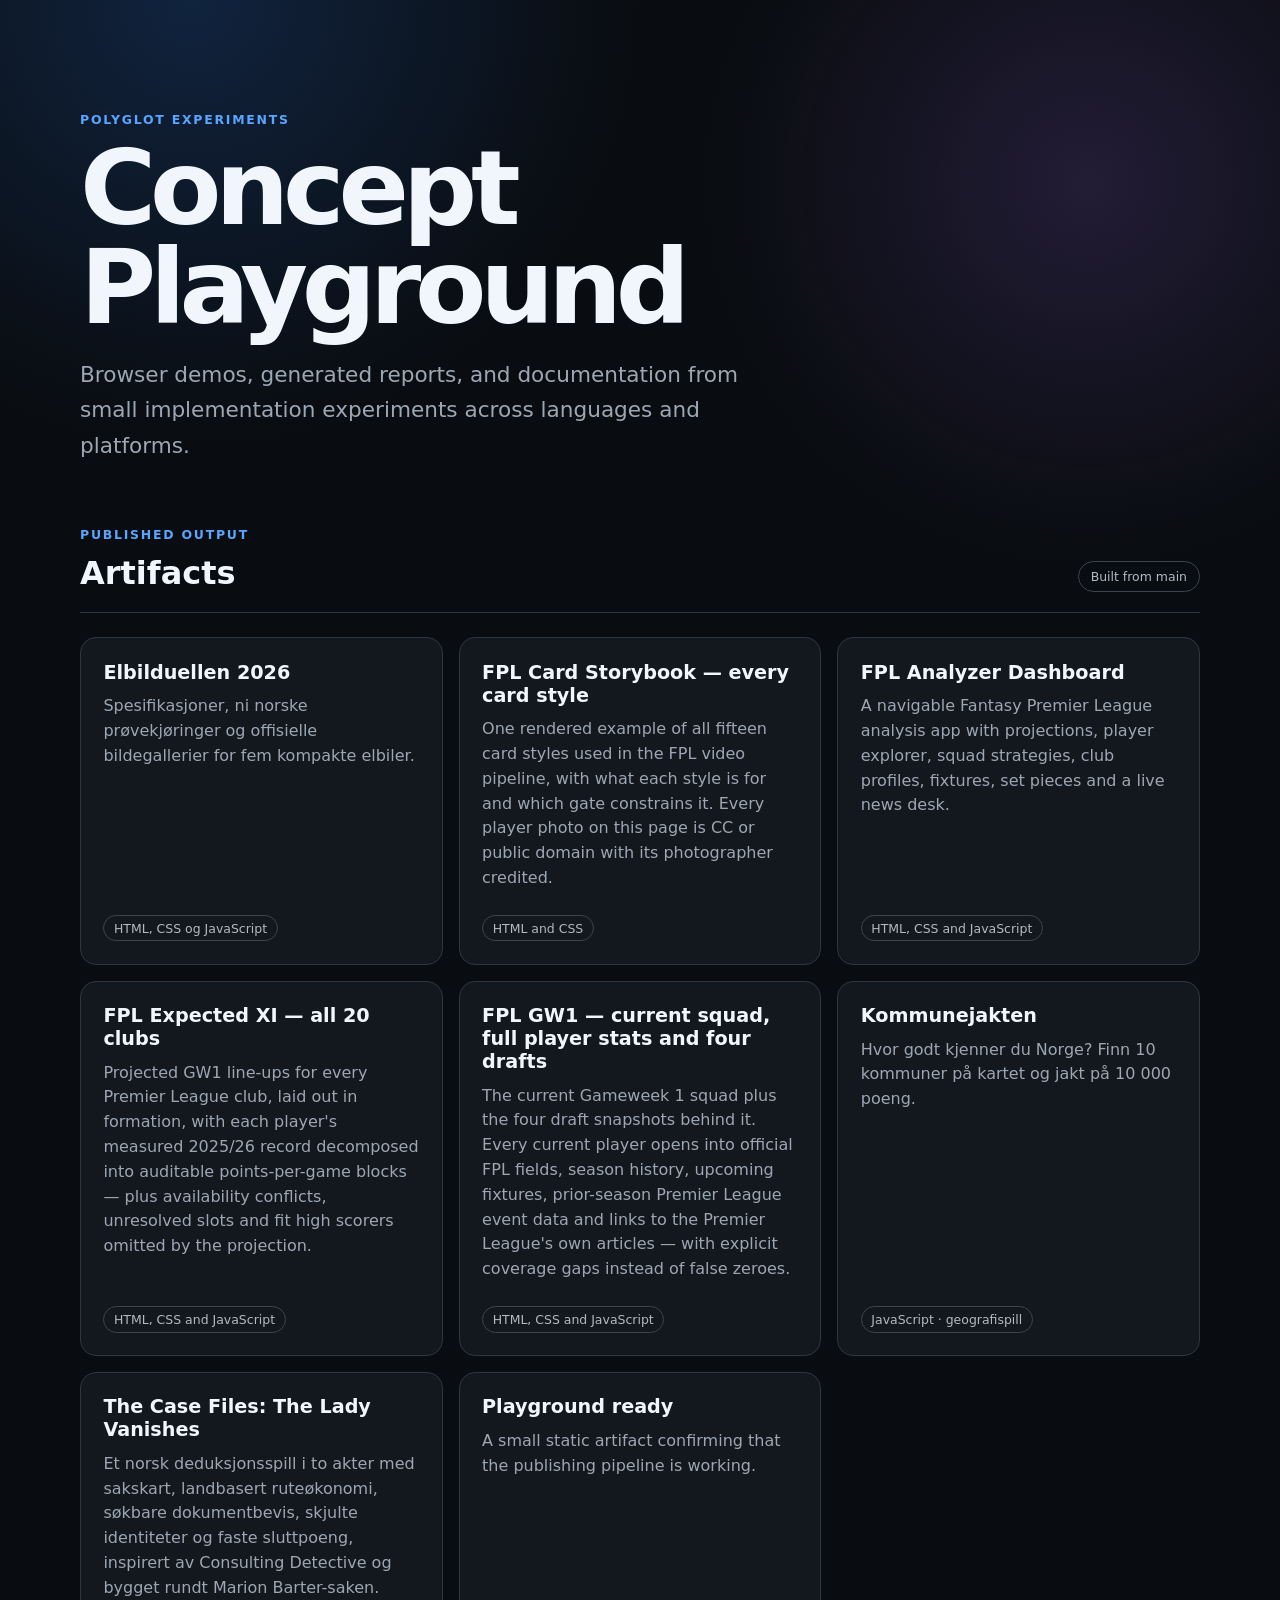
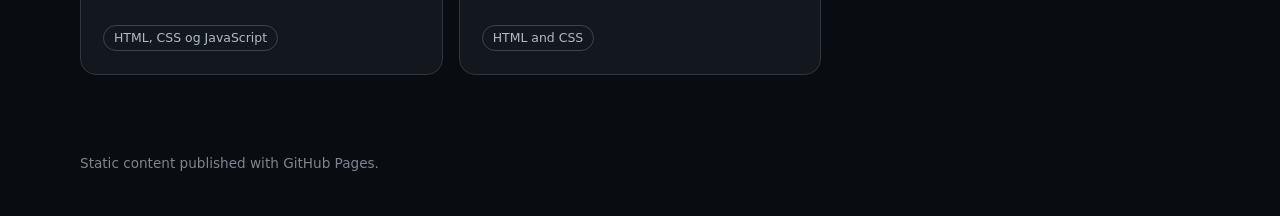
<file: index.html>
<!doctype html>
<html lang="en">
  <head>
    <meta charset="utf-8">
    <meta name="viewport" content="width=device-width, initial-scale=1">
    <meta
      name="description"
      content="Public demos and reports from a private polyglot concept playground."
    >
    <title>Concept Playground</title>
    <link rel="icon" href="./favicon.svg" type="image/svg+xml">
    <link rel="stylesheet" href="./styles.css">
  </head>
  <body>
    <header class="hero">
      <div class="shell">
        <p class="eyebrow">Polyglot experiments</p>
        <h1>Concept Playground</h1>
        <p class="intro">
          Browser demos, generated reports, and documentation from small implementation
          experiments across languages and platforms.
        </p>
      </div>
    </header>

    <main class="shell">
      <section aria-labelledby="artifacts-heading">
        <div class="section-heading">
          <div>
            <p class="eyebrow">Published output</p>
            <h2 id="artifacts-heading">Artifacts</h2>
          </div>
          <span class="status">Built from main</span>
        </div>
        <div class="artifact-grid">
          
          <a class="artifact-card" href="./artifacts/elbil-sammenligning-2026/">
            <h3>Elbilduellen 2026</h3>
            <p>Spesifikasjoner, ni norske prøvekjøringer og offisielle bildegallerier for fem kompakte elbiler.</p>
            <span class="language">HTML, CSS og JavaScript</span>
          </a>

          <a class="artifact-card" href="./artifacts/fpl-card-storybook/">
            <h3>FPL Card Storybook — every card style</h3>
            <p>One rendered example of all fifteen card styles used in the FPL video pipeline, with what each style is for and which gate constrains it. Every player photo on this page is CC or public domain with its photographer credited.</p>
            <span class="language">HTML and CSS</span>
          </a>

          <a class="artifact-card" href="./artifacts/fpl-dashboard/">
            <h3>FPL Analyzer Dashboard</h3>
            <p>A navigable Fantasy Premier League analysis app with projections, player explorer, squad strategies, club profiles, fixtures, set pieces and a live news desk.</p>
            <span class="language">HTML, CSS and JavaScript</span>
          </a>

          <a class="artifact-card" href="./artifacts/fpl-expected-xi/">
            <h3>FPL Expected XI — all 20 clubs</h3>
            <p>Projected GW1 line-ups for every Premier League club, laid out in formation, with each player&#39;s measured 2025/26 record decomposed into auditable points-per-game blocks — plus availability conflicts, unresolved slots and fit high scorers omitted by the projection.</p>
            <span class="language">HTML, CSS and JavaScript</span>
          </a>

          <a class="artifact-card" href="./artifacts/fpl-gw1-drafts/">
            <h3>FPL GW1 — current squad, full player stats and four drafts</h3>
            <p>The current Gameweek 1 squad plus the four draft snapshots behind it. Every current player opens into official FPL fields, season history, upcoming fixtures, prior-season Premier League event data and links to the Premier League&#39;s own articles — with explicit coverage gaps instead of false zeroes.</p>
            <span class="language">HTML, CSS and JavaScript</span>
          </a>

          <a class="artifact-card" href="./artifacts/kommunejakten/">
            <h3>Kommunejakten</h3>
            <p>Hvor godt kjenner du Norge? Finn 10 kommuner på kartet og jakt på 10 000 poeng.</p>
            <span class="language">JavaScript · geografispill</span>
          </a>

          <a class="artifact-card" href="./artifacts/the-lady-vanishes/">
            <h3>The Case Files: The Lady Vanishes</h3>
            <p>Et norsk deduksjonsspill i to akter med sakskart, landbasert ruteøkonomi, søkbare dokumentbevis, skjulte identiteter og faste sluttpoeng, inspirert av Consulting Detective og bygget rundt Marion Barter-saken.</p>
            <span class="language">HTML, CSS og JavaScript</span>
          </a>

          <a class="artifact-card" href="./artifacts/welcome/">
            <h3>Playground ready</h3>
            <p>A small static artifact confirming that the publishing pipeline is working.</p>
            <span class="language">HTML and CSS</span>
          </a>
        </div>
      </section>
    </main>

    <footer class="shell">
      <p>Static content published with GitHub Pages.</p>
    </footer>
  </body>
</html>
</file>
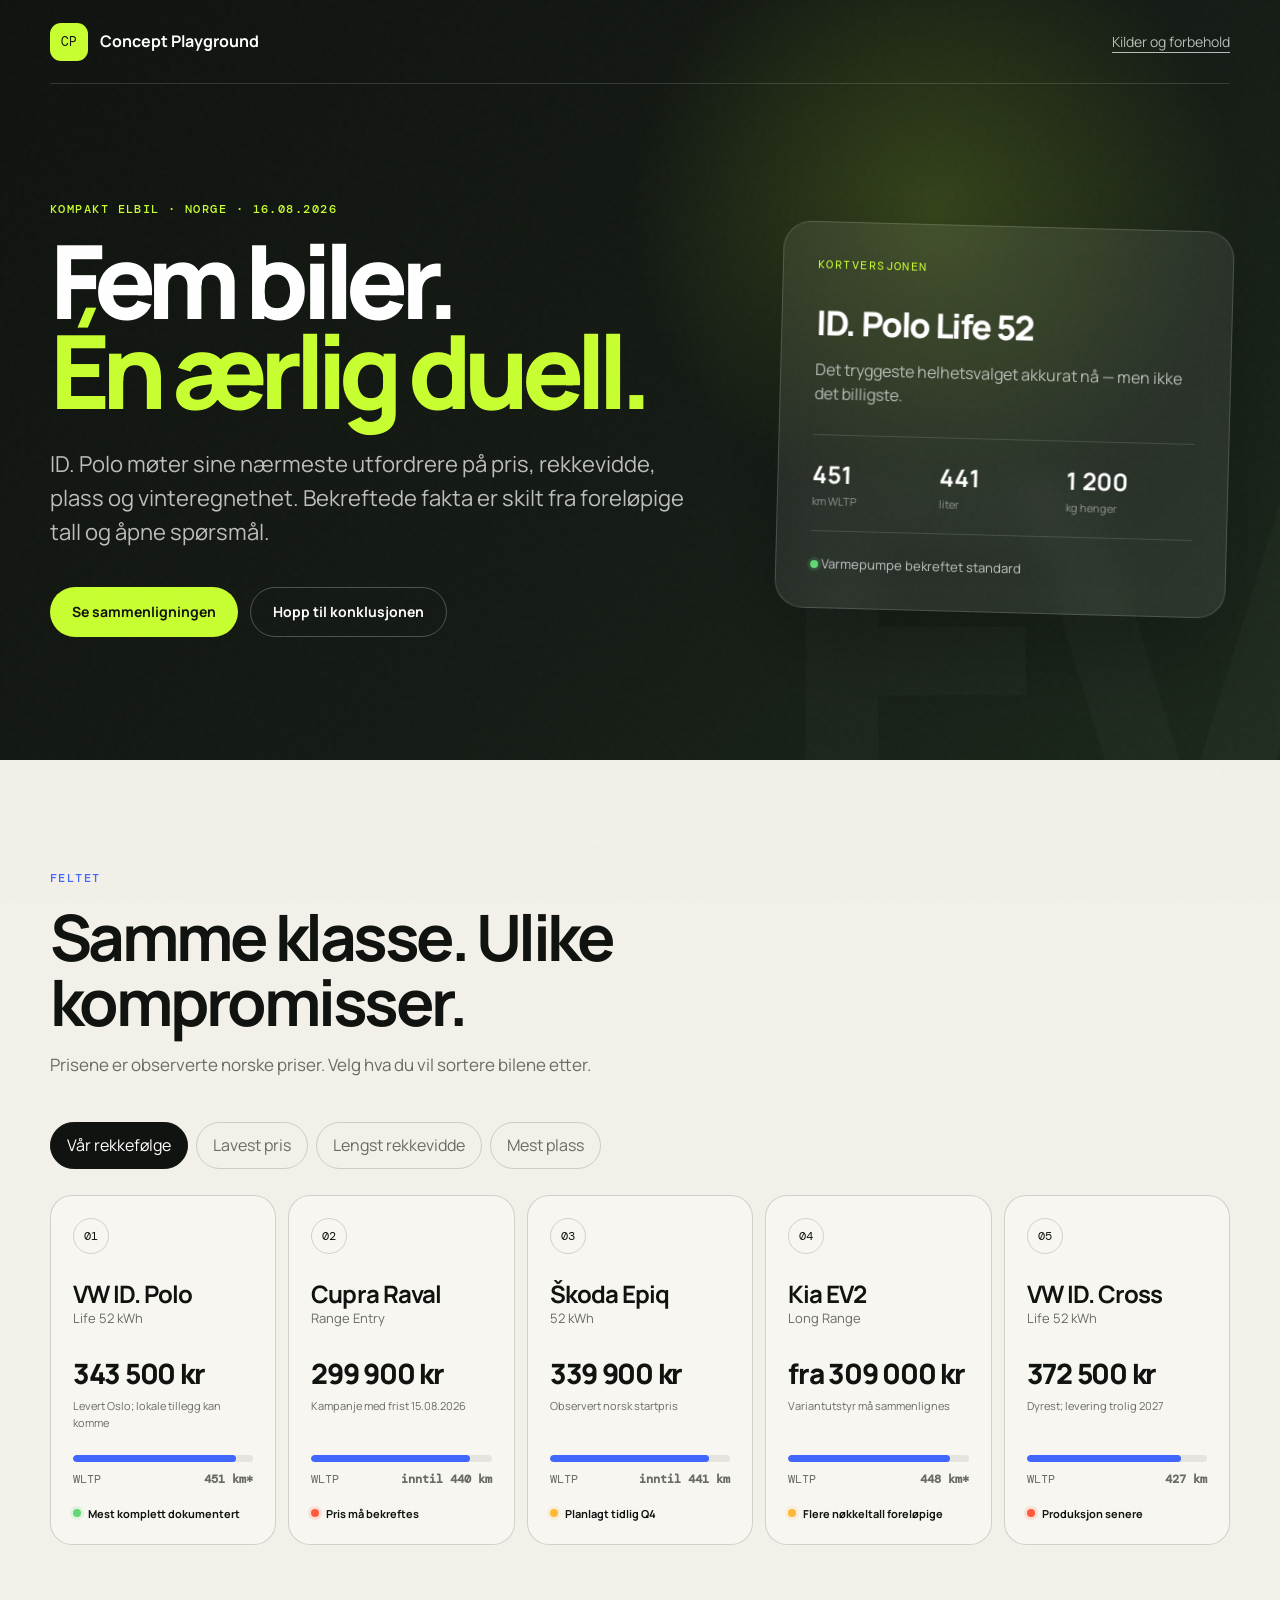
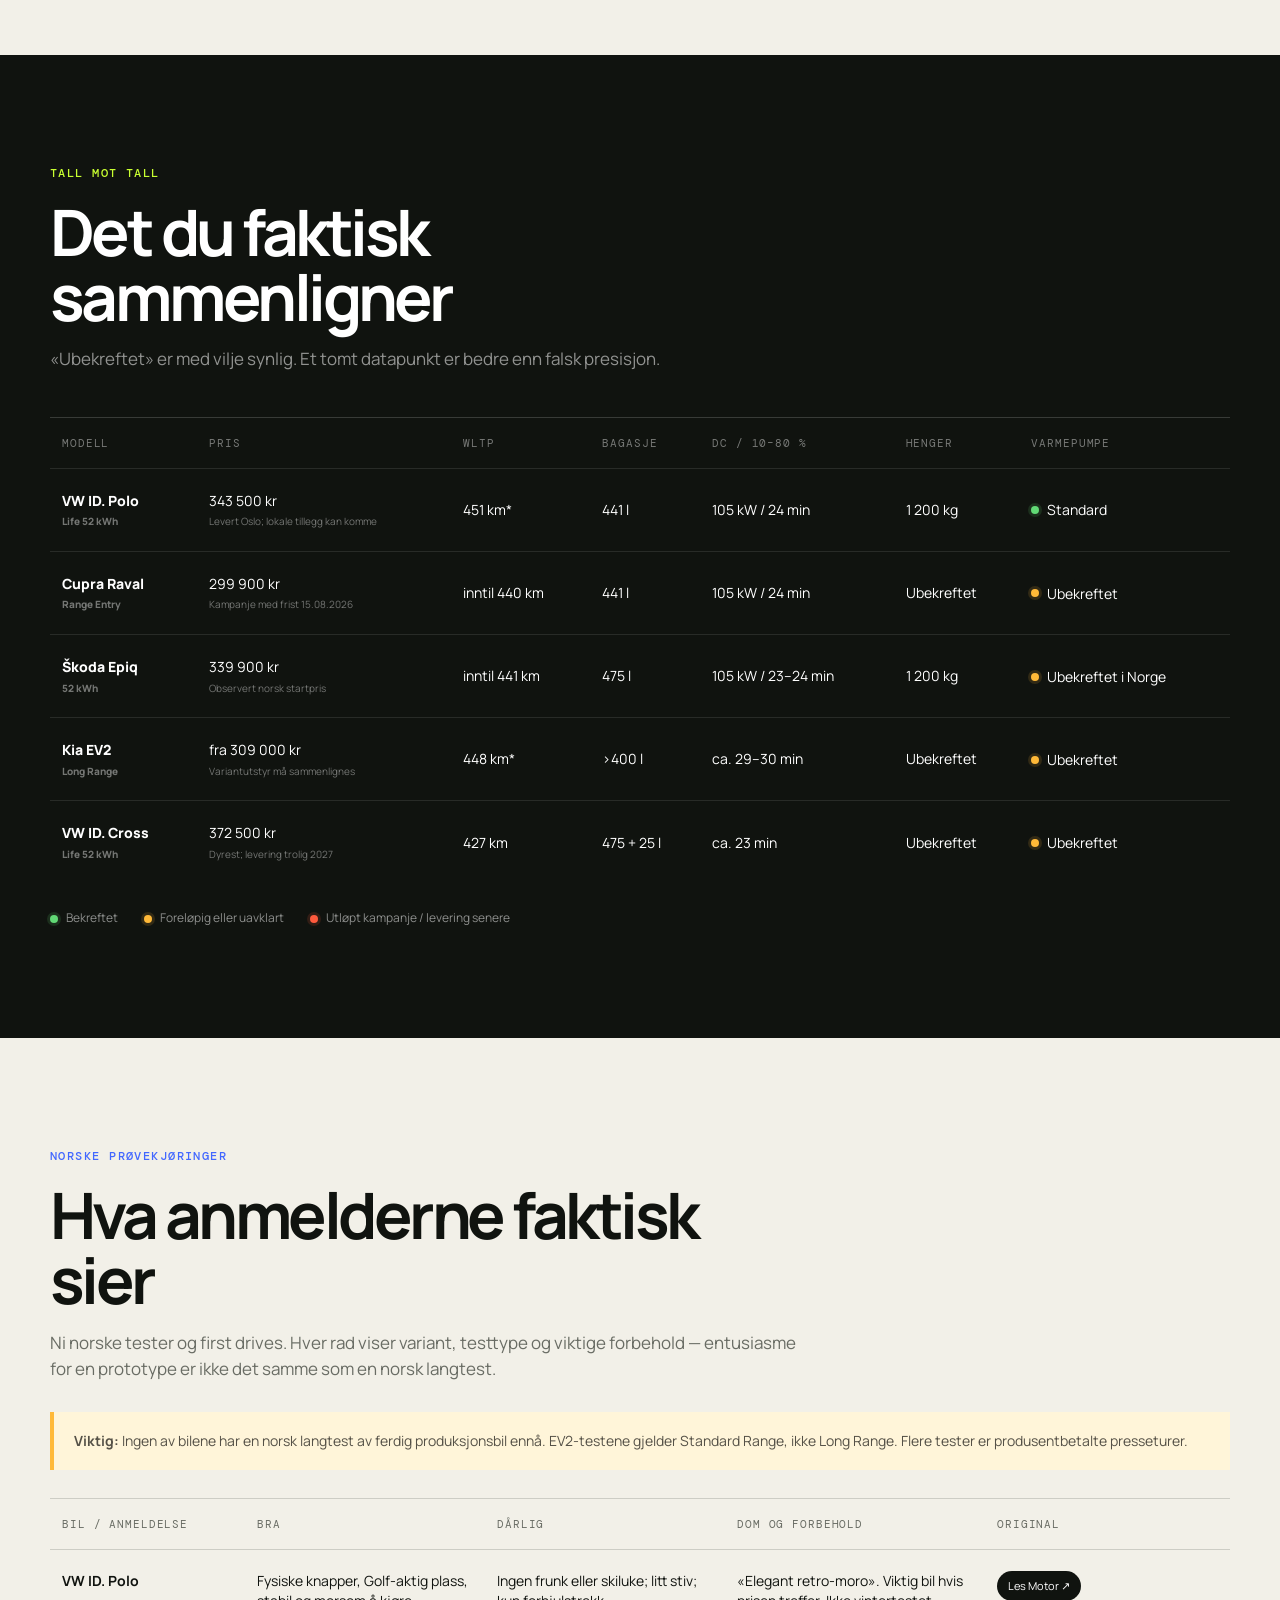
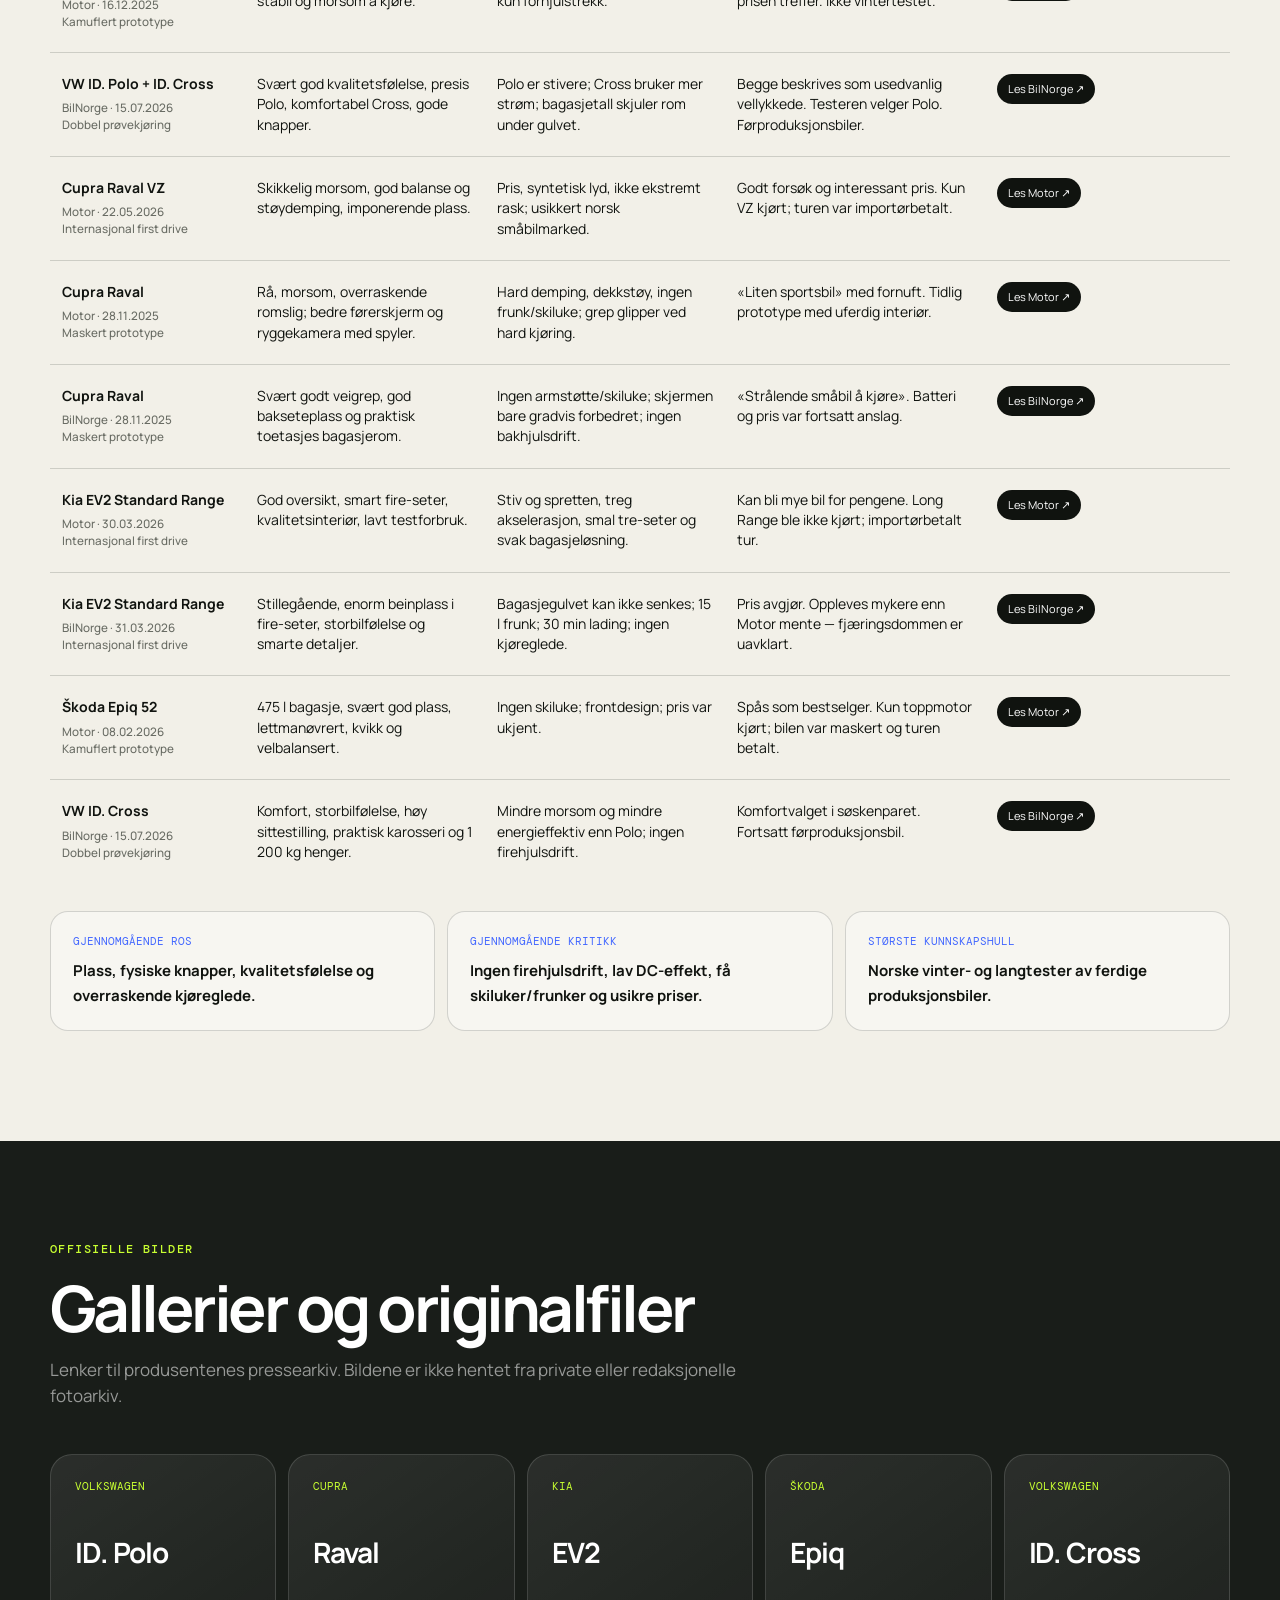
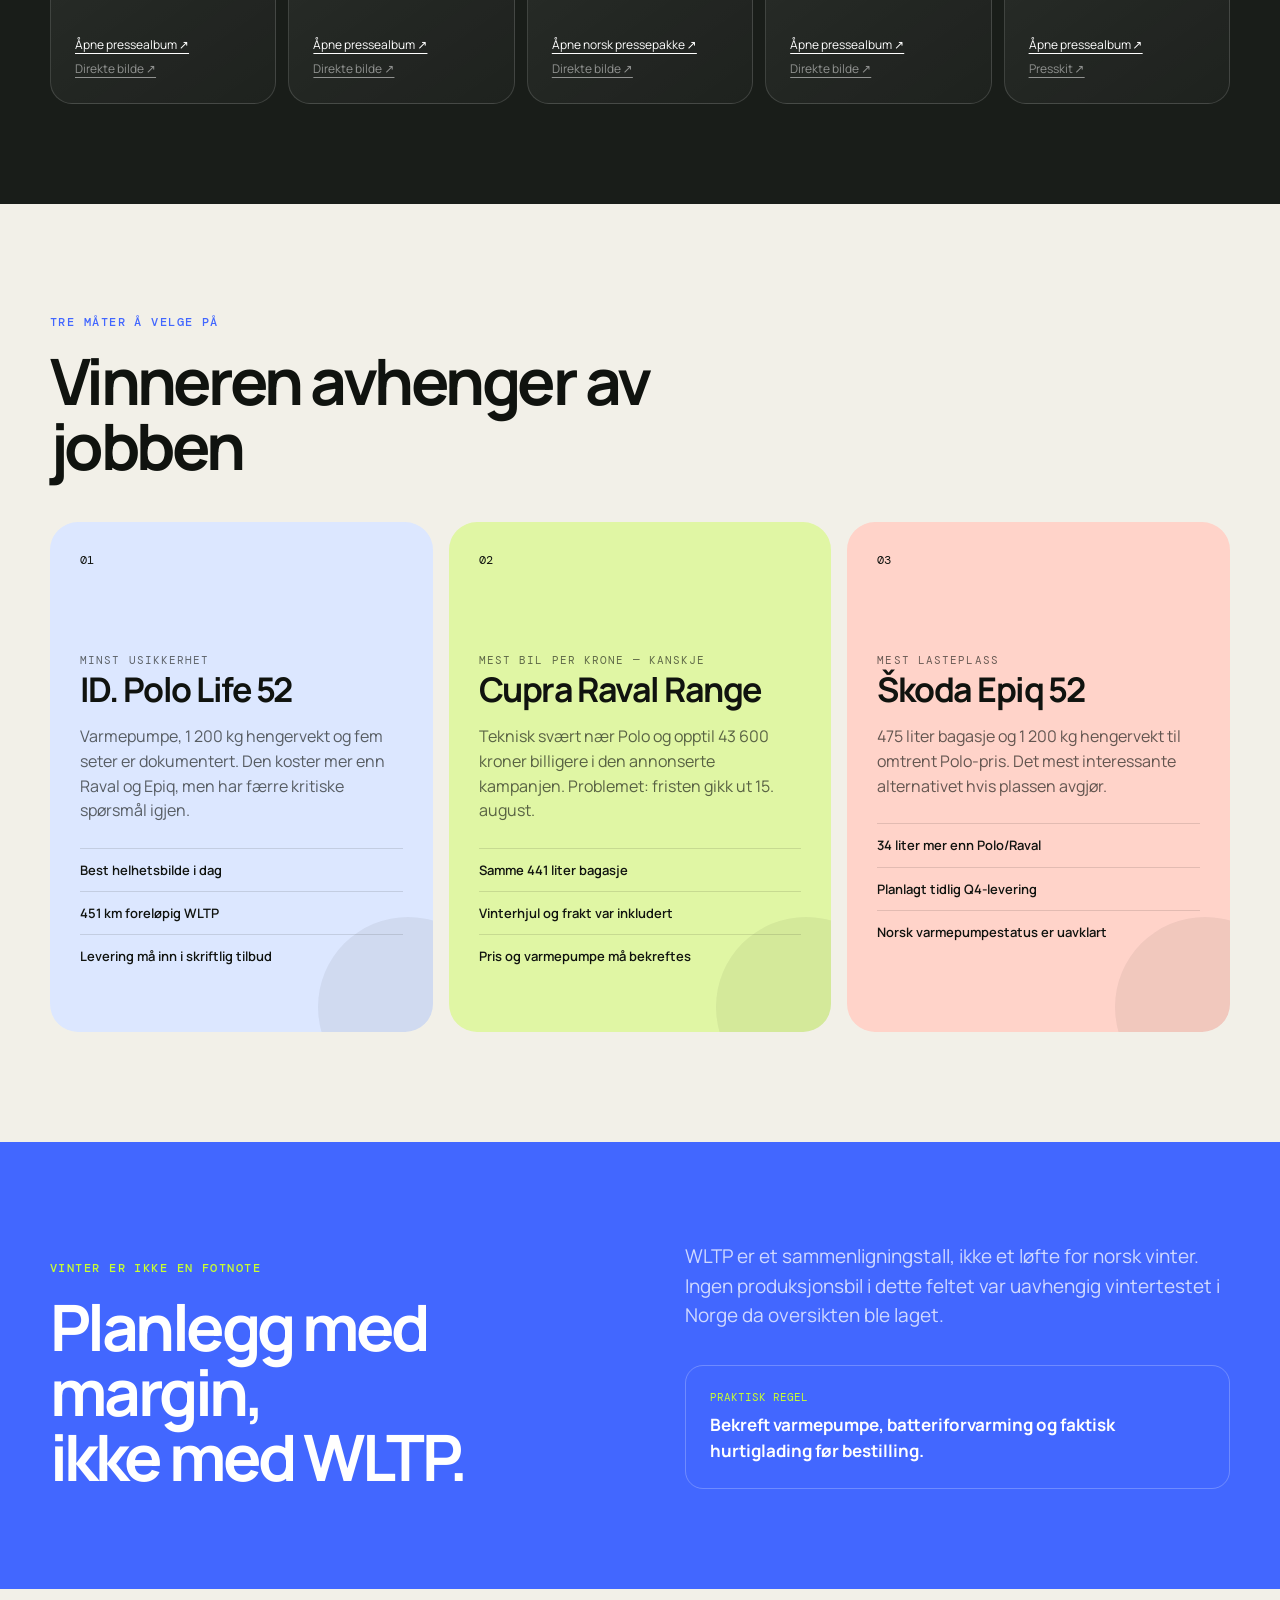
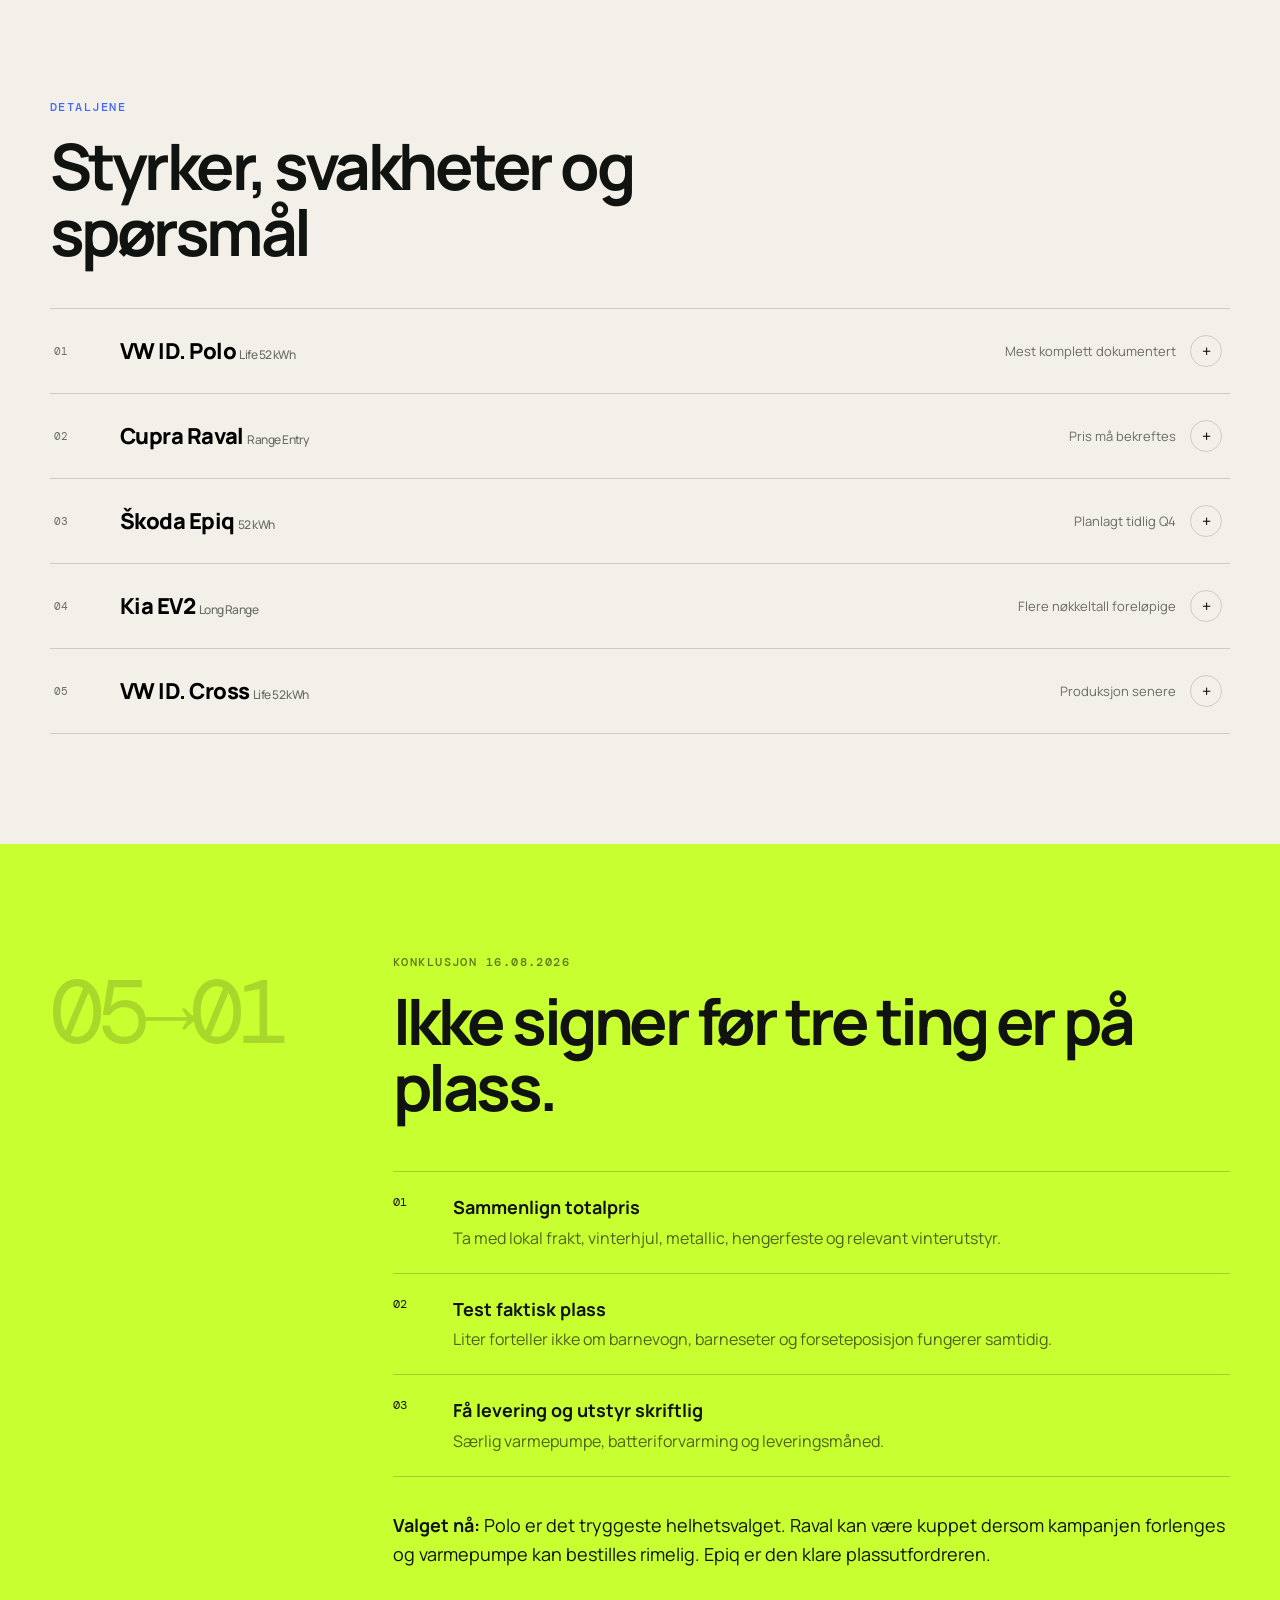
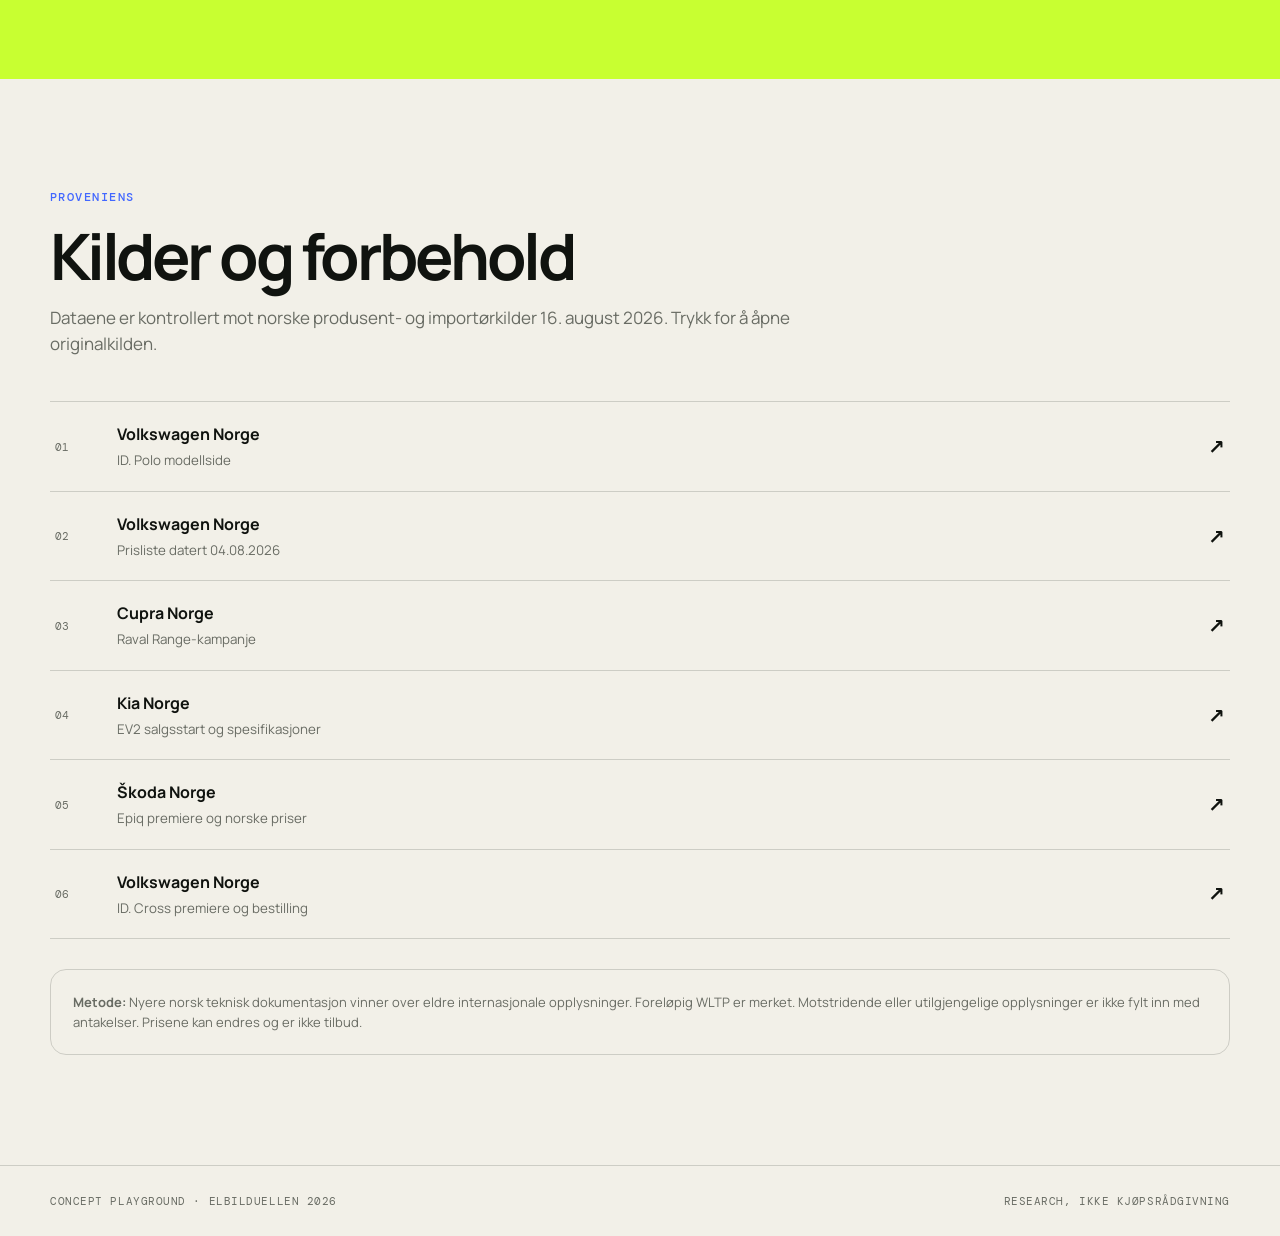
<file: artifacts/elbil-sammenligning-2026/index.html>
<!doctype html>
<html lang="no">
<head>
  <meta charset="utf-8">
  <meta name="viewport" content="width=device-width, initial-scale=1">
  <meta name="description" content="Kildebelagt sammenligning av fem kompakte elbiler for norsk vinter, plass og totalverdi.">
  <title>Elbilduellen 2026</title>
  <link rel="icon" href="../../favicon.svg" type="image/svg+xml">
  <link rel="preconnect" href="https://fonts.googleapis.com">
  <link rel="preconnect" href="https://fonts.gstatic.com" crossorigin>
  <link href="https://fonts.googleapis.com/css2?family=DM+Mono:wght@400;500&family=Manrope:wght@400;500;600;700;800&display=swap" rel="stylesheet">
  <link rel="stylesheet" href="./styles.css">
</head>
<body>
  <div class="noise" aria-hidden="true"></div>
  <header class="hero">
    <nav class="nav shell" aria-label="Hovedmeny">
      <a class="brand" href="../../"><span class="brand-mark">CP</span><span>Concept Playground</span></a>
      <a class="nav-link" href="#kilder">Kilder og forbehold</a>
    </nav>
    <div class="hero-grid shell">
      <div class="hero-copy">
        <p class="eyebrow">KOMPAKT ELBIL · NORGE · 16.08.2026</p>
        <h1>Fem biler.<br><span>Én ærlig duell.</span></h1>
        <p class="lede">ID. Polo møter sine nærmeste utfordrere på pris, rekkevidde, plass og vinteregnethet. Bekreftede fakta er skilt fra foreløpige tall og åpne spørsmål.</p>
        <div class="hero-actions">
          <a class="button button-primary" href="#sammenligning">Se sammenligningen</a>
          <a class="button button-ghost" href="#konklusjon">Hopp til konklusjonen</a>
        </div>
      </div>
      <aside class="hero-verdict" aria-label="Kort konklusjon">
        <div class="verdict-label">Kortversjonen</div>
        <div class="verdict-car">ID. Polo Life 52</div>
        <p>Det tryggeste helhetsvalget akkurat nå — men ikke det billigste.</p>
        <div class="verdict-stats">
          <div><strong>451</strong><span>km WLTP</span></div>
          <div><strong>441</strong><span>liter</span></div>
          <div><strong>1 200</strong><span>kg henger</span></div>
        </div>
        <div class="verdict-note"><span class="dot dot-green"></span> Varmepumpe bekreftet standard</div>
      </aside>
    </div>
  </header>

  <main>
    <section class="snapshot shell" aria-labelledby="snapshot-title">
      <div class="section-heading">
        <p class="eyebrow">FELTET</p>
        <h2 id="snapshot-title">Samme klasse. Ulike kompromisser.</h2>
        <p>Prisene er observerte norske priser. Velg hva du vil sortere bilene etter.</p>
      </div>
      <div class="controls" role="group" aria-label="Sorter biler">
        <button class="control active" type="button" data-sort="editorial">Vår rekkefølge</button>
        <button class="control" type="button" data-sort="price">Lavest pris</button>
        <button class="control" type="button" data-sort="range">Lengst rekkevidde</button>
        <button class="control" type="button" data-sort="cargo">Mest plass</button>
      </div>
      <div class="car-grid" id="car-grid" aria-live="polite"></div>
    </section>

    <section class="comparison" id="sammenligning" aria-labelledby="comparison-title">
      <div class="shell">
        <div class="section-heading section-heading-light">
          <p class="eyebrow">TALL MOT TALL</p>
          <h2 id="comparison-title">Det du faktisk sammenligner</h2>
          <p>«Ubekreftet» er med vilje synlig. Et tomt datapunkt er bedre enn falsk presisjon.</p>
        </div>
        <div class="table-wrap" tabindex="0">
          <table>
            <thead><tr><th>Modell</th><th>Pris</th><th>WLTP</th><th>Bagasje</th><th>DC / 10–80 %</th><th>Henger</th><th>Varmepumpe</th></tr></thead>
            <tbody id="comparison-body"></tbody>
          </table>
        </div>
        <div class="legend">
          <span><i class="dot dot-green"></i> Bekreftet</span>
          <span><i class="dot dot-amber"></i> Foreløpig eller uavklart</span>
          <span><i class="dot dot-red"></i> Utløpt kampanje / levering senere</span>
        </div>
      </div>
    </section>

    <section class="reviews shell" id="anmeldelser" aria-labelledby="reviews-title">
      <div class="section-heading">
        <p class="eyebrow">NORSKE PRØVEKJØRINGER</p>
        <h2 id="reviews-title">Hva anmelderne faktisk sier</h2>
        <p>Ni norske tester og first drives. Hver rad viser variant, testtype og viktige forbehold — entusiasme for en prototype er ikke det samme som en norsk langtest.</p>
      </div>
      <div class="review-alert"><strong>Viktig:</strong> Ingen av bilene har en norsk langtest av ferdig produksjonsbil ennå. EV2-testene gjelder Standard Range, ikke Long Range. Flere tester er produsentbetalte presseturer.</div>
      <div class="review-table-wrap" tabindex="0">
        <table class="review-table">
          <thead><tr><th>Bil / anmeldelse</th><th>Bra</th><th>Dårlig</th><th>Dom og forbehold</th><th>Original</th></tr></thead>
          <tbody>
            <tr><td><strong>VW ID. Polo</strong><small>Motor · 16.12.2025<br>Kamuflert prototype</small></td><td>Fysiske knapper, Golf-aktig plass, stabil og morsom å kjøre.</td><td>Ingen frunk eller skiluke; litt stiv; kun forhjulstrekk.</td><td>«Elegant retro-moro». Viktig bil hvis prisen treffer. Ikke vintertestet.</td><td><a href="https://www.motor.no/bil/provekjort-vw-id-polo/339648" target="_blank" rel="noreferrer">Les Motor ↗</a></td></tr>
            <tr><td><strong>VW ID. Polo + ID. Cross</strong><small>BilNorge · 15.07.2026<br>Dobbel prøvekjøring</small></td><td>Svært god kvalitetsfølelse, presis Polo, komfortabel Cross, gode knapper.</td><td>Polo er stivere; Cross bruker mer strøm; bagasjetall skjuler rom under gulvet.</td><td>Begge beskrives som usedvanlig vellykkede. Testeren velger Polo. Førproduksjonsbiler.</td><td><a href="https://www.bilnorge.no/id-cross-id-polo-liten-suv/tilbyr-valget-fra-start-vi-har-kjort-begge-for-deg/4175597" target="_blank" rel="noreferrer">Les BilNorge ↗</a></td></tr>
            <tr><td><strong>Cupra Raval VZ</strong><small>Motor · 22.05.2026<br>Internasjonal first drive</small></td><td>Skikkelig morsom, god balanse og støydemping, imponerende plass.</td><td>Pris, syntetisk lyd, ikke ekstremt rask; usikkert norsk småbilmarked.</td><td>Godt forsøk og interessant pris. Kun VZ kjørt; turen var importørbetalt.</td><td><a href="https://www.motor.no/bil/vi-har-provekjort-cupra-raval-kan-bli-cupras-gjennombrudd-i-norge/355391" target="_blank" rel="noreferrer">Les Motor ↗</a></td></tr>
            <tr><td><strong>Cupra Raval</strong><small>Motor · 28.11.2025<br>Maskert prototype</small></td><td>Rå, morsom, overraskende romslig; bedre førerskjerm og ryggekamera med spyler.</td><td>Hard demping, dekkstøy, ingen frunk/skiluke; grep glipper ved hard kjøring.</td><td>«Liten sportsbil» med fornuft. Tidlig prototype med uferdig interiør.</td><td><a href="https://www.motor.no/bil/motor-har-kjort-cupra-raval/337915" target="_blank" rel="noreferrer">Les Motor ↗</a></td></tr>
            <tr><td><strong>Cupra Raval</strong><small>BilNorge · 28.11.2025<br>Maskert prototype</small></td><td>Svært godt veigrep, god bakseteplass og praktisk toetasjes bagasjerom.</td><td>Ingen armstøtte/skiluke; skjermen bare gradvis forbedret; ingen bakhjulsdrift.</td><td>«Strålende småbil å kjøre». Batteri og pris var fortsatt anslag.</td><td><a href="https://www.bilnorge.no/barcelona-bilbransjenytt-bilentusiaster/cupra-raval-kommer-forst/4154339" target="_blank" rel="noreferrer">Les BilNorge ↗</a></td></tr>
            <tr><td><strong>Kia EV2 Standard Range</strong><small>Motor · 30.03.2026<br>Internasjonal first drive</small></td><td>God oversikt, smart fire-seter, kvalitetsinteriør, lavt testforbruk.</td><td>Stiv og spretten, treg akselerasjon, smal tre-seter og svak bagasjeløsning.</td><td>Kan bli mye bil for pengene. Long Range ble ikke kjørt; importørbetalt tur.</td><td><a href="https://www.motor.no/aktuelt/provekjort-kia-ev2-na-begynner-smatt-a-bli-virkelig-godt/350785" target="_blank" rel="noreferrer">Les Motor ↗</a></td></tr>
            <tr><td><strong>Kia EV2 Standard Range</strong><small>BilNorge · 31.03.2026<br>Internasjonal first drive</small></td><td>Stillegående, enorm beinplass i fire-seter, storbilfølelse og smarte detaljer.</td><td>Bagasjegulvet kan ikke senkes; 15 l frunk; 30 min lading; ingen kjøreglede.</td><td>Pris avgjør. Oppleves mykere enn Motor mente — fjæringsdommen er uavklart.</td><td><a href="https://www.bilnorge.no/baksete-batteripakke-biltester/i-denne-smabilen-er-det-mye-mer-plass-enn-du-tror/4166456" target="_blank" rel="noreferrer">Les BilNorge ↗</a></td></tr>
            <tr><td><strong>Škoda Epiq 52</strong><small>Motor · 08.02.2026<br>Kamuflert prototype</small></td><td>475 l bagasje, svært god plass, lettmanøvrert, kvikk og velbalansert.</td><td>Ingen skiluke; frontdesign; pris var ukjent.</td><td>Spås som bestselger. Kun toppmotor kjørt; bilen var maskert og turen betalt.</td><td><a href="https://www.motor.no/bil/motor-har-provekjort-skoda-epiq/345489" target="_blank" rel="noreferrer">Les Motor ↗</a></td></tr>
            <tr><td><strong>VW ID. Cross</strong><small>BilNorge · 15.07.2026<br>Dobbel prøvekjøring</small></td><td>Komfort, storbilfølelse, høy sittestilling, praktisk karosseri og 1 200 kg henger.</td><td>Mindre morsom og mindre energieffektiv enn Polo; ingen firehjulsdrift.</td><td>Komfortvalget i søskenparet. Fortsatt førproduksjonsbil.</td><td><a href="https://www.bilnorge.no/id-cross-id-polo-liten-suv/tilbyr-valget-fra-start-vi-har-kjort-begge-for-deg/4175597" target="_blank" rel="noreferrer">Les BilNorge ↗</a></td></tr>
          </tbody>
        </table>
      </div>
      <div class="review-synthesis">
        <article><span>Gjennomgående ros</span><strong>Plass, fysiske knapper, kvalitetsfølelse og overraskende kjøreglede.</strong></article>
        <article><span>Gjennomgående kritikk</span><strong>Ingen firehjulsdrift, lav DC-effekt, få skiluker/frunker og usikre priser.</strong></article>
        <article><span>Største kunnskapshull</span><strong>Norske vinter- og langtester av ferdige produksjonsbiler.</strong></article>
      </div>
    </section>

    <section class="photo-links" aria-labelledby="photos-title">
      <div class="shell">
        <div class="section-heading section-heading-light"><p class="eyebrow">OFFISIELLE BILDER</p><h2 id="photos-title">Gallerier og originalfiler</h2><p>Lenker til produsentenes pressearkiv. Bildene er ikke hentet fra private eller redaksjonelle fotoarkiv.</p></div>
        <div class="photo-grid">
          <article><span>Volkswagen</span><h3>ID. Polo</h3><a href="https://www.volkswagen-newsroom.com/en/images/albums/id-polo-7103" target="_blank" rel="noreferrer">Åpne pressealbum ↗</a><a class="image-file" href="https://uploads.vw-mms.de/system/production/images/vwn/088/007/images/b49c7ac60a1959f8a48e4d695ea27b87cbc42819/DB2026AU00291_retina_2400.jpg" target="_blank" rel="noreferrer">Direkte bilde ↗</a></article>
          <article><span>Cupra</span><h3>Raval</h3><a href="https://www.seat-cupra-mediacenter.com/CUPRA-Brand/presskits/cupra-raval/Photos" target="_blank" rel="noreferrer">Åpne pressealbum ↗</a><a class="image-file" href="https://www.seat-cupra-mediacenter.com/content/dam/seat-media-center/allnews/news/2026/04/2026-04-09/001_CUPRA-Raval-Plasma__HQ.jpg" target="_blank" rel="noreferrer">Direkte bilde ↗</a></article>
          <article><span>Kia</span><h3>EV2</h3><a href="https://kommunikasjon.ntb.no/pressemelding/18967754/slik-blir-ev2-long-range-produksjonen-har-startet?publisherId=17847239&amp;lang=no" target="_blank" rel="noreferrer">Åpne norsk pressepakke ↗</a><a class="image-file" href="https://kommunikasjon.ntb.no/data/images/public/17847239/18967754/7cd9089d-d520-4635-83f1-d1ea78d401a1-w_960.jpg" target="_blank" rel="noreferrer">Direkte bilde ↗</a></article>
          <article><span>Škoda</span><h3>Epiq</h3><a href="https://www.skoda-storyboard.com/en/skoda-epiq-press-kit-event-gallery/" target="_blank" rel="noreferrer">Åpne pressealbum ↗</a><a class="image-file" href="https://cdn.skoda-storyboard.com/2026/05/260519_World-premiere-of-the-all-new-Skoda-Epiq-photorelease-1_aa1d274d.jpg" target="_blank" rel="noreferrer">Direkte bilde ↗</a></article>
          <article><span>Volkswagen</span><h3>ID. Cross</h3><a href="https://www.volkswagen-newsroom.com/en/images/albums/id-cross-7199" target="_blank" rel="noreferrer">Åpne pressealbum ↗</a><a class="image-file" href="https://www.volkswagen-newsroom.com/en/id-cross-20191" target="_blank" rel="noreferrer">Presskit ↗</a></article>
        </div>
      </div>
    </section>

    <section class="scenarios shell" aria-labelledby="scenario-title">
      <div class="section-heading">
        <p class="eyebrow">TRE MÅTER Å VELGE PÅ</p>
        <h2 id="scenario-title">Vinneren avhenger av jobben</h2>
      </div>
      <div class="scenario-grid">
        <article class="scenario scenario-winter">
          <div class="scenario-number">01</div>
          <p class="scenario-kicker">Minst usikkerhet</p>
          <h3>ID. Polo Life 52</h3>
          <p>Varmepumpe, 1 200 kg hengervekt og fem seter er dokumentert. Den koster mer enn Raval og Epiq, men har færre kritiske spørsmål igjen.</p>
          <ul><li>Best helhetsbilde i dag</li><li>451 km foreløpig WLTP</li><li>Levering må inn i skriftlig tilbud</li></ul>
        </article>
        <article class="scenario scenario-value">
          <div class="scenario-number">02</div>
          <p class="scenario-kicker">Mest bil per krone — kanskje</p>
          <h3>Cupra Raval Range</h3>
          <p>Teknisk svært nær Polo og opptil 43 600 kroner billigere i den annonserte kampanjen. Problemet: fristen gikk ut 15. august.</p>
          <ul><li>Samme 441 liter bagasje</li><li>Vinterhjul og frakt var inkludert</li><li>Pris og varmepumpe må bekreftes</li></ul>
        </article>
        <article class="scenario scenario-space">
          <div class="scenario-number">03</div>
          <p class="scenario-kicker">Mest lasteplass</p>
          <h3>Škoda Epiq 52</h3>
          <p>475 liter bagasje og 1 200 kg hengervekt til omtrent Polo-pris. Det mest interessante alternativet hvis plassen avgjør.</p>
          <ul><li>34 liter mer enn Polo/Raval</li><li>Planlagt tidlig Q4-levering</li><li>Norsk varmepumpestatus er uavklart</li></ul>
        </article>
      </div>
    </section>

    <section class="winter-section" aria-labelledby="winter-title">
      <div class="shell winter-grid">
        <div><p class="eyebrow">VINTER ER IKKE EN FOTNOTE</p><h2 id="winter-title">Planlegg med margin,<br>ikke med WLTP.</h2></div>
        <div class="winter-copy">
          <p>WLTP er et sammenligningstall, ikke et løfte for norsk vinter. Ingen produksjonsbil i dette feltet var uavhengig vintertestet i Norge da oversikten ble laget.</p>
          <div class="winter-rule"><span>Praktisk regel</span><strong>Bekreft varmepumpe, batteriforvarming og faktisk hurtiglading før bestilling.</strong></div>
        </div>
      </div>
    </section>

    <section class="deep-dive shell" aria-labelledby="details-title">
      <div class="section-heading"><p class="eyebrow">DETALJENE</p><h2 id="details-title">Styrker, svakheter og spørsmål</h2></div>
      <div class="accordion" id="accordion"></div>
    </section>

    <section class="verdict-section" id="konklusjon" aria-labelledby="verdict-title">
      <div class="shell verdict-grid">
        <div class="verdict-index">05→01</div>
        <div>
          <p class="eyebrow">KONKLUSJON 16.08.2026</p>
          <h2 id="verdict-title">Ikke signer før tre ting er på plass.</h2>
          <ol class="action-list">
            <li><span>01</span><div><strong>Sammenlign totalpris</strong><p>Ta med lokal frakt, vinterhjul, metallic, hengerfeste og relevant vinterutstyr.</p></div></li>
            <li><span>02</span><div><strong>Test faktisk plass</strong><p>Liter forteller ikke om barnevogn, barneseter og forseteposisjon fungerer samtidig.</p></div></li>
            <li><span>03</span><div><strong>Få levering og utstyr skriftlig</strong><p>Særlig varmepumpe, batteriforvarming og leveringsmåned.</p></div></li>
          </ol>
          <p class="final-call"><strong>Valget nå:</strong> Polo er det tryggeste helhetsvalget. Raval kan være kuppet dersom kampanjen forlenges og varmepumpe kan bestilles rimelig. Epiq er den klare plassutfordreren.</p>
        </div>
      </div>
    </section>

    <section class="sources shell" id="kilder" aria-labelledby="sources-title">
      <div class="section-heading">
        <p class="eyebrow">PROVENIENS</p><h2 id="sources-title">Kilder og forbehold</h2>
        <p>Dataene er kontrollert mot norske produsent- og importørkilder 16. august 2026. Trykk for å åpne originalkilden.</p>
      </div>
      <div class="source-list">
        <a href="https://www.volkswagen.no/no/alle-bilmodeller/id-polo.html" target="_blank" rel="noreferrer"><span>01</span><div><strong>Volkswagen Norge</strong><small>ID. Polo modellside</small></div><b>↗</b></a>
        <a href="https://www.volkswagen.no/idhub/content/dam/onehub_pkw/importers/no/priser-og-brosjyrer/id-polo/prisliste-id-polo.pdf" target="_blank" rel="noreferrer"><span>02</span><div><strong>Volkswagen Norge</strong><small>Prisliste datert 04.08.2026</small></div><b>↗</b></a>
        <a href="https://www.cupraofficial.no/elbilkampanjer/kjope-raval-range" target="_blank" rel="noreferrer"><span>03</span><div><strong>Cupra Norge</strong><small>Raval Range-kampanje</small></div><b>↗</b></a>
        <a href="https://kommunikasjon.ntb.no/pressemelding/18971144/kia-ev2-na-starter-salget?publisherId=17847239&amp;lang=no" target="_blank" rel="noreferrer"><span>04</span><div><strong>Kia Norge</strong><small>EV2 salgsstart og spesifikasjoner</small></div><b>↗</b></a>
        <a href="https://kommunikasjon.ntb.no/pressemelding/18909160/verdenspremiere-for-skoda-epiq-liten-pa-utsiden-stor-og-smart-pa-innsiden?publisherId=16054733&amp;lang=no" target="_blank" rel="noreferrer"><span>05</span><div><strong>Škoda Norge</strong><small>Epiq premiere og norske priser</small></div><b>↗</b></a>
        <a href="https://kommunikasjon.ntb.no/pressemelding/18993395/verdenspremiere-na-kan-du-bestille-volkswagen-id-cross?publisherId=16054789&amp;lang=no" target="_blank" rel="noreferrer"><span>06</span><div><strong>Volkswagen Norge</strong><small>ID. Cross premiere og bestilling</small></div><b>↗</b></a>
      </div>
      <div class="method-note"><strong>Metode:</strong> Nyere norsk teknisk dokumentasjon vinner over eldre internasjonale opplysninger. Foreløpig WLTP er merket. Motstridende eller utilgjengelige opplysninger er ikke fylt inn med antakelser. Prisene kan endres og er ikke tilbud.</div>
    </section>
  </main>

  <footer><div class="shell footer-inner"><span>Concept Playground · Elbilduellen 2026</span><span>Research, ikke kjøpsrådgivning</span></div></footer>
  <script src="./app.js"></script>
</body>
</html>
</file>
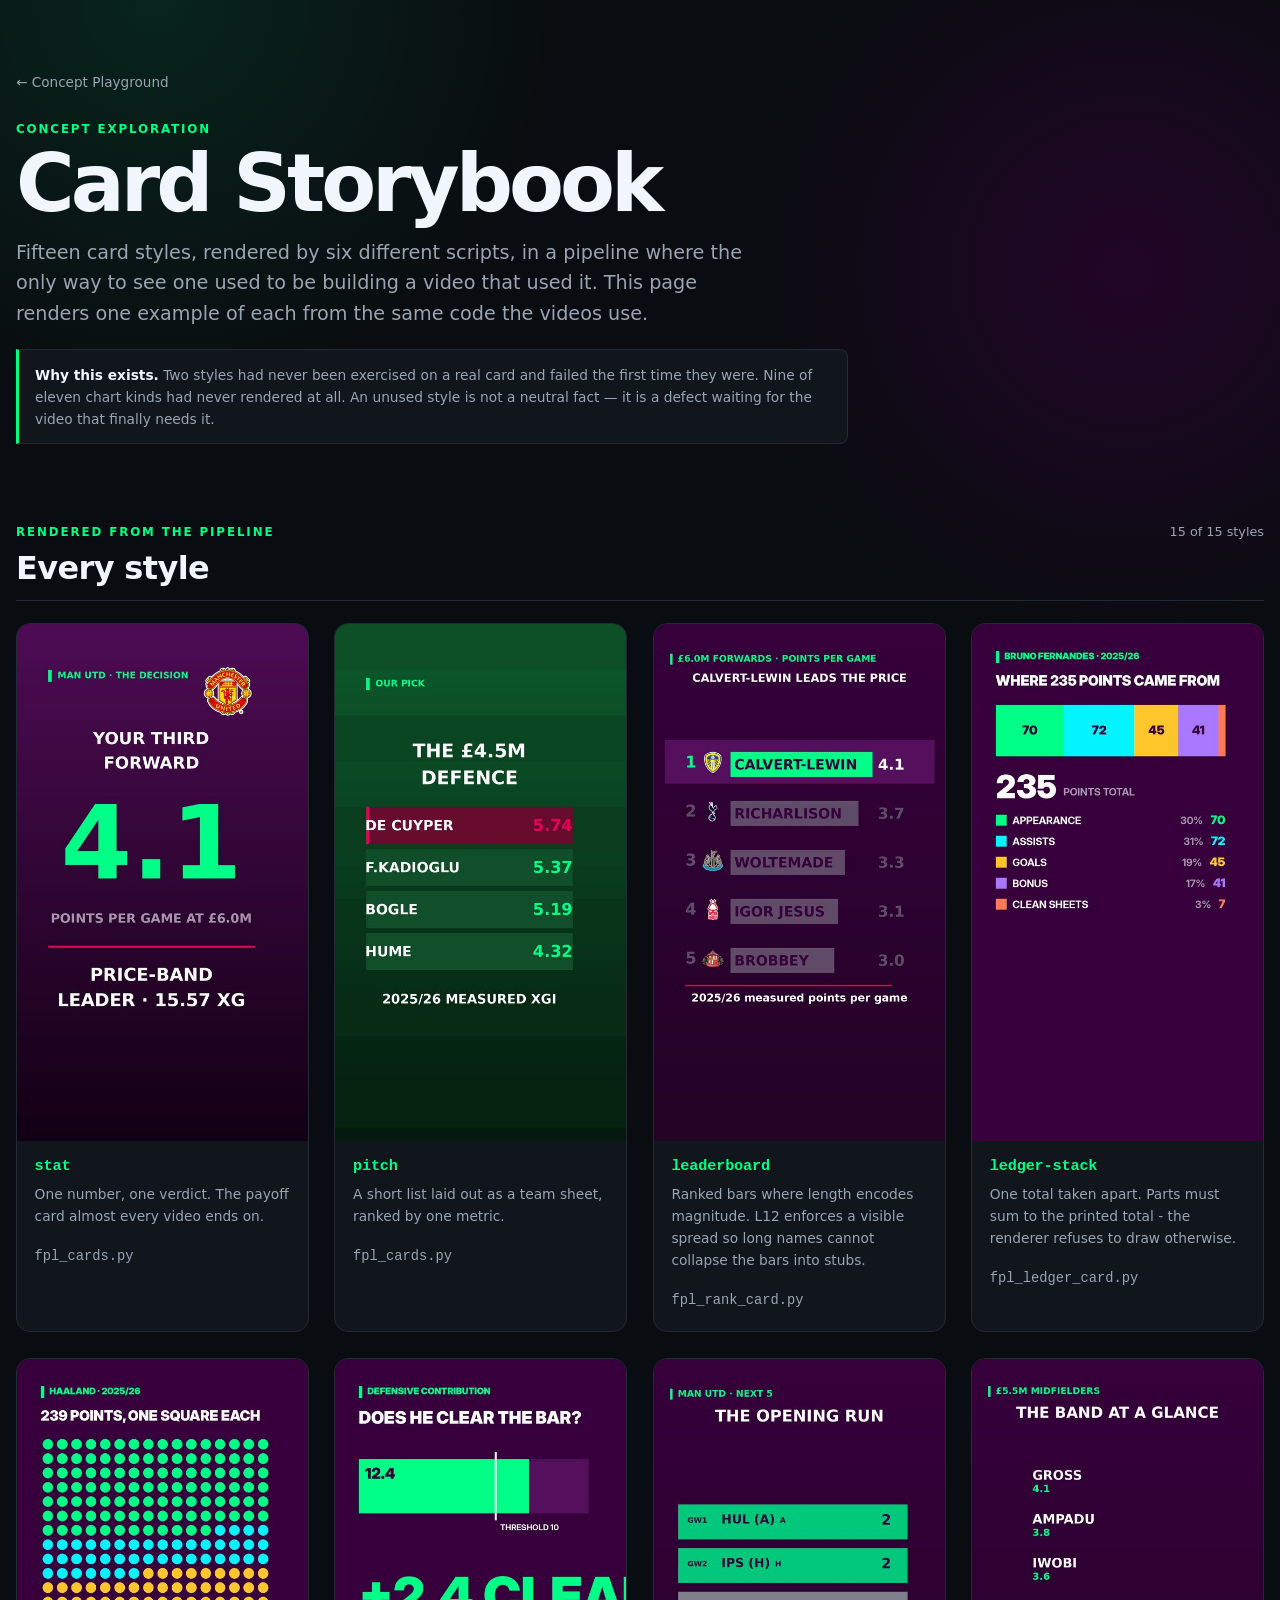
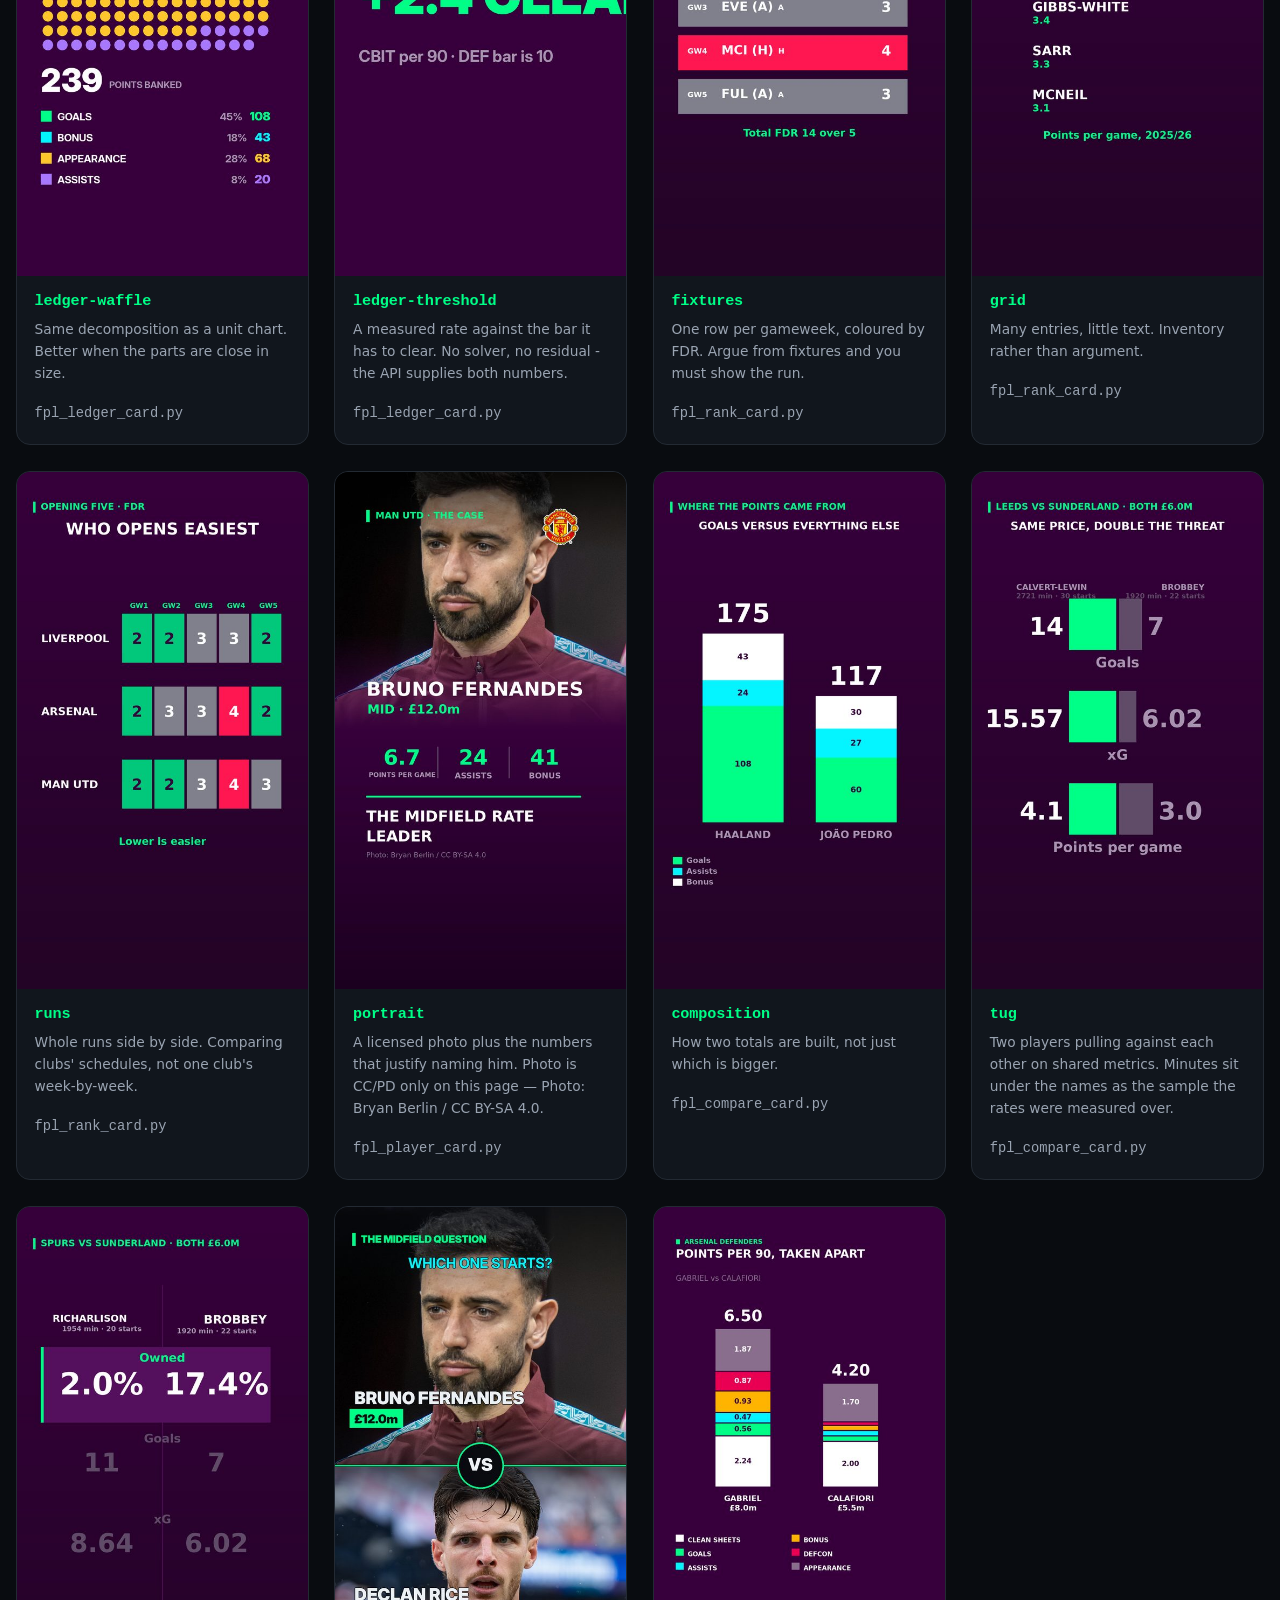
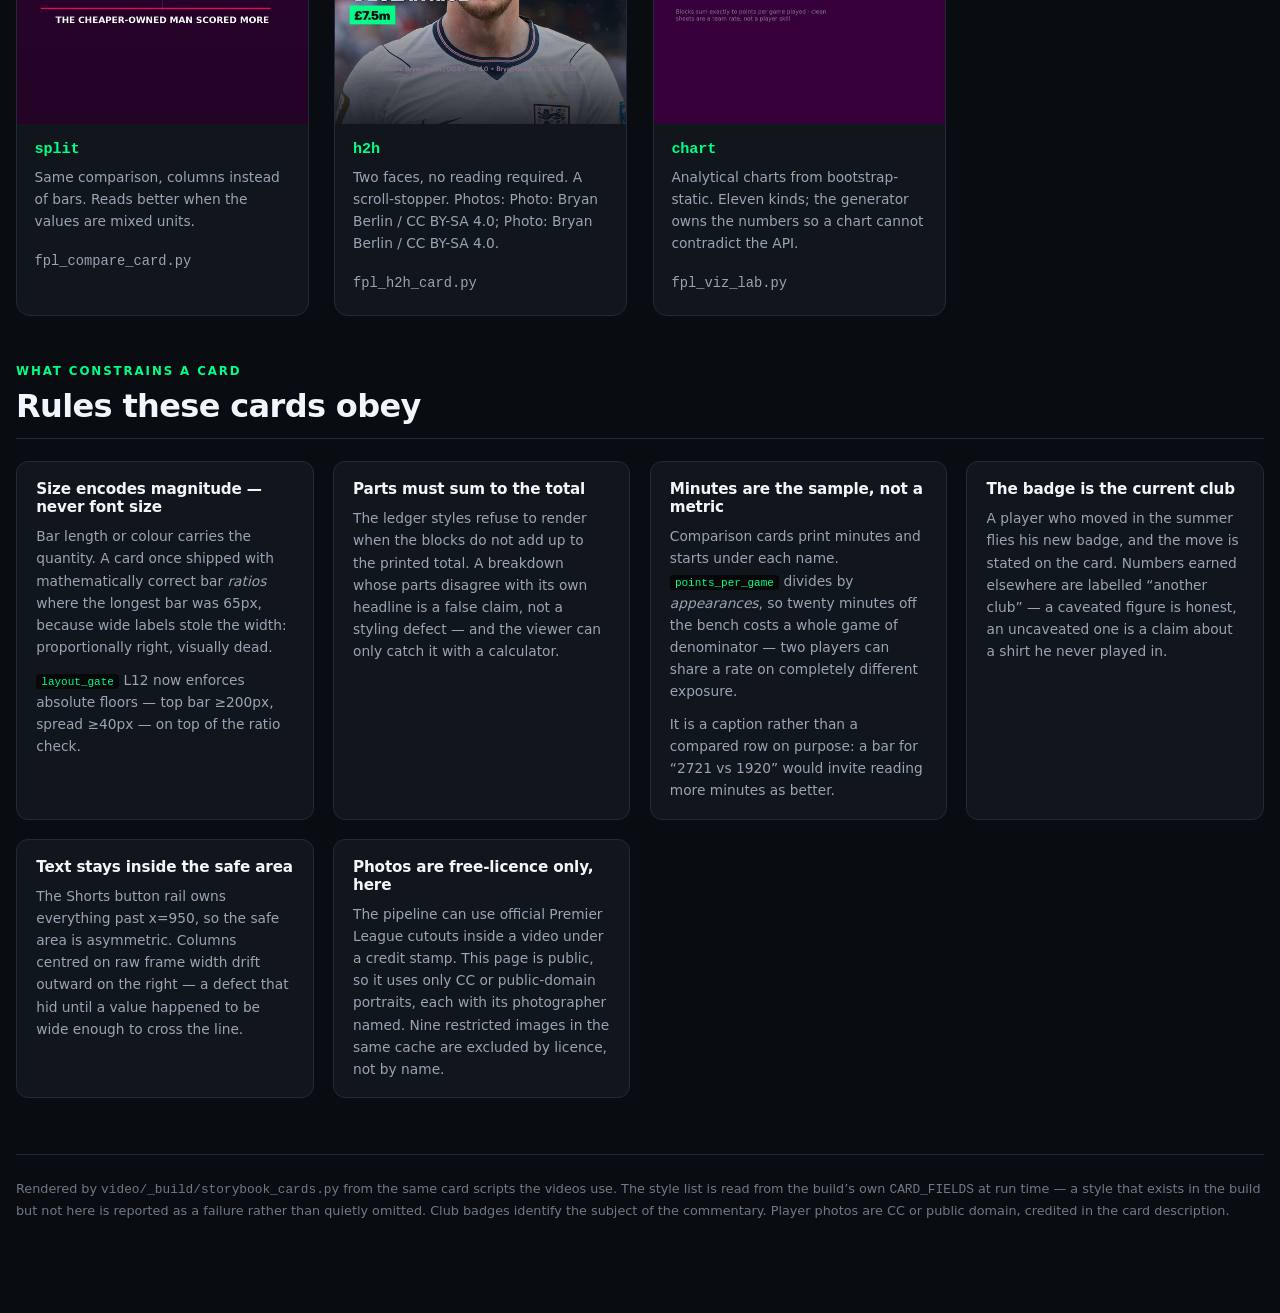
<file: artifacts/fpl-card-storybook/index.html>
<!doctype html>
<html lang="en">
  <head>
    <meta charset="utf-8">
    <meta name="viewport" content="width=device-width, initial-scale=1">
    <title>FPL Card Storybook — every card style</title>
    <meta
      name="description"
      content="One rendered example of all fifteen card styles used in the FPL video pipeline, with what each style is for and which gate constrains it."
    >
    <link rel="stylesheet" href="./styles.css">
  </head>
  <body>
    <header class="hero">
      <div class="shell">
        <a class="back" href="../../">← Concept Playground</a>
        <p class="eyebrow">Concept exploration</p>
        <h1>Card Storybook</h1>
        <p class="intro">
          Fifteen card styles, rendered by six different scripts, in a pipeline where
          the only way to see one used to be building a video that used it. This page
          renders one example of each from the same code the videos use.
        </p>
        <p class="provenance">
          <strong>Why this exists.</strong> Two styles had never been exercised on a
          real card and failed the first time they were. Nine of eleven chart kinds
          had never rendered at all. An unused style is not a neutral fact — it is a
          defect waiting for the video that finally needs it.
        </p>
      </div>
    </header>

    <main class="shell">
      <section aria-labelledby="styles-heading">
        <div class="section-heading">
          <div>
            <p class="eyebrow">Rendered from the pipeline</p>
            <h2 id="styles-heading">Every style</h2>
          </div>
          <span class="count" id="count"></span>
        </div>
        <div class="grid" id="grid"></div>
      </section>

      <section aria-labelledby="rules-heading">
        <div class="section-heading">
          <div>
            <p class="eyebrow">What constrains a card</p>
            <h2 id="rules-heading">Rules these cards obey</h2>
          </div>
        </div>
        <div class="notes">
          <article class="note">
            <h3>Size encodes magnitude — never font size</h3>
            <p>
              Bar length or colour carries the quantity. A card once shipped with
              mathematically correct bar <em>ratios</em> where the longest bar was
              65px, because wide labels stole the width: proportionally right,
              visually dead.
            </p>
            <p>
              <code>layout_gate</code> L12 now enforces absolute floors — top bar
              ≥200px, spread ≥40px — on top of the ratio check.
            </p>
          </article>
          <article class="note">
            <h3>Parts must sum to the total</h3>
            <p>
              The ledger styles refuse to render when the blocks do not add up to the
              printed total. A breakdown whose parts disagree with its own headline is
              a false claim, not a styling defect — and the viewer can only catch it
              with a calculator.
            </p>
          </article>
          <article class="note">
            <h3>Minutes are the sample, not a metric</h3>
            <p>
              Comparison cards print minutes and starts under each name.
              <code>points_per_game</code> divides by <em>appearances</em>, so twenty
              minutes off the bench costs a whole game of denominator — two players can
              share a rate on completely different exposure.
            </p>
            <p>
              It is a caption rather than a compared row on purpose: a bar for
              “2721 vs 1920” would invite reading more minutes as better.
            </p>
          </article>
          <article class="note">
            <h3>The badge is the current club</h3>
            <p>
              A player who moved in the summer flies his new badge, and the move is
              stated on the card. Numbers earned elsewhere are labelled
              “another club” — a caveated figure is honest, an uncaveated one is a
              claim about a shirt he never played in.
            </p>
          </article>
          <article class="note">
            <h3>Text stays inside the safe area</h3>
            <p>
              The Shorts button rail owns everything past x=950, so the safe area is
              asymmetric. Columns centred on raw frame width drift outward on the right
              — a defect that hid until a value happened to be wide enough to cross the
              line.
            </p>
          </article>
          <article class="note">
            <h3>Photos are free-licence only, here</h3>
            <p>
              The pipeline can use official Premier League cutouts inside a video under
              a credit stamp. This page is public, so it uses only CC or public-domain
              portraits, each with its photographer named. Nine restricted images in the
              same cache are excluded by licence, not by name.
            </p>
          </article>
        </div>
      </section>

      <p class="footer">
        Rendered by <code>video/_build/storybook_cards.py</code> from the same card
        scripts the videos use. The style list is read from the build’s own
        <code>CARD_FIELDS</code> at run time — a style that exists in the build but
        not here is reported as a failure rather than quietly omitted.
        Club badges identify the subject of the commentary. Player photos are CC or
        public domain, credited in the card description.
      </p>
    </main>

    <script>
      const grid = document.getElementById("grid");
      const count = document.getElementById("count");

      // Which script draws which style. Kept beside the gallery because "where do
      // I go to change this" is the second question after "which card do I want".
      const renderers = {
        stat: "fpl_cards.py",
        pitch: "fpl_cards.py",
        leaderboard: "fpl_rank_card.py",
        fixtures: "fpl_rank_card.py",
        runs: "fpl_rank_card.py",
        grid: "fpl_rank_card.py",
        composition: "fpl_compare_card.py",
        tug: "fpl_compare_card.py",
        split: "fpl_compare_card.py",
        portrait: "fpl_player_card.py",
        h2h: "fpl_h2h_card.py",
        "ledger-stack": "fpl_ledger_card.py",
        "ledger-waffle": "fpl_ledger_card.py",
        "ledger-threshold": "fpl_ledger_card.py",
        chart: "fpl_viz_lab.py",
      };

      function escapeHtml(value) {
        return String(value)
          .replaceAll("&", "&amp;")
          .replaceAll("<", "&lt;")
          .replaceAll(">", "&gt;")
          .replaceAll('"', "&quot;");
      }

      fetch("./cards.json")
        .then((response) => {
          if (!response.ok) throw new Error(`cards.json: HTTP ${response.status}`);
          return response.json();
        })
        .then((manifest) => {
          const cards = manifest.cards ?? [];
          count.textContent =
            `${manifest.styles_rendered} of ${manifest.styles_in_build} styles`;

          grid.innerHTML = cards
            .map((card) => {
              const renderer = renderers[card.style] ?? "";
              return `
                <article class="card">
                  <figure>
                    <img src="./cards/${escapeHtml(card.file)}"
                         alt="Example of the ${escapeHtml(card.style)} card style"
                         loading="lazy" width="540" height="960">
                  </figure>
                  <div class="card-body">
                    <h3>${escapeHtml(card.style)}</h3>
                    <p>${escapeHtml(card.description)}</p>
                    ${renderer ? `<p class="renderer">${escapeHtml(renderer)}</p>` : ""}
                  </div>
                </article>`;
            })
            .join("");
        })
        .catch((error) => {
          // An error page is not a data answer: say what failed, do not render
          // an empty grid that reads as "no styles exist".
          count.textContent = "failed to load";
          grid.innerHTML =
            `<p class="renderer">Could not load cards.json — ${escapeHtml(error.message)}</p>`;
        });
    </script>
  </body>
</html>
</file>
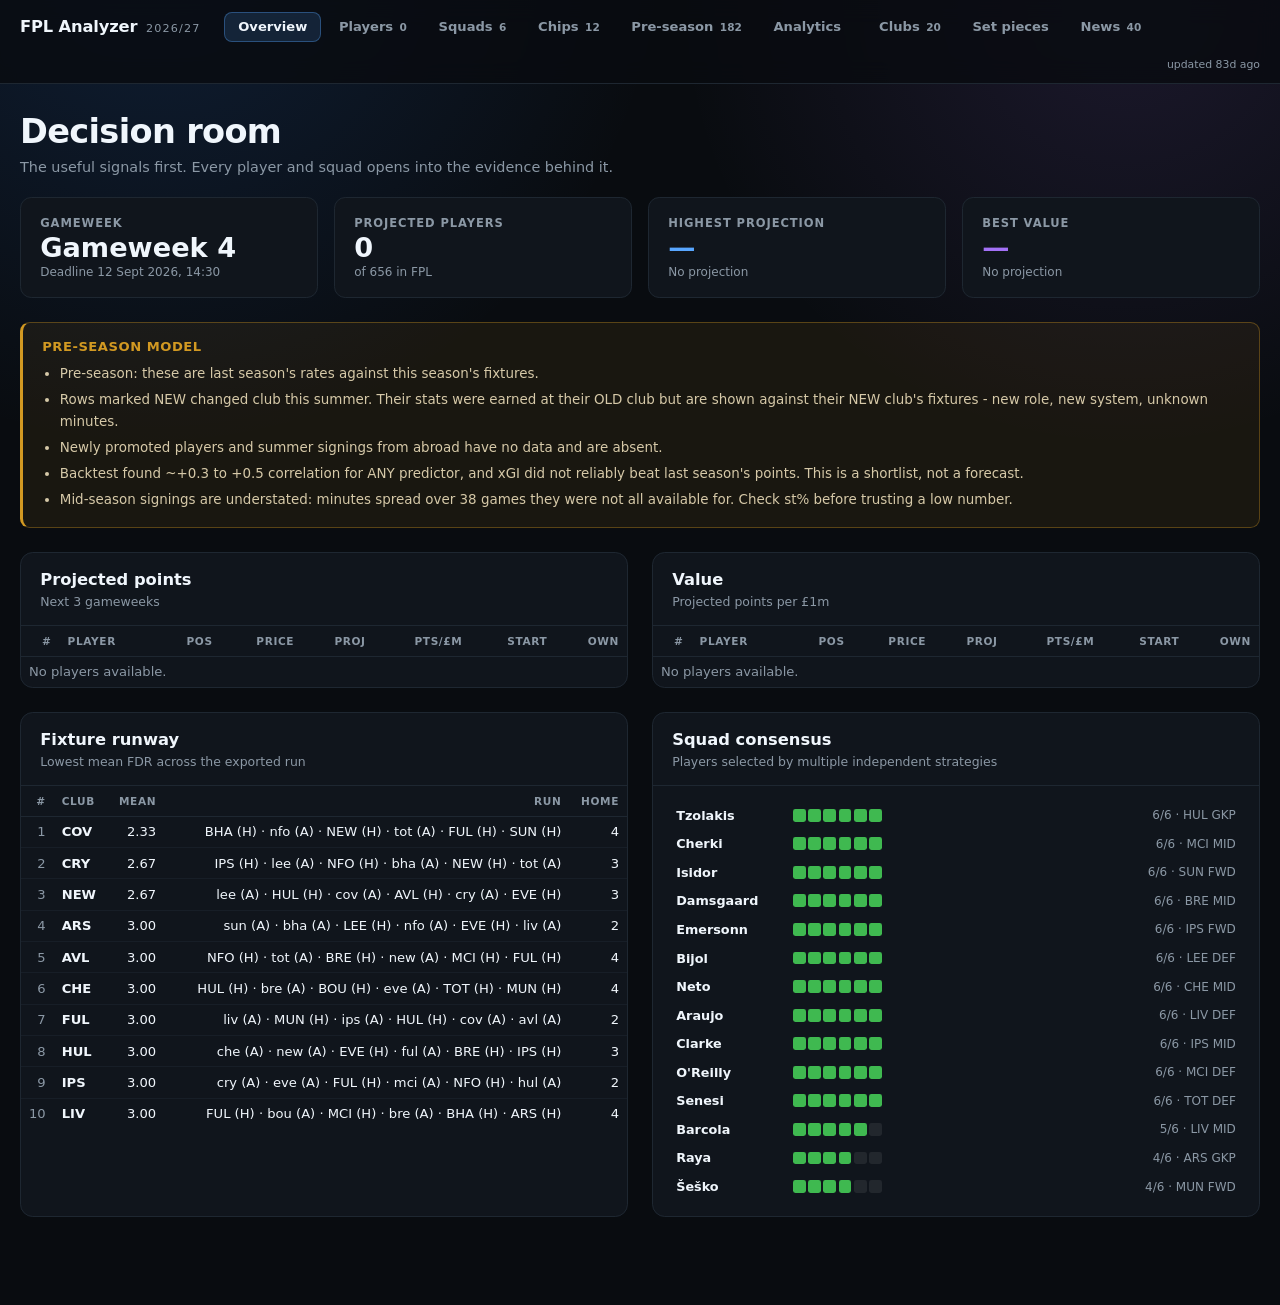
<file: artifacts/fpl-dashboard/index.html>
<!doctype html>
<html lang="en">
  <head>
    <meta charset="utf-8">
    <meta name="viewport" content="width=device-width, initial-scale=1">
    <title>FPL Analyzer</title>
    <link rel="icon" href="../../favicon.svg" type="image/svg+xml">
    <style>
      :root {
        color-scheme: dark;
        --bg: #090c10;
        --panel: #10151c;
        --panel-2: #0d1218;
        --line: #1e2731;
        --text: #f0f6fc;
        --muted: #8b98a5;
        --blue: #58a6ff;
        --purple: #a371f7;
        --green: #3fb950;
        --amber: #d29922;
        --red: #f85149;
        font-family: Inter, ui-sans-serif, system-ui, -apple-system, "Segoe UI", sans-serif;
      }
      * { box-sizing: border-box; }
      body {
        margin: 0;
        background:
          radial-gradient(circle at 12% -5%, rgb(47 129 247 / 16%), transparent 32rem),
          radial-gradient(circle at 88% 0%, rgb(163 113 247 / 12%), transparent 28rem),
          var(--bg);
        color: var(--text);
        min-height: 100vh;
      }
      a { color: var(--blue); }
      code { background: rgb(255 255 255 / 6%); padding: 0.1rem 0.3rem; border-radius: 0.25rem; font-size: 0.9em; }
      .dim { color: var(--muted); }

      /* ---- app shell ---- */
      .topbar {
        position: sticky; top: 0; z-index: 40;
        backdrop-filter: blur(12px);
        background: rgb(9 12 16 / 82%);
        border-bottom: 1px solid var(--line);
      }
      .topbar-inner {
        width: min(80rem, calc(100% - 2.5rem)); margin-inline: auto;
        display: flex; align-items: center; gap: 1rem; flex-wrap: wrap;
        padding: 0.75rem 0;
      }
      .brand { display: flex; align-items: baseline; gap: 0.55rem; margin-right: 0.5rem; }
      .brand b { font-size: 1.02rem; letter-spacing: -0.01em; }
      .brand span { color: var(--muted); font-size: 0.7rem; letter-spacing: 0.1em; text-transform: uppercase; }
      nav.tabs { display: flex; gap: 0.25rem; flex-wrap: wrap; }
      .navtab {
        appearance: none; cursor: pointer;
        padding: 0.4rem 0.8rem; border-radius: 0.5rem;
        border: 1px solid transparent; background: transparent;
        color: var(--muted); font: inherit; font-size: 0.82rem; font-weight: 600;
        display: flex; align-items: center; gap: 0.4rem;
      }
      .navtab:hover { background: rgb(255 255 255 / 4%); color: var(--text); }
      .navtab[aria-current="page"] { background: rgb(88 166 255 / 15%); color: var(--text); border-color: rgb(88 166 255 / 35%); }
      .navtab .count { font-size: 0.66rem; color: var(--muted); font-variant-numeric: tabular-nums; }
      .stale { margin-left: auto; font-size: 0.68rem; color: var(--muted); font-variant-numeric: tabular-nums; }
      .stale b { color: var(--amber); }

      .shell { width: min(80rem, calc(100% - 2.5rem)); margin-inline: auto; padding-bottom: 4rem; }
      .view { display: none; }
      .view.active { display: block; animation: fade 0.15s ease; }
      @keyframes fade { from { opacity: 0; transform: translateY(4px); } to { opacity: 1; transform: none; } }

      .vh { padding: 1.75rem 0 1.1rem; }
      .vh h1 { margin: 0 0 0.35rem; font-size: clamp(1.5rem, 3vw, 2.1rem); letter-spacing: -0.02em; }
      .vh p { margin: 0; color: var(--muted); font-size: 0.9rem; max-width: 52rem; line-height: 1.6; }

      .panel { border: 1px solid var(--line); border-radius: 0.8rem; background: var(--panel); overflow: hidden; margin-bottom: 1.5rem; }
      .panel-head { padding: 1.05rem 1.2rem 0.85rem; border-bottom: 1px solid var(--line); }
      .panel-head h2 { margin: 0 0 0.25rem; font-size: 1.02rem; }
      .panel-head p { margin: 0; color: var(--muted); font-size: 0.78rem; line-height: 1.5; }

      .grid2 { display: grid; gap: 1.5rem; grid-template-columns: 1fr; }
      @media (min-width: 64rem) { .grid2 { grid-template-columns: 1fr 1fr; } }

      /* chips + meta */
      .meta { display: flex; flex-wrap: wrap; gap: 0.5rem; }
      .chip { padding: 0.35rem 0.7rem; border: 1px solid var(--line); border-radius: 999px; background: rgb(255 255 255 / 3%); font-size: 0.75rem; color: var(--muted); font-variant-numeric: tabular-nums; }
      .chip b { color: var(--text); font-weight: 600; }

      .warn { padding: 1rem 1.2rem; border: 1px solid rgb(210 153 34 / 35%); border-left: 3px solid var(--amber); border-radius: 0.6rem; background: rgb(210 153 34 / 8%); margin-bottom: 1.5rem; }
      .warn h2 { margin: 0 0 0.55rem; font-size: 0.82rem; color: var(--amber); letter-spacing: 0.04em; text-transform: uppercase; }
      .warn ul { margin: 0; padding-left: 1.1rem; color: #d6c9a8; font-size: 0.84rem; line-height: 1.6; }
      .warn li + li { margin-top: 0.3rem; }

      /* tables */
      table { width: 100%; border-collapse: collapse; font-size: 0.82rem; }
      th { padding: 0.55rem 0.5rem; color: var(--muted); font-size: 0.66rem; font-weight: 600; letter-spacing: 0.06em; text-transform: uppercase; text-align: right; border-bottom: 1px solid var(--line); white-space: nowrap; position: sticky; top: 0; background: var(--panel); cursor: pointer; user-select: none; }
      th.left, td.left { text-align: left; }
      th[data-sort]:hover { color: var(--text); }
      th .arrow { color: var(--blue); }
      td { padding: 0.48rem 0.5rem; border-bottom: 1px solid rgb(30 39 49 / 55%); text-align: right; font-variant-numeric: tabular-nums; white-space: nowrap; }
      tbody tr { cursor: pointer; }
      tbody tr:hover { background: rgb(88 166 255 / 8%); }
      tbody tr:last-child td { border-bottom: 0; }
      .rank { color: var(--muted); width: 2rem; }
      .who { display: flex; align-items: baseline; gap: 0.45rem; }
      .name { font-weight: 600; }
      .club { color: var(--muted); font-size: 0.7rem; letter-spacing: 0.04em; }
      .big { font-weight: 700; }
      .accent { color: var(--blue); } .accent-2 { color: var(--purple); }
      .pos { display: inline-block; min-width: 2.4rem; padding: 0.1rem 0.35rem; border-radius: 0.25rem; font-size: 0.65rem; font-weight: 700; text-align: center; }
      .pos.GKP { background: rgb(210 153 34 / 18%); color: #e3b341; }
      .pos.DEF { background: rgb(63 185 80 / 16%); color: #56d364; }
      .pos.MID { background: rgb(88 166 255 / 16%); color: var(--blue); }
      .pos.FWD { background: rgb(248 81 73 / 16%); color: #ff7b72; }

      .risk { color: var(--amber); font-size: 0.68rem; font-weight: 700; }
      .newclub { color: var(--purple); font-size: 0.68rem; font-weight: 700; border: 1px solid rgb(163 113 247 / 40%); border-radius: 0.25rem; padding: 0 0.25rem; }
      .sp { font-size: 0.62rem; font-weight: 800; padding: 0.05rem 0.25rem; border-radius: 0.25rem; white-space: nowrap; }
      .sp-pen1 { background: rgb(63 185 80 / 20%); color: #56d364; }
      .sp-pen2 { background: rgb(63 185 80 / 10%); color: #3fb950; }
      .sp-fk { background: rgb(88 166 255 / 14%); color: var(--blue); }
      .sp-ck { background: rgb(255 255 255 / 7%); color: var(--muted); }

      /* filter bar */
      .filters { display: flex; flex-wrap: wrap; gap: 0.5rem; padding: 0.9rem 1.2rem; border-bottom: 1px solid var(--line); align-items: center; }
      .filters input, .filters select {
        appearance: none; font: inherit; font-size: 0.82rem; color: var(--text);
        background: var(--panel-2); border: 1px solid var(--line); border-radius: 0.45rem; padding: 0.4rem 0.6rem;
      }
      .filters input { min-width: 12rem; }
      .filters input:focus, .filters select:focus { outline: 2px solid var(--blue); outline-offset: 1px; }
      .pill-row { display: flex; gap: 0.3rem; }
      .pill { appearance: none; cursor: pointer; font: inherit; font-size: 0.75rem; font-weight: 600; padding: 0.35rem 0.6rem; border-radius: 0.4rem; border: 1px solid var(--line); background: transparent; color: var(--muted); }
      .pill[aria-pressed="true"] { background: rgb(88 166 255 / 16%); color: var(--text); border-color: var(--blue); }
      .rescount { margin-left: auto; color: var(--muted); font-size: 0.75rem; }
      .table-scroll { max-height: 34rem; overflow: auto; }

      /* squads (pitch) */
      .sq-tabs { display: flex; flex-wrap: wrap; gap: 0.4rem; padding: 1.1rem 1.2rem 0; }
      .sq-tab { appearance: none; cursor: pointer; text-align: left; padding: 0.5rem 0.85rem; border: 1px solid var(--line); border-radius: 0.5rem; background: rgb(255 255 255 / 3%); color: var(--muted); font: inherit; font-size: 0.8rem; font-weight: 600; }
      .sq-tab:hover { background: rgb(88 166 255 / 10%); color: var(--text); }
      .sq-tab[aria-selected="true"] { background: rgb(88 166 255 / 16%); border-color: var(--blue); color: var(--text); }
      .sq-tab small { display: block; margin-top: 0.15rem; font-size: 0.66rem; font-weight: 500; opacity: 0.72; font-variant-numeric: tabular-nums; }
      .sq-head { display: flex; flex-wrap: wrap; gap: 1.5rem; align-items: baseline; padding: 1.1rem 1.2rem; border-bottom: 1px solid var(--line); }
      .sq-why { color: var(--muted); font-size: 0.82rem; flex: 1 1 15rem; line-height: 1.5; }
      .stat { text-align: right; } .stat b { display: block; font-size: 1.1rem; font-variant-numeric: tabular-nums; } .stat span { color: var(--muted); font-size: 0.64rem; letter-spacing: 0.07em; text-transform: uppercase; }
      .pitch { padding: 1.4rem 1.2rem; background: linear-gradient(180deg, rgb(63 185 80 / 6%), transparent 60%); }
      .line { display: flex; flex-wrap: wrap; justify-content: center; gap: 0.5rem; margin-bottom: 0.7rem; }
      .card { position: relative; width: 7.5rem; padding: 0.5rem 0.4rem; border: 1px solid var(--line); border-radius: 0.5rem; background: var(--panel-2); text-align: center; cursor: pointer; }
      .card:hover { border-color: var(--blue); }
      .card.cap { border-color: var(--blue); box-shadow: 0 0 0 1px rgb(88 166 255 / 30%); }
      .card.vc { border-color: rgb(88 166 255 / 45%); }
      .card-name { font-size: 0.78rem; font-weight: 600; white-space: nowrap; overflow: hidden; text-overflow: ellipsis; }
      .card-meta { margin-top: 0.15rem; color: var(--muted); font-size: 0.65rem; }
      .card-proj { margin-top: 0.25rem; font-size: 0.85rem; font-weight: 700; color: var(--blue); }
      .badge { position: absolute; top: -0.45rem; right: -0.35rem; width: 1.3rem; height: 1.3rem; border-radius: 50%; display: grid; place-items: center; font-size: 0.6rem; font-weight: 800; background: var(--blue); color: #06090d; }
      .badge.v { background: #2c4257; color: var(--text); }
      .card-tags { margin-top: 0.2rem; display: flex; gap: 0.2rem; justify-content: center; min-height: 0.9rem; }
      .bench-strip { margin-top: 1rem; padding-top: 0.9rem; border-top: 1px dashed var(--line); }
      .bench-label { text-align: center; color: var(--muted); font-size: 0.64rem; letter-spacing: 0.1em; text-transform: uppercase; margin-bottom: 0.6rem; }
      .bench-strip .card { opacity: 0.6; }

      /* consensus */
      .cons-grid { display: grid; gap: 0.45rem; padding: 1.15rem; }
      .cons-row { display: grid; grid-template-columns: 6.5rem 1fr auto; gap: 0.8rem; align-items: center; font-size: 0.8rem; cursor: pointer; padding: 0.2rem 0.3rem; border-radius: 0.3rem; }
      .cons-row:hover { background: rgb(88 166 255 / 8%); }
      .pips { display: flex; gap: 0.15rem; }
      .pip { width: 0.8rem; height: 0.8rem; border-radius: 0.15rem; background: rgb(255 255 255 / 8%); }
      .pip.on { background: var(--green); }
      .cons-note { color: var(--muted); font-size: 0.75rem; }

      /* teams */
      .tm-grid { display: grid; gap: 0.6rem; padding: 1.15rem; grid-template-columns: repeat(auto-fill, minmax(17.5rem, 1fr)); }
      .tm-card { padding: 0.9rem 1rem; border: 1px solid var(--line); border-radius: 0.55rem; background: rgb(255 255 255 / 2%); }
      .tm-card.thin { border-style: dashed; opacity: 0.85; }
      .tm-top { display: flex; align-items: baseline; gap: 0.5rem; margin-bottom: 0.15rem; }
      .tm-abbr { font-weight: 800; font-size: 0.95rem; letter-spacing: 0.04em; }
      .tm-full { color: var(--muted); font-size: 0.7rem; }
      .tm-proj { margin-left: auto; font-weight: 700; font-size: 1rem; color: var(--blue); font-variant-numeric: tabular-nums; }
      .tm-fx { display: flex; gap: 0.2rem; margin: 0.55rem 0 0.6rem; }
      .tm-fdr, .fdr-blk { flex: 1; height: 1.15rem; border-radius: 0.2rem; display: grid; place-items: center; font-size: 0.58rem; font-weight: 800; color: #06090d; }
      .tm-rows { display: grid; gap: 0.22rem; }
      .tm-row { display: flex; justify-content: space-between; gap: 0.5rem; font-size: 0.72rem; }
      .tm-row em { color: var(--muted); font-style: normal; } .tm-row b { font-variant-numeric: tabular-nums; }
      .tm-sp { margin-top: 0.6rem; padding-top: 0.5rem; border-top: 1px solid var(--line); display: flex; flex-wrap: wrap; gap: 0.3rem; font-size: 0.68rem; }
      .tm-note { margin-top: 0.6rem; padding-top: 0.5rem; border-top: 1px dashed var(--line); color: var(--amber); font-size: 0.68rem; line-height: 1.45; }
      .tm-cs { display: inline-block; padding: 0.05rem 0.3rem; border-radius: 0.25rem; background: rgb(63 185 80 / 16%); color: #56d364; font-size: 0.6rem; font-weight: 800; }
      .fdr-1 { background: #56d364; } .fdr-2 { background: #3fb950; } .fdr-3 { background: #7d8590; } .fdr-4 { background: #d29922; } .fdr-5 { background: #f85149; }

      /* set pieces */
      .sp-grid { display: grid; gap: 0.5rem; padding: 1.15rem; grid-template-columns: repeat(auto-fill, minmax(15rem, 1fr)); }
      .sp-card { padding: 0.75rem 0.85rem; border: 1px solid var(--line); border-radius: 0.5rem; background: rgb(255 255 255 / 2%); }
      .sp-team { font-weight: 800; font-size: 0.82rem; letter-spacing: 0.04em; margin-bottom: 0.5rem; }
      .sp-line { display: flex; gap: 0.4rem; align-items: baseline; margin-bottom: 0.3rem; font-size: 0.75rem; }
      .sp-kind { width: 2.6rem; flex: none; color: var(--muted); font-size: 0.6rem; letter-spacing: 0.06em; text-transform: uppercase; }
      .sp-takers { display: flex; flex-wrap: wrap; gap: 0.3rem; }
      .sp-taker { cursor: pointer; }
      .sp-taker:hover .sp-nm { color: var(--blue); }
      .sp-nm { font-weight: 600; } .sp-rk { color: var(--muted); font-size: 0.66rem; }

      /* news */
      .nw-list { display: grid; gap: 0.5rem; padding: 1.15rem; }
      .nw-item { display: grid; grid-template-columns: 2.2rem 1fr; gap: 0.75rem; padding: 0.7rem 0.85rem; border: 1px solid var(--line); border-radius: 0.5rem; background: rgb(255 255 255 / 2%); }
      .nw-score { display: grid; place-items: center; align-self: start; width: 2.2rem; height: 1.7rem; border-radius: 0.3rem; font-size: 0.78rem; font-weight: 800; background: rgb(88 166 255 / 14%); color: var(--blue); font-variant-numeric: tabular-nums; }
      .nw-score.hot { background: rgb(248 81 73 / 18%); color: #ff7b72; }
      .nw-title { font-size: 0.86rem; font-weight: 600; line-height: 1.4; }
      .nw-title a { color: var(--text); text-decoration: none; }
      .nw-title a:hover { color: var(--blue); text-decoration: underline; }
      .nw-meta { margin-top: 0.3rem; color: var(--muted); font-size: 0.68rem; }
      .nw-tags { margin-top: 0.4rem; display: flex; flex-wrap: wrap; gap: 0.3rem; }
      .nw-player { cursor: pointer; padding: 0.1rem 0.35rem; border-radius: 0.25rem; background: rgb(88 166 255 / 12%); color: var(--blue); font-size: 0.68rem; font-weight: 600; }
      .nw-player:hover { background: rgb(88 166 255 / 22%); }
      .nw-club { padding: 0.1rem 0.3rem; border-radius: 0.25rem; background: rgb(255 255 255 / 6%); color: var(--muted); font-size: 0.64rem; }
      .nw-empty { padding: 1.15rem; color: var(--muted); font-size: 0.82rem; line-height: 1.6; }

      /* overview cards */
      .ov-grid { display: grid; gap: 1rem; grid-template-columns: repeat(auto-fit, minmax(13rem, 1fr)); margin-bottom: 1.5rem; }
      .ov-card { border: 1px solid var(--line); border-radius: 0.7rem; background: var(--panel); padding: 1.1rem 1.2rem; }
      .ov-card h3 { margin: 0 0 0.15rem; font-size: 0.72rem; color: var(--muted); letter-spacing: 0.08em; text-transform: uppercase; }
      .ov-card .v { font-size: 1.7rem; font-weight: 700; font-variant-numeric: tabular-nums; }
      .ov-card .s { color: var(--muted); font-size: 0.75rem; margin-top: 0.15rem; }
      .miniclick { cursor: pointer; }
      .miniclick:hover { color: var(--blue); }

      /* tooltip + modal (unchanged behaviour) */
      #tip { position: fixed; z-index: 60; pointer-events: none; max-width: 21rem; padding: 0.7rem 0.8rem; border: 1px solid var(--line); border-radius: 0.55rem; background: #0d1218; box-shadow: 0 10px 30px rgb(0 0 0 / 55%); opacity: 0; transform: translateY(4px); transition: opacity 0.1s, transform 0.1s; }
      #tip[data-show="1"] { opacity: 1; transform: none; }
      .tip-head { display: flex; align-items: baseline; gap: 0.4rem; margin-bottom: 0.5rem; }
      .tip-name { font-weight: 700; font-size: 0.88rem; }
      .tip-grid { display: grid; grid-template-columns: repeat(3, minmax(0, 1fr)); gap: 0.45rem 0.7rem; }
      .tip-cell span { display: block; color: var(--muted); font-size: 0.6rem; letter-spacing: 0.06em; text-transform: uppercase; }
      .tip-cell b { font-size: 0.86rem; font-variant-numeric: tabular-nums; }
      .tip-fx { margin-top: 0.55rem; color: var(--muted); font-size: 0.68rem; }
      .tip-news { margin-top: 0.5rem; padding-top: 0.45rem; border-top: 1px solid var(--line); color: var(--amber); font-size: 0.7rem; }
      .tip-hint { margin-top: 0.5rem; color: var(--muted); font-size: 0.62rem; opacity: 0.8; }

      #modal { position: fixed; inset: 0; z-index: 80; display: none; align-items: flex-start; justify-content: center; padding: 3rem 1rem; overflow-y: auto; background: rgb(2 4 8 / 78%); }
      #modal[data-open="1"] { display: flex; }
      .modal-box { width: min(60rem, 100%); border: 1px solid var(--line); border-radius: 0.8rem; background: var(--panel); box-shadow: 0 20px 60px rgb(0 0 0 / 60%); }
      .modal-head { position: sticky; top: 0; z-index: 1; display: flex; flex-wrap: wrap; gap: 1rem; align-items: baseline; padding: 1.2rem 1.3rem; border-bottom: 1px solid var(--line); background: var(--panel); border-radius: 0.8rem 0.8rem 0 0; }
      .modal-head h3 { margin: 0; font-size: 1.25rem; }
      .modal-sub { color: var(--muted); font-size: 0.78rem; }
      .modal-close { margin-left: auto; appearance: none; cursor: pointer; width: 2rem; height: 2rem; border-radius: 0.4rem; border: 1px solid var(--line); background: rgb(255 255 255 / 4%); color: var(--text); font: inherit; font-size: 1rem; }
      .modal-close:hover { background: rgb(248 81 73 / 16%); border-color: var(--red); }
      .modal-body { padding: 1.2rem 1.3rem 1.6rem; }
      .derived-box { margin-bottom: 1.3rem; padding: 0.9rem 1rem; border: 1px solid rgb(88 166 255 / 30%); border-radius: 0.55rem; background: rgb(88 166 255 / 7%); }
      .derived-box h4 { margin: 0 0 0.2rem; font-size: 0.8rem; color: var(--blue); }
      .derived-box p { margin: 0 0 0.7rem; color: var(--muted); font-size: 0.72rem; line-height: 1.5; }
      .stat-group { margin-bottom: 1.4rem; } .stat-group h4 { margin: 0 0 0.55rem; font-size: 0.72rem; color: var(--muted); letter-spacing: 0.1em; text-transform: uppercase; }
      .stat-grid { display: grid; gap: 0.4rem 0.9rem; grid-template-columns: repeat(auto-fill, minmax(11rem, 1fr)); }
      .stat-item { display: flex; justify-content: space-between; gap: 0.6rem; padding: 0.32rem 0.5rem; border-radius: 0.3rem; background: rgb(255 255 255 / 3%); font-size: 0.78rem; }
      .stat-item em { color: var(--muted); font-style: normal; font-size: 0.72rem; }
      .stat-item b { font-variant-numeric: tabular-nums; white-space: nowrap; }
      .stat-item.empty b { color: var(--muted); opacity: 0.5; }
      .loading { padding: 2rem; text-align: center; color: var(--muted); }

      @media (max-width: 48rem) {
        .topbar-inner {
          width: calc(100% - 1rem);
          display: grid;
          grid-template-columns: 1fr auto;
          gap: 0.35rem 0.75rem;
          padding: 0.55rem 0 0.45rem;
        }
        .brand { min-width: 0; }
        .stale { align-self: center; font-size: 0.62rem; white-space: nowrap; }
        nav.tabs {
          grid-column: 1 / -1;
          flex-wrap: nowrap;
          overflow-x: auto;
          overscroll-behavior-inline: contain;
          scrollbar-width: none;
          padding-bottom: 0.1rem;
        }
        nav.tabs::-webkit-scrollbar { display: none; }
        .navtab { flex: 0 0 auto; padding: 0.38rem 0.65rem; }
        .shell { width: calc(100% - 1rem); }
        .vh { padding-top: 1.25rem; }
        .filters { padding: 0.75rem; }
        .filters input { min-width: 100%; width: 100%; }
        .rescount { width: 100%; margin-left: 0; }
        .pitch { padding-inline: 0.5rem; }
        .card { width: 6.4rem; }
        #modal { padding: 0; }
        .modal-box { min-height: 100%; border-radius: 0; border-block: 0; }
        .modal-head { border-radius: 0; }
      }
    </style>
  </head>
  <body>
    <div class="topbar">
      <div class="topbar-inner">
        <div class="brand"><b>FPL Analyzer</b><span>2026/27</span></div>
        <nav class="tabs" id="nav" role="tablist" aria-label="Views"></nav>
        <div class="stale" id="stale"></div>
      </div>
    </div>

    <div class="shell">
      <section class="view" id="view-overview"></section>
      <section class="view" id="view-players"></section>
      <section class="view" id="view-squads"></section>
      <section class="view" id="view-chips"></section>
      <section class="view" id="view-preseason"></section>
      <section class="view" id="view-analytics"></section>
      <section class="view" id="view-teams"></section>
      <section class="view" id="view-setpieces"></section>
      <section class="view" id="view-news"></section>
    </div>

    <div id="tip" role="tooltip" aria-hidden="true"></div>
    <div id="modal" role="dialog" aria-modal="true" aria-labelledby="modal-title">
      <div class="modal-box">
        <div class="modal-head">
          <h3 id="modal-title"></h3>
          <div class="modal-sub" id="modal-sub"></div>
          <button class="modal-close" id="modal-close" aria-label="Close">&times;</button>
        </div>
        <div class="modal-body" id="modal-body"></div>
      </div>
    </div>

    <script src="./app.js"></script>
  </body>
</html>
</file>
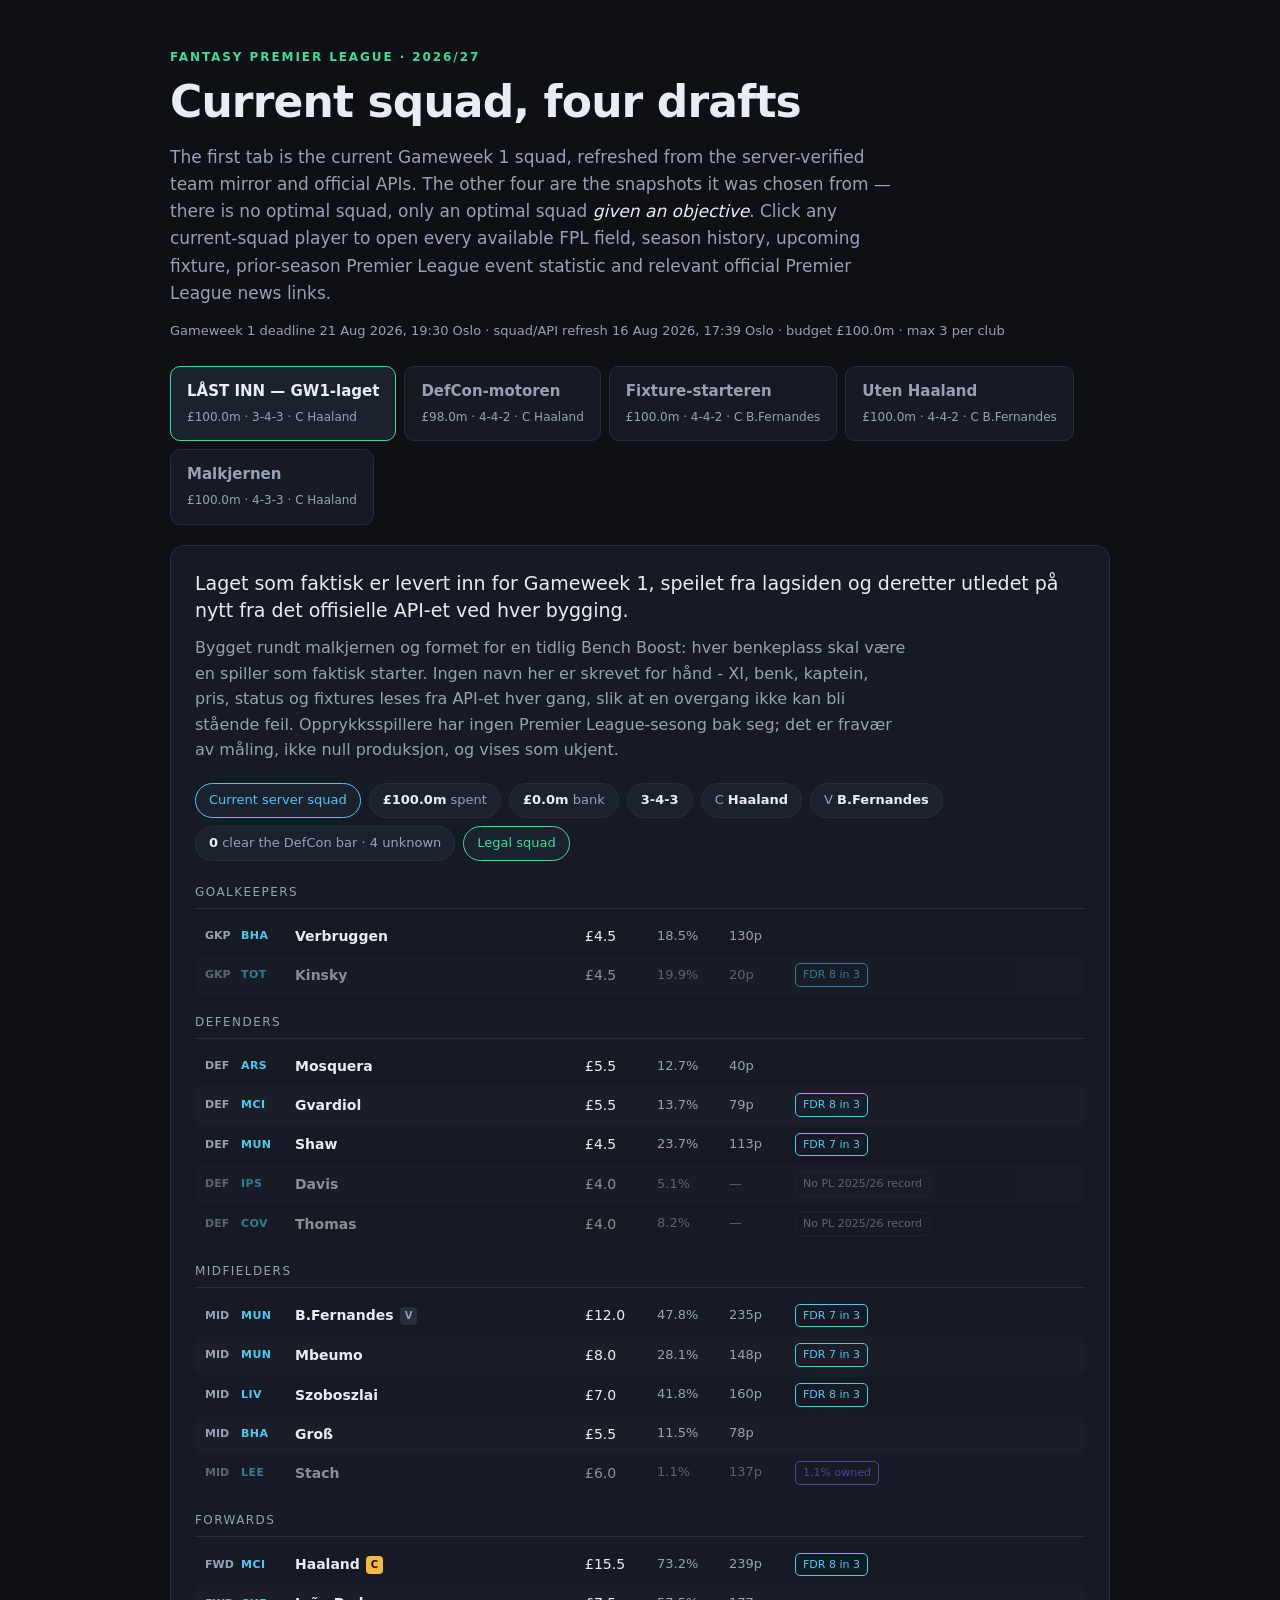
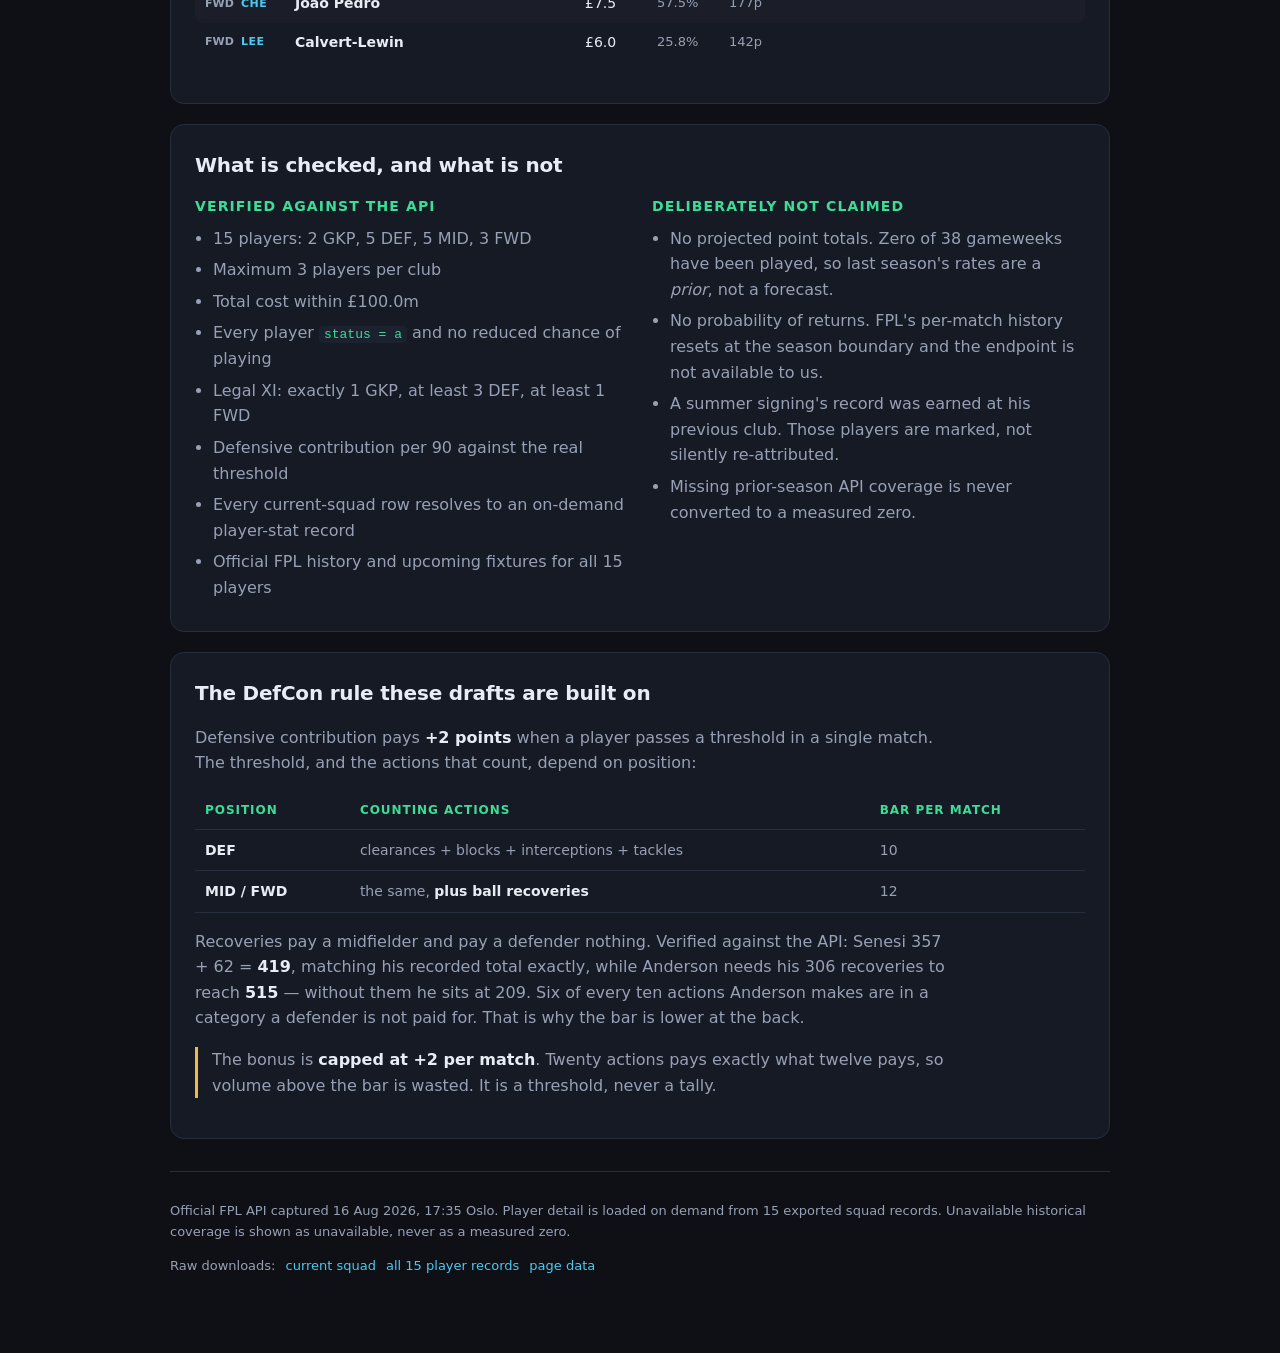
<file: artifacts/fpl-gw1-drafts/index.html>
<!doctype html>
<html lang="en">
<head>
<meta charset="utf-8" />
<meta name="viewport" content="width=device-width, initial-scale=1" />
<link rel="icon" href="data:," />
<title>FPL GW1 — current squad and four drafts</title>
<link rel="stylesheet" href="styles.css" />
</head>
<body>
<header class="top">
  <p class="eyebrow">Fantasy Premier League · 2026/27</p>
  <h1>Current squad, four drafts</h1>
  <p class="lede">
    The first tab is the current Gameweek 1 squad, refreshed from the server-verified
    team mirror and official APIs. The other four are the snapshots it was chosen from —
    there is no optimal squad, only an optimal squad <em>given an objective</em>.
    Click any current-squad player to open every available FPL field, season history,
    upcoming fixture, prior-season Premier League event statistic and relevant official
    Premier League news links.
  </p>
  <p class="meta" id="meta"></p>
</header>

<nav class="tabs" id="tabs" aria-label="Squad drafts"></nav>

<main id="main"></main>

<section class="panel notes">
  <h2>What is checked, and what is not</h2>
  <div class="cols">
    <div>
      <h3>Verified against the API</h3>
      <ul>
        <li>15 players: 2 GKP, 5 DEF, 5 MID, 3 FWD</li>
        <li>Maximum 3 players per club</li>
        <li>Total cost within £100.0m</li>
        <li>Every player <code>status = a</code> and no reduced chance of playing</li>
        <li>Legal XI: exactly 1 GKP, at least 3 DEF, at least 1 FWD</li>
        <li>Defensive contribution per 90 against the real threshold</li>
        <li>Every current-squad row resolves to an on-demand player-stat record</li>
        <li>Official FPL history and upcoming fixtures for all 15 players</li>
      </ul>
    </div>
    <div>
      <h3>Deliberately not claimed</h3>
      <ul>
        <li>No projected point totals. Zero of 38 gameweeks have been played,
            so last season's rates are a <em>prior</em>, not a forecast.</li>
        <li>No probability of returns. FPL's per-match history resets at the
            season boundary and the endpoint is not available to us.</li>
        <li>A summer signing's record was earned at his previous club. Those
            players are marked, not silently re-attributed.</li>
        <li>Missing prior-season API coverage is never converted to a measured zero.</li>
      </ul>
    </div>
  </div>
</section>

<section class="panel notes">
  <h2>The DefCon rule these drafts are built on</h2>
  <p>
    Defensive contribution pays <strong>+2 points</strong> when a player passes
    a threshold in a single match. The threshold, and the actions that count,
    depend on position:
  </p>
  <table class="rules">
    <thead><tr><th>Position</th><th>Counting actions</th><th>Bar per match</th></tr></thead>
    <tbody>
      <tr><td>DEF</td><td>clearances + blocks + interceptions + tackles</td><td>10</td></tr>
      <tr><td>MID / FWD</td><td>the same, <strong>plus ball recoveries</strong></td><td>12</td></tr>
    </tbody>
  </table>
  <p>
    Recoveries pay a midfielder and pay a defender nothing. Verified against
    the API: Senesi 357 + 62 = <strong>419</strong>, matching his recorded
    total exactly, while Anderson needs his 306 recoveries to reach
    <strong>515</strong> — without them he sits at 209. Six of every ten
    actions Anderson makes are in a category a defender is not paid for. That
    is why the bar is lower at the back.
  </p>
  <p class="warn">
    The bonus is <strong>capped at +2 per match</strong>. Twenty actions pays
    exactly what twelve pays, so volume above the bar is wasted. It is a
    threshold, never a tally.
  </p>
</section>

<footer class="foot">
  <p id="foot-meta"></p>
  <p class="downloads">
    Raw downloads:
    <a href="locked.json">current squad</a>
    <a href="players.json">all 15 player records</a>
    <a href="data.json">page data</a>
  </p>
</footer>

<div id="modal" role="dialog" aria-modal="true" aria-labelledby="modal-title" data-open="0">
  <div class="modal-box">
    <div class="modal-head">
      <div>
        <h3 id="modal-title">Player statistics</h3>
        <div class="modal-sub" id="modal-sub"></div>
      </div>
      <button class="modal-close" id="modal-close" aria-label="Close player statistics">&times;</button>
    </div>
    <div class="modal-body" id="modal-body"></div>
  </div>
</div>

<script src="app.js"></script>
</body>
</html>
</file>
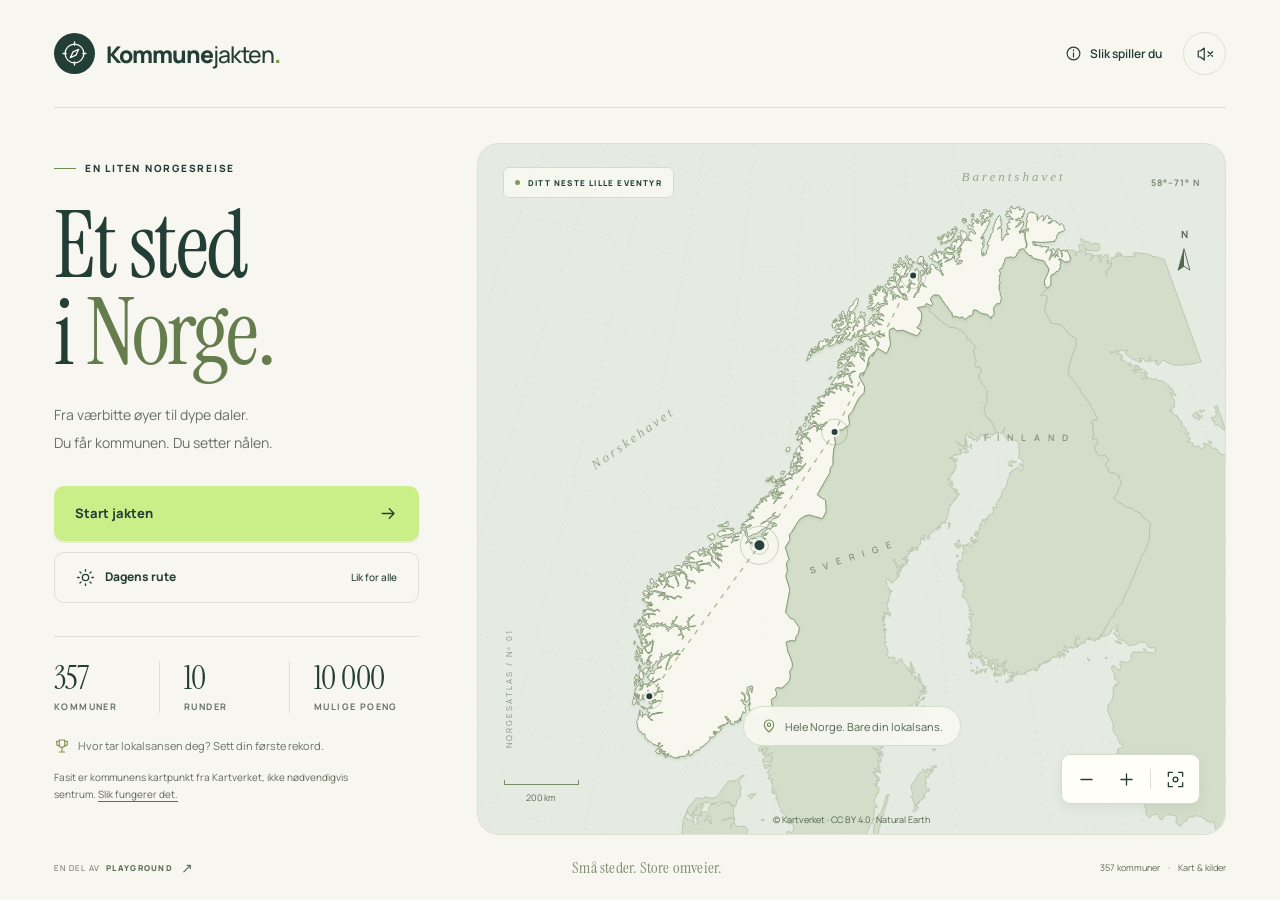
<file: artifacts/kommunejakten/index.html>
<!doctype html>
<html lang="nb">
<head>
  <meta charset="utf-8">
  <meta name="viewport" content="width=device-width, initial-scale=1, viewport-fit=cover">
  <meta name="theme-color" content="#f7f6f0">
  <meta name="description" content="Hvor godt kjenner du Norge? Finn ti norske kommuner på et navnefritt kart. Se avstanden, sank poeng og utfordre en venn i Kommunejakten.">
  <title>Kommunejakten — et sted i Norge</title>
  <link rel="icon" type="image/svg+xml" href="./favicon.svg">
  <link rel="preload" href="./fonts/InstrumentSerif-Regular.ttf" as="font" type="font/ttf" crossorigin>
  <link rel="preload" href="./fonts/Manrope-Variable.ttf" as="font" type="font/ttf" crossorigin>
  <link rel="stylesheet" href="./styles.css">
  <script src="./vendor/d3.v7.min.js" defer></script>
  <script type="module" src="./app.js"></script>
</head>
<body>
  <svg class="symbol-library" xmlns="http://www.w3.org/2000/svg" aria-hidden="true">
    <symbol id="i-compass" viewBox="0 0 24 24"><circle cx="12" cy="12" r="9"/><path d="m16 8-2.5 5.5L8 16l2.5-5.5L16 8Z"/><path d="M12 1v3m0 16v3M1 12h3m16 0h3"/></symbol>
    <symbol id="i-arrow" viewBox="0 0 24 24"><path d="M4 12h15m-6-6 6 6-6 6"/></symbol>
    <symbol id="i-pin" viewBox="0 0 24 24"><path d="M19 10c0 5-7 11-7 11S5 15 5 10a7 7 0 1 1 14 0Z"/><circle cx="12" cy="10" r="2.5"/></symbol>
    <symbol id="i-check" viewBox="0 0 24 24"><path d="m5 12 4.5 4.5L19 7"/></symbol>
    <symbol id="i-flag" viewBox="0 0 24 24"><path d="M5 21V4m0 0c5-5 9 5 14 0v10c-5 5-9-5-14 0"/></symbol>
    <symbol id="i-trophy" viewBox="0 0 24 24"><path d="M8 3h8v7a4 4 0 0 1-8 0V3Zm0 2H4v3a4 4 0 0 0 4 4m8-7h4v3a4 4 0 0 1-4 4m-4 2v6m-4 1h8"/></symbol>
    <symbol id="i-sound" viewBox="0 0 24 24"><path d="m11 4-5 4H3v8h3l5 4V4Zm4 4a6 6 0 0 1 0 8m3-11a10 10 0 0 1 0 14"/></symbol>
    <symbol id="i-muted" viewBox="0 0 24 24"><path d="m11 4-5 4H3v8h3l5 4V4Zm5 5 6 6m0-6-6 6"/></symbol>
    <symbol id="i-plus" viewBox="0 0 24 24"><path d="M12 5v14M5 12h14"/></symbol>
    <symbol id="i-minus" viewBox="0 0 24 24"><path d="M5 12h14"/></symbol>
    <symbol id="i-home" viewBox="0 0 24 24"><path d="M3 8V3h5m8 0h5v5m0 8v5h-5M8 21H3v-5"/><circle cx="12" cy="12" r="3"/></symbol>
    <symbol id="i-close" viewBox="0 0 24 24"><path d="m6 6 12 12M6 18 18 6"/></symbol>
    <symbol id="i-share" viewBox="0 0 24 24"><path d="M12 16V3m-5 5 5-5 5 5M5 13H3v8h18v-8h-2"/></symbol>
    <symbol id="i-refresh" viewBox="0 0 24 24"><path d="M20 7v5h-5M4 17v-5h5"/><path d="M5.3 7a8 8 0 0 1 13.3-2L20 7M4 17l1.4 2A8 8 0 0 0 18.7 17"/></symbol>
    <symbol id="i-sun" viewBox="0 0 24 24"><circle cx="12" cy="12" r="4"/><path d="M12 2v2m0 16v2M2 12h2m16 0h2M5 5l1.5 1.5m11 11L19 19M5 19l1.5-1.5m11-11L19 5"/></symbol>
    <symbol id="i-info" viewBox="0 0 24 24"><circle cx="12" cy="12" r="9"/><path d="M12 11v6m0-10v1"/></symbol>
    <symbol id="i-route" viewBox="0 0 24 24"><circle cx="6" cy="5" r="2"/><circle cx="18" cy="19" r="2"/><path d="M8 5h6a4 4 0 0 1 0 8H9a3 3 0 0 0 0 6h7"/></symbol>
  </svg>
  <a class="skip-link" href="#game-panel">Hopp til spillet</a>
  <div class="site-wrap">
    <header class="site-header">
      <a class="brand" href="./" aria-label="Kommunejakten, forsiden" data-action="home"><span class="brand-mark"><svg class="icon" aria-hidden="true"><use href="#i-compass"/></svg></span><span>Kommune<span class="brand-light">jakten</span><span class="brand-period">.</span></span></a>
      <nav class="header-actions" aria-label="Spillinnstillinger"><button class="help-button" type="button" data-action="help"><svg class="icon" aria-hidden="true"><use href="#i-info"/></svg><span>Slik spiller du</span></button><button id="sound-toggle" class="icon-button sound-button" type="button" data-action="sound" aria-label="Slå på lydeffekter" aria-pressed="false" title="Lydeffekter av"><svg class="icon" aria-hidden="true"><use href="#i-muted"/></svg></button></nav>
    </header>
    <main id="game-shell" class="game-shell">
      <section class="sidebar" aria-label="Spillet"><div id="round-strip" class="round-strip" hidden></div><div id="game-panel" class="game-panel" tabindex="-1"><span class="eyebrow"><span class="little-line"></span> EN LITEN NORGESREISE</span><h1>Et sted<br> i <em>Norge.</em></h1><p class="intro-copy">Fra værbitte øyer til dype daler.<br> Du får kommunen. Du setter nålen.</p><div class="loading-note" role="status"><span class="loading-dot"></span> Bretter ut kartet …</div></div></section>
      <section id="map-card" class="map-card" aria-label="Norgeskart">
        <div class="map-topline"><span class="map-badge"><span class="status-dot"></span><span id="map-mode-label">DITT NESTE LILLE EVENTYR</span></span><span id="map-coordinate" class="map-coordinate" aria-hidden="true">58°–71° N</span></div>
        <div id="map-container" class="map-container"><svg id="norway-map" class="norway-map" role="application" tabindex="0" aria-label="Interaktivt kart over Norge" aria-describedby="map-keyboard-help"></svg></div>
        <div class="map-compass" aria-hidden="true"><span>N</span><svg viewBox="0 0 40 48"><path d="M20 2 29 35 20 29 11 35Z" fill="none" stroke="currentColor" stroke-width="1.4"/><path d="M20 2v27l-9 6Z" fill="currentColor"/></svg></div>
        <div id="map-callout" class="map-callout"><svg class="icon" aria-hidden="true"><use href="#i-pin"/></svg><span>Hele Norge. Bare din lokalsans.</span></div>
        <div id="map-legend" class="map-legend" hidden><span><i class="legend-dot guess-dot"></i> Ditt svar</span><span><i class="legend-dot target-dot"></i> Fasit</span></div>
        <div class="map-bottomline"><div class="scale-wrap" aria-hidden="true"><div id="map-scale" class="map-scale"></div><span id="map-scale-label">100 km</span></div><div class="map-tools" role="group" aria-label="Kartverktøy"><button type="button" class="map-tool" data-action="zoom-out" aria-label="Zoom ut" title="Zoom ut (−)"><svg class="icon" aria-hidden="true"><use href="#i-minus"/></svg></button><button type="button" class="map-tool" data-action="zoom-in" aria-label="Zoom inn" title="Zoom inn (+)"><svg class="icon" aria-hidden="true"><use href="#i-plus"/></svg></button><span class="tool-separator"></span><button type="button" class="map-tool" data-action="map-reset" aria-label="Vis hele Norge" title="Vis hele Norge (0)"><svg class="icon" aria-hidden="true"><use href="#i-home"/></svg></button></div></div>
        <span class="map-edition" aria-hidden="true">NORGESATLAS / Nº 01</span>
        <span class="map-attribution"><a href="https://www.kartverket.no/" target="_blank" rel="noopener">© Kartverket</a> · <a href="https://creativecommons.org/licenses/by/4.0/deed.no" target="_blank" rel="noopener">CC BY 4.0</a> · Natural Earth</span>
        <div id="map-loading" class="map-loading" aria-hidden="true"><svg class="icon" aria-hidden="true"><use href="#i-compass"/></svg></div>
      </section>
    </main>
    <footer class="site-footer"><a href="../../" class="playground-link">EN DEL AV <strong>PLAYGROUND</strong><span aria-hidden="true">↗</span></a><span class="footer-tagline">Små steder. Store omveier.</span><button type="button" class="source-link" data-action="help"><span data-municipality-count>Alle</span> kommuner <span aria-hidden="true">·</span> Kart & kilder</button></footer>
  </div>
  <p id="map-keyboard-help" class="sr-only">Trykk på kartet for å plassere en nål. Med tastatur: fokuser kartet, flytt siktet med piltastene, hold Shift for større steg og trykk Enter eller mellomrom for å velge. Pluss og minus zoomer, 0 viser hele Norge. Bekreft deretter med Lås svaret.</p>
  <div id="announcement" class="sr-only" role="status" aria-live="polite" aria-atomic="true"></div><div id="toast" class="toast" role="status" aria-live="polite" hidden></div><div id="confetti" class="confetti" aria-hidden="true"></div>
  <dialog id="help-dialog" class="help-dialog" aria-labelledby="help-title">
    <button type="button" class="icon-button dialog-close" data-action="close-help" aria-label="Lukk spillereglene"><svg class="icon" aria-hidden="true"><use href="#i-close"/></svg></button>
    <span class="eyebrow">FØR DU LEGGER UT PÅ TUR</span><h2 id="help-title">Det er lett å spille.<br><em>Litt verre å treffe.</em></h2>
    <ol class="rules-list"><li><span>01</span><div><strong>Finn kommunen</strong><p>Du får ti ulike norske kommuner. Zoom og dra i det navnefrie kartet. Klikk eller trykk for å sette nålen.</p></div></li><li><span>02</span><div><strong>Stol på lokalsansen</strong><p>Flytt nålen så mye du vil. Trykk «Lås svaret» når du er klar. Først da avslører vi fasiten.</p></div></li><li><span>03</span><div><strong>Sank opptil 10 000 poeng</strong><p>Du får opptil 1000 poeng per kommune. Under én kilometer fra målpunktet gir full pott. Så faller poengene jevnt med avstanden.</p></div></li></ol>
    <div class="score-examples"><span><b>1 km</b>1000 poeng</span><span><b>50 km</b>721 poeng</span><span><b>150 km</b>370 poeng</span></div>
    <details class="help-details"><summary>Hva regnes som riktig sted?</summary><p>Fasit er Kartverkets faste referansepunkt i hver kommune. Det er <strong>ikke nødvendigvis sentrum</strong>, og kan ligge i kommunens sjøområde. Vi måler luftlinjen til dette kartpunktet – ikke til kommunegrensen. Kommuneområdet vises forenklet etter svaret.</p><p>Et klikk innenfor en stor kommune gir derfor ikke automatisk full pott. Kartet er ment som et spill, ikke som navigasjon eller en presis grenseavgjørelse.</p><p>Poeng: 1000 × exp(−max(0, kilometer − 1) / 150), avrundet til nærmeste heltall. Ingen tidsbonus eller skjulte multiplikatorer.</p></details>
    <details class="help-details"><summary>Dagens rute, venner og lagring</summary><p>«Dagens rute» gir alle de samme ti kommunene den dagen, regnet etter norsk tid. «Utfordre en venn» kopierer en lenke til akkurat din rute. Nye tilfeldige ruter trekker ti ulike kommuner fra hele listen.</p><p>Spill og personlig rekord lagres bare i denne nettleseren. Ingen konto, sporing eller offentlig resultatliste. Hvis nettleseren ikke tillater lagring, kan du fortsatt spille. Slett nettleserdata for å nullstille rekord og lagring.</p></details>
    <details class="help-details"><summary>Kartdata og tilgjengelighet</summary><p>Kommuner og referansepunkter: <a href="https://www.kartverket.no/" target="_blank" rel="noopener">© Kartverket</a> — <a href="https://creativecommons.org/licenses/by/4.0/deed.no" target="_blank" rel="noopener">CC BY 4.0</a>. Uttrekk 05.09.2026, 357 kommuner; datasettets referansedato 01.01.2026. Norske visningsnavn er valgt og koordinater pakket for spillet. <a href="./data/sources.json" target="_blank" rel="noopener">Kilder og bearbeiding</a>.</p><p>Bakgrunnskart: <a href="https://www.naturalearthdata.com/about/terms-of-use/" target="_blank" rel="noopener">Natural Earth</a> (public domain). Kommuneflater er et grovt illustrasjonskart. Data leveres uten garantier. Spillet er ikke tilknyttet eller godkjent av Kartverket.</p><p>D3: ISC-lisens. Instrument Serif og Manrope: SIL Open Font License. Alt er levert lokalt med spillet; ingen kartnøkkel trengs.</p><p>Tastatur: piltaster flytter siktet, Shift gir større steg, Enter plasserer nålen. +/− zoomer, og 0 viser hele Norge. Animasjoner respekterer «redusert bevegelse». Lyd er valgfritt og avslått som standard.</p></details>
    <button type="button" class="primary-button" data-action="close-help">Da tar vi en tur <svg class="icon" aria-hidden="true"><use href="#i-arrow"/></svg></button>
  </dialog>
  <dialog id="restart-dialog" class="confirm-dialog" aria-labelledby="restart-title"><span class="eyebrow">EN NY OMVEI?</span><h2 id="restart-title">Avslutte denne ruten?</h2><p>Du mister fremdriften i den pågående omgangen. Den personlige rekorden din beholdes.</p><div class="dialog-actions"><button type="button" class="secondary-button" data-action="cancel-restart">Spill videre</button><button type="button" class="primary-button" data-action="confirm-restart">Avslutt ruten</button></div></dialog>
  <noscript><div class="noscript-message">Kommunejakten trenger JavaScript for kartet og poengberegningen. Slå på JavaScript i nettleseren og last siden på nytt.</div></noscript>
</body>
</html>
</file>
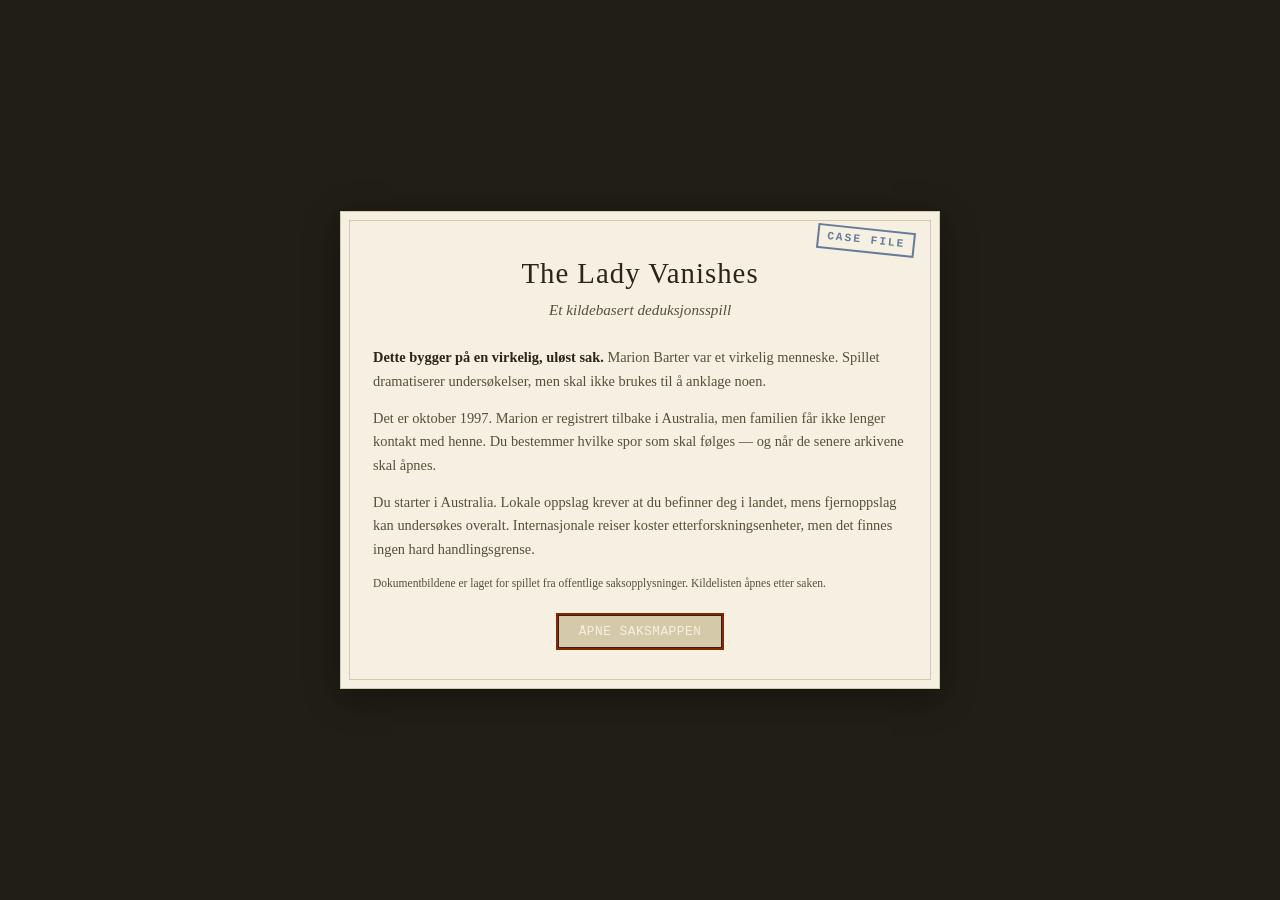
<file: artifacts/the-lady-vanishes/index.html>
<!doctype html>
<html lang="nb">
<head>
  <meta charset="utf-8">
  <meta name="viewport" content="width=device-width, initial-scale=1">
  <title>The Case Files: The Lady Vanishes</title>
  <link rel="icon" href="../../favicon.svg" type="image/svg+xml">
  <link rel="stylesheet" href="styles.css">
  <link rel="stylesheet" href="travel.css">
</head>
<body>
  <div id="disclaimer-overlay" class="overlay" role="dialog" aria-modal="true" aria-labelledby="disclaimer-title">
    <div class="overlay-card">
      <div class="stamp">CASE FILE</div>
      <h1 id="disclaimer-title">The Lady Vanishes</h1>
      <p class="subtitle">Et kildebasert deduksjonsspill</p>
      <div class="disclaimer-text">
        <p><strong>Dette bygger på en virkelig, uløst sak.</strong> Marion Barter var et virkelig menneske. Spillet dramatiserer undersøkelser, men skal ikke brukes til å anklage noen.</p>
        <p>Det er oktober 1997. Marion er registrert tilbake i Australia, men familien får ikke lenger kontakt med henne. Du bestemmer hvilke spor som skal følges — og når de senere arkivene skal åpnes.</p>
        <p>Du starter i Australia. Lokale oppslag krever at du befinner deg i landet, mens fjernoppslag kan undersøkes overalt. Internasjonale reiser koster etterforskningsenheter, men det finnes ingen hard handlingsgrense.</p>
        <p class="global-provenance">Dokumentbildene er laget for spillet fra offentlige saksopplysninger. Kildelisten åpnes etter saken.</p>
      </div>
      <button id="disclaimer-accept" class="btn btn-primary" autofocus>Åpne saksmappen</button>
    </div>
  </div>

  <div id="app" class="app hidden" aria-hidden="true">
    <header class="topbar">
      <div class="topbar-left">
        <h1 class="topbar-title">The Lady Vanishes</h1>
      </div>
      <nav class="topbar-nav" aria-label="Hovedseksjoner">
        <button class="tab-btn active" data-tab="directory" aria-selected="true">Register</button>
        <button class="tab-btn" data-tab="map" aria-selected="false">Kart</button>
        <button class="tab-btn" data-tab="documents" aria-selected="false">Saksmappe</button>
        <button class="tab-btn" data-tab="notebook" aria-selected="false">Notatbok</button>
        <button class="tab-btn hidden" id="debrief-tab" data-tab="debrief" aria-selected="false">Sluttoppgjør</button>
      </nav>
      <div class="topbar-right">
        <span id="lead-budget-display" class="budget-display" title="Brukte etterforskningsenheter"></span>
        <button id="sources-btn" class="btn btn-small" title="Kildeinformasjon">Kilder</button>
        <button id="finish-btn" class="btn btn-small btn-finish" title="Avslutt etterforskningen og åpne sluttspørsmålene">Avslutt</button>
        <button id="reset-btn" class="btn btn-small btn-danger" title="Nullstill fremdrift">Nullstill</button>
      </div>
    </header>

    <div id="sources-drawer" class="drawer hidden" role="dialog" aria-label="Kildeinformasjon">
      <div class="drawer-content">
        <h2>Kildeinformasjon</h2>
        <div id="sources-list" class="sources-list"></div>
        <button class="btn btn-small drawer-close">Lukk</button>
      </div>
    </div>

    <main class="main-content">
      <section id="panel-directory" class="panel active" role="tabpanel" aria-label="Åpent register">
        <div class="episode-brief">
          <div id="act-stamp" class="brief-stamp">AKT I · 1997</div>
          <h2 id="episode-title"></h2>
          <div id="episode-brief"></div>
        </div>
        <div class="panel-header compact-header">
          <div>
            <h2>Etterforskningsregisteret</h2>
            <p class="panel-desc">Registeret viser oppslag som kan gjøres fra landet du befinner deg i. Fjernoppslag er alltid tilgjengelige; lokale oppslag krever reise. Referanseruten bruker 16 oppslag og 6 reiseenheter, men ingenting låses permanent.</p>
          </div>
          <div class="directory-controls">
            <input type="search" id="lead-search" placeholder="Søk etter navn, sted eller kode …" aria-label="Søk i registeret" class="search-input">
            <select id="lead-filter" aria-label="Filtrer registeret" class="filter-select">
              <option value="all">Alle oppføringer</option>
              <option value="unvisited">Ikke besøkt</option>
              <option value="visited">Besøkt</option>
              <option value="pinned">Festet i notatbok</option>
            </select>
          </div>
        </div>
        <div id="directory-count" class="directory-count" aria-live="polite"></div>
        <div id="leads-grid" class="leads-grid"></div>
      </section>

      <section id="panel-map" class="panel" role="tabpanel" aria-label="Sakskart" hidden>
        <div class="panel-header">
          <h2>Sakskart og reiserute</h2>
          <p class="panel-desc">Kartet er skjematisk. Bare dokumenterte reisemål vises. Reis mellom land for å åpne lokale oppslag; fjernregistre kan undersøkes uansett posisjon.</p>
        </div>
        <section id="travel-console" class="travel-console" aria-label="Reiseplanlegging" aria-live="polite"></section>
        <div id="map-container" class="map-container">
          <svg id="map-svg" class="map-svg" viewBox="0 0 1000 620" preserveAspectRatio="xMidYMid meet" aria-label="Skjematisk kart over registeroppføringer"></svg>
        </div>
        <div id="map-info" class="map-info hidden"></div>
      </section>

      <section id="panel-documents" class="panel" role="tabpanel" aria-label="Saksmappe" hidden>
        <div class="panel-header">
          <h2>Saksmappe</h2>
          <p class="panel-desc">Bare materialet du faktisk har funnet vises. Dokumentene forklarer ikke sin egen betydning.</p>
        </div>
        <div id="documents-grid" class="documents-grid"></div>
        <div id="document-viewer" class="document-viewer hidden" role="dialog" aria-modal="true" aria-label="Dokumentviser">
          <div class="document-viewer-inner">
            <button class="btn btn-small document-close">Lukk</button>
            <div id="document-content"></div>
          </div>
        </div>
      </section>

      <section id="panel-notebook" class="panel" role="tabpanel" aria-label="Notatbok" hidden>
        <div class="panel-header">
          <h2>Din notatbok</h2>
          <p class="panel-desc">Spillet trekker ikke ut fakta for deg. Skriv ned det du selv mener er viktig.</p>
        </div>
        <div class="notebook-layout">
          <div class="notebook-paper">
            <label for="free-notes">Løpende notater</label>
            <textarea id="free-notes" class="free-notes" placeholder="Datoer, navn, motsigelser, spørsmål …"></textarea>
          </div>
          <div class="notebook-pins">
            <h3>Festede referanser</h3>
            <div id="pinned-items"></div>
          </div>
          <div class="notebook-identities">
            <h3>Identiteter</h3>
            <p class="identity-hint">Koble navn du mener tilhører samme person. Spillet bekrefter ikke teorien din før sluttoppgjøret.</p>
            <div class="identity-builder">
              <select id="identity-a" aria-label="Første identitet"></select>
              <span aria-hidden="true">↔</span>
              <select id="identity-b" aria-label="Andre identitet"></select>
              <input id="identity-reason" type="text" placeholder="Hvilket bevis forbinder navnene?" aria-label="Begrunnelse for koblingen">
              <button id="add-identity-link" type="button" class="btn btn-small">Koble</button>
            </div>
            <div id="identity-links"></div>
          </div>
        </div>
      </section>

      <section id="panel-debrief" class="panel" role="tabpanel" aria-label="Sluttoppgjør" hidden>
        <div class="panel-header">
          <h2>Sluttoppgjør</h2>
          <p class="panel-desc">Ti åpne spørsmål vises når etterforskningen avsluttes. Lever svarene for å åpne løsningsheftet.</p>
        </div>
        <div id="debrief-summary" class="debrief-summary"></div>
        <form id="debrief-form" class="debrief-questions"></form>
        <div id="current-status" class="current-status hidden"></div>
      </section>
    </main>
  </div>

  <script src="case-data.js"></script>
  <script src="travel-system.js"></script>
  <script src="app.js"></script>
</body>
</html>
</file>
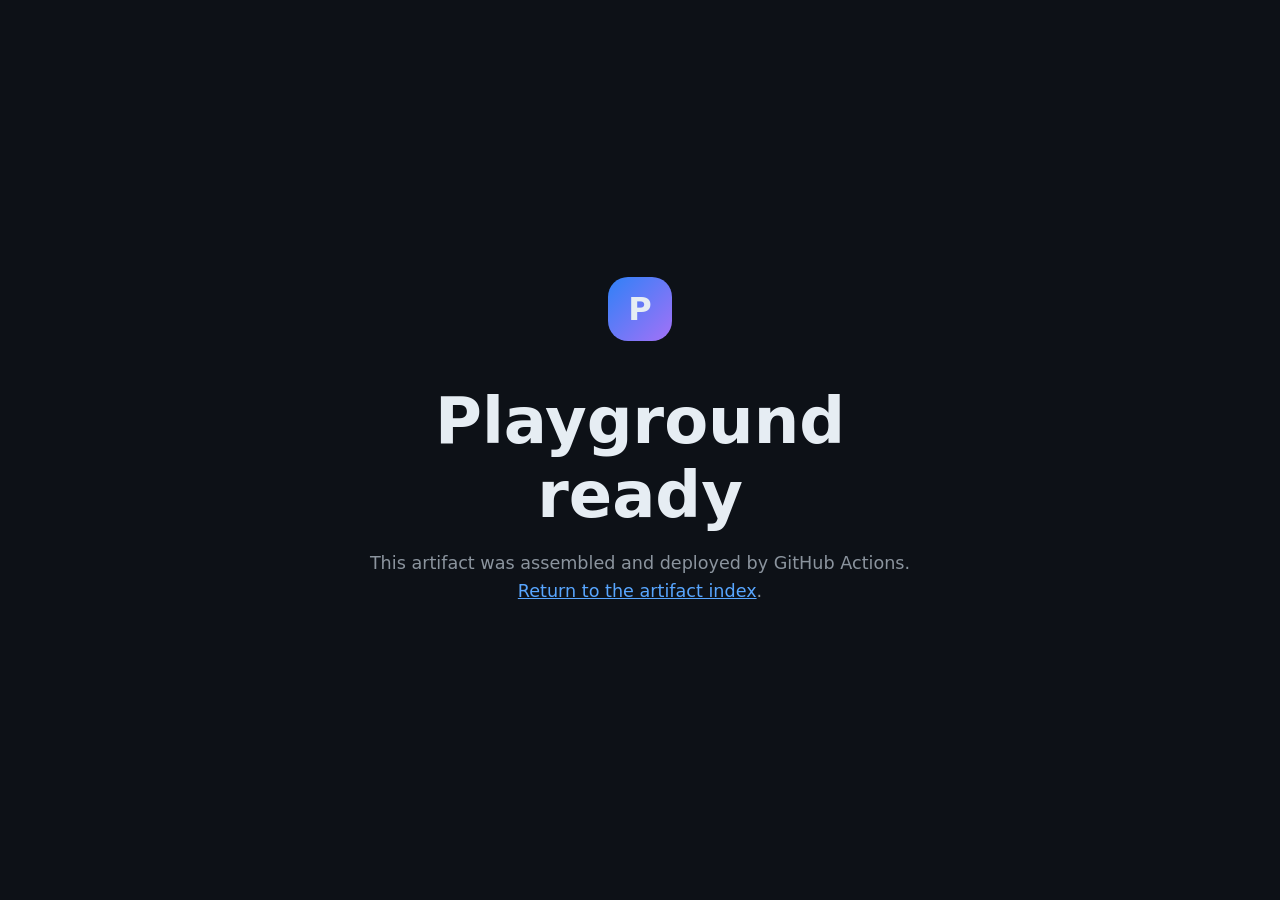
<file: artifacts/welcome/index.html>
<!doctype html>
<html lang="en">
  <head>
    <meta charset="utf-8">
    <meta name="viewport" content="width=device-width, initial-scale=1">
    <title>Playground ready</title>
    <link rel="icon" href="../../favicon.svg" type="image/svg+xml">
    <style>
      :root {
        color-scheme: dark;
        font-family: ui-sans-serif, system-ui, sans-serif;
        background: #0d1117;
        color: #e6edf3;
      }

      body {
        display: grid;
        min-height: 100vh;
        margin: 0;
        place-items: center;
      }

      main {
        max-width: 36rem;
        padding: 3rem;
        text-align: center;
      }

      .mark {
        display: inline-grid;
        width: 4rem;
        height: 4rem;
        border-radius: 1.25rem;
        background: linear-gradient(135deg, #2f81f7, #a371f7);
        font-size: 2rem;
        font-weight: 800;
        place-items: center;
      }

      h1 {
        margin-bottom: 0.75rem;
        font-size: clamp(2rem, 8vw, 4rem);
      }

      p {
        color: #8b949e;
        font-size: 1.1rem;
        line-height: 1.6;
      }

      a {
        color: #58a6ff;
      }
    </style>
  </head>
  <body>
    <main>
      <div class="mark" aria-hidden="true">P</div>
      <h1>Playground ready</h1>
      <p>
        This artifact was assembled and deployed by GitHub Actions.
        <a href="../../">Return to the artifact index</a>.
      </p>
    </main>
  </body>
</html>
</file>
<file: styles.css>
:root {
  color-scheme: dark;
  font-family:
    Inter, ui-sans-serif, system-ui, -apple-system, BlinkMacSystemFont, "Segoe UI", sans-serif;
  background: #090c10;
  color: #f0f6fc;
  font-synthesis: none;
}

* {
  box-sizing: border-box;
}

body {
  min-width: 20rem;
  margin: 0;
  background:
    radial-gradient(circle at 15% 0%, rgb(47 129 247 / 20%), transparent 28rem),
    radial-gradient(circle at 85% 10%, rgb(163 113 247 / 16%), transparent 24rem),
    #090c10;
}

.shell {
  width: min(70rem, calc(100% - 2rem));
  margin-inline: auto;
}

.hero {
  padding: 7rem 0 4rem;
}

.eyebrow {
  margin: 0 0 0.75rem;
  color: #58a6ff;
  font-size: 0.78rem;
  font-weight: 700;
  letter-spacing: 0.14em;
  text-transform: uppercase;
}

h1,
h2,
h3,
p {
  margin-top: 0;
}

h1 {
  max-width: 12ch;
  margin-bottom: 1.25rem;
  font-size: clamp(3rem, 10vw, 6.5rem);
  letter-spacing: -0.06em;
  line-height: 0.95;
}

.intro {
  max-width: 44rem;
  margin-bottom: 0;
  color: #9da7b3;
  font-size: clamp(1.05rem, 3vw, 1.35rem);
  line-height: 1.65;
}

.section-heading {
  display: flex;
  align-items: end;
  justify-content: space-between;
  gap: 1rem;
  padding-bottom: 1.25rem;
  border-bottom: 1px solid #30363d;
}

h2 {
  margin-bottom: 0;
  font-size: 2rem;
}

.status,
.language {
  border: 1px solid #3d444d;
  border-radius: 999px;
  color: #b1bac4;
  font-size: 0.78rem;
  white-space: nowrap;
}

.status {
  padding: 0.45rem 0.75rem;
}

.artifact-grid {
  display: grid;
  grid-template-columns: repeat(auto-fit, minmax(min(100%, 18rem), 1fr));
  gap: 1rem;
  padding: 1.5rem 0 5rem;
}

.artifact-card {
  display: flex;
  min-height: 12rem;
  flex-direction: column;
  padding: 1.4rem;
  border: 1px solid #30363d;
  border-radius: 1rem;
  background: rgb(22 27 34 / 78%);
  color: inherit;
  text-decoration: none;
  transition:
    border-color 150ms ease,
    transform 150ms ease;
}

.artifact-card:hover,
.artifact-card:focus-visible {
  border-color: #58a6ff;
  outline: none;
  transform: translateY(-2px);
}

.artifact-card h3 {
  margin-bottom: 0.65rem;
  font-size: 1.2rem;
}

.artifact-card p {
  margin-bottom: 1.5rem;
  color: #9da7b3;
  line-height: 1.55;
}

.language {
  align-self: flex-start;
  margin-top: auto;
  padding: 0.3rem 0.6rem;
}

footer {
  padding-bottom: 2rem;
  color: #7d8590;
  font-size: 0.85rem;
}

@media (max-width: 36rem) {
  .hero {
    padding-top: 4.5rem;
  }

  .section-heading {
    align-items: start;
    flex-direction: column;
  }
}
</file>
<file: artifacts/elbil-sammenligning-2026/styles.css>
:root {
  --ink:#10130f; --paper:#f2f0e8; --acid:#c8ff31; --blue:#4267ff; --red:#ff5a3d;
  --amber:#ffb938; --green:#61d875; --muted:#696c64; --line:rgba(16,19,15,.16);
  --radius:22px; --shadow:0 28px 80px rgba(16,19,15,.12);
}
*{box-sizing:border-box} html{scroll-behavior:smooth} body{margin:0;color:var(--ink);background:var(--paper);font-family:"Manrope",system-ui,sans-serif;line-height:1.55} body::selection{background:var(--acid);color:var(--ink)} a{color:inherit} button{font:inherit}.shell{width:min(1180px,calc(100% - 40px));margin-inline:auto}
.noise{position:fixed;inset:0;pointer-events:none;z-index:100;opacity:.035;background-image:url("data:image/svg+xml,%3Csvg viewBox='0 0 180 180' xmlns='http://www.w3.org/2000/svg'%3E%3Cfilter id='n'%3E%3CfeTurbulence type='fractalNoise' baseFrequency='.9' numOctaves='4' stitchTiles='stitch'/%3E%3C/filter%3E%3Crect width='100%25' height='100%25' filter='url(%23n)' opacity='.6'/%3E%3C/svg%3E")}
.hero{min-height:760px;color:#fff;background:radial-gradient(circle at 73% 28%,rgba(200,255,49,.18),transparent 28%),linear-gradient(135deg,#10130f 0%,#151b15 58%,#1b281b 100%);overflow:hidden;position:relative}.hero::before{content:"EV";position:absolute;right:-.03em;bottom:-.31em;font-size:clamp(330px,42vw,700px);line-height:1;font-weight:800;letter-spacing:-.13em;color:rgba(255,255,255,.025)}
.nav{height:84px;display:flex;align-items:center;justify-content:space-between;border-bottom:1px solid rgba(255,255,255,.14)}.brand{display:flex;align-items:center;gap:12px;text-decoration:none;font-weight:700}.brand-mark{display:grid;place-items:center;width:38px;height:38px;border-radius:11px;background:var(--acid);color:var(--ink);font:13px "DM Mono",monospace}.nav-link{color:rgba(255,255,255,.7);text-underline-offset:5px;font-size:14px}
.hero-grid{display:grid;grid-template-columns:1.18fr .82fr;gap:80px;align-items:center;min-height:670px;position:relative;z-index:1}.eyebrow{margin:0 0 18px;color:var(--blue);font:500 12px "DM Mono",monospace;letter-spacing:.12em}.hero .eyebrow{color:var(--acid)}.hero h1{margin:0;font-size:clamp(66px,8vw,116px);line-height:.88;letter-spacing:-.075em;font-weight:800}.hero h1 span{color:var(--acid)}.lede{max-width:680px;margin:32px 0 0;color:rgba(255,255,255,.72);font-size:clamp(18px,2vw,22px);line-height:1.55}.hero-actions{display:flex;gap:12px;margin-top:38px;flex-wrap:wrap}.button{display:inline-flex;align-items:center;justify-content:center;min-height:50px;padding:0 22px;border-radius:999px;text-decoration:none;font-weight:700;font-size:14px;transition:transform .2s ease}.button:hover{transform:translateY(-2px)}.button-primary{background:var(--acid);color:var(--ink)}.button-ghost{border:1px solid rgba(255,255,255,.25);color:#fff}
.hero-verdict{align-self:center;padding:34px;border:1px solid rgba(255,255,255,.16);border-radius:28px;background:rgba(255,255,255,.07);backdrop-filter:blur(14px);box-shadow:0 40px 90px rgba(0,0,0,.24);transform:rotate(1.5deg)}.verdict-label{color:var(--acid);font:12px "DM Mono",monospace;text-transform:uppercase;letter-spacing:.12em}.verdict-car{margin-top:24px;font-size:34px;font-weight:800;letter-spacing:-.04em}.hero-verdict>p{color:rgba(255,255,255,.67);margin:8px 0 28px}.verdict-stats{display:grid;grid-template-columns:repeat(3,1fr);border-block:1px solid rgba(255,255,255,.13)}.verdict-stats div{padding:20px 8px 20px 0}.verdict-stats strong{display:block;font-size:24px}.verdict-stats span{display:block;color:rgba(255,255,255,.48);font-size:11px}.verdict-note{margin-top:22px;color:rgba(255,255,255,.72);font-size:13px}
.snapshot,.scenarios,.deep-dive,.sources{padding-block:110px}.section-heading{max-width:750px;margin-bottom:44px}.section-heading h2,.winter-section h2,.verdict-section h2{margin:0;font-size:clamp(42px,5vw,68px);line-height:1.02;letter-spacing:-.055em}.section-heading>p:last-child{color:var(--muted);font-size:17px}.controls{display:flex;gap:8px;flex-wrap:wrap;margin-bottom:26px}.control{padding:10px 16px;border:1px solid var(--line);border-radius:999px;background:transparent;color:var(--muted);cursor:pointer;transition:.2s}.control:hover,.control.active{background:var(--ink);color:#fff;border-color:var(--ink)}
.car-grid{display:grid;grid-template-columns:repeat(5,1fr);gap:12px}.car-card{min-height:350px;display:flex;flex-direction:column;padding:22px;border:1px solid var(--line);border-radius:var(--radius);background:rgba(255,255,255,.38);transition:transform .25s,box-shadow .25s,background .25s}.car-card:hover{transform:translateY(-6px);background:#fff;box-shadow:var(--shadow)}.car-rank{width:36px;height:36px;display:grid;place-items:center;border:1px solid var(--line);border-radius:50%;font:12px "DM Mono",monospace}.car-card h3{margin:28px 0 2px;font-size:24px;line-height:1;letter-spacing:-.04em}.car-trim{color:var(--muted);font-size:13px}.car-price{margin:24px 0 2px;font-size:28px;font-weight:800;letter-spacing:-.045em}.car-price-note{min-height:34px;color:var(--muted);font-size:11px}.range-bar{height:7px;margin-top:auto;border-radius:99px;background:rgba(16,19,15,.08);overflow:hidden}.range-bar span{display:block;height:100%;border-radius:inherit;background:var(--blue)}.car-range{display:flex;justify-content:space-between;margin-top:9px;color:var(--muted);font:12px "DM Mono",monospace}.status{display:inline-flex;align-items:center;gap:7px;margin-top:18px;font-size:11px;font-weight:700}.dot{display:inline-block;width:8px;height:8px;border-radius:50%;flex:0 0 auto}.dot-green{background:var(--green);box-shadow:0 0 0 3px rgba(97,216,117,.14)}.dot-amber{background:var(--amber);box-shadow:0 0 0 3px rgba(255,185,56,.14)}.dot-red{background:var(--red);box-shadow:0 0 0 3px rgba(255,90,61,.14)}
.comparison{padding-block:110px;background:var(--ink);color:#fff}.section-heading-light .eyebrow{color:var(--acid)}.section-heading-light>p:last-child{color:rgba(255,255,255,.54)}.table-wrap{overflow-x:auto;border-top:1px solid rgba(255,255,255,.17)}table{width:100%;border-collapse:collapse;min-width:920px}th{padding:18px 12px;color:rgba(255,255,255,.43);font:11px "DM Mono",monospace;text-align:left;text-transform:uppercase;letter-spacing:.08em}td{padding:21px 12px;border-top:1px solid rgba(255,255,255,.1);font-size:14px}td:first-child{font-weight:800}.cell-note{display:block;margin-top:3px;color:rgba(255,255,255,.42);font-size:10px}.cell-status{display:inline-flex;align-items:center;gap:8px}.legend{display:flex;gap:26px;flex-wrap:wrap;margin-top:26px;color:rgba(255,255,255,.52);font-size:12px}.legend span{display:inline-flex;align-items:center;gap:8px}
.scenario-grid{display:grid;grid-template-columns:repeat(3,1fr);gap:16px}.scenario{min-height:510px;padding:30px;border-radius:28px;position:relative;overflow:hidden}.scenario::after{content:"";width:180px;height:180px;position:absolute;right:-65px;bottom:-65px;border-radius:50%;background:rgba(16,19,15,.06)}.scenario-winter{background:#dce7ff}.scenario-value{background:#e0f6a4}.scenario-space{background:#ffd3c9}.scenario-number{font:12px "DM Mono",monospace}.scenario-kicker{margin:85px 0 5px;font:11px "DM Mono",monospace;text-transform:uppercase;letter-spacing:.1em;opacity:.62}.scenario h3{margin:0;font-size:34px;line-height:1.05;letter-spacing:-.045em}.scenario>p:not(.scenario-kicker){color:rgba(16,19,15,.65)}.scenario ul{margin:25px 0 0;padding:0;list-style:none}.scenario li{padding:11px 0;border-top:1px solid rgba(16,19,15,.12);font-size:13px;font-weight:600}
.winter-section{padding-block:100px;background:var(--blue);color:#fff}.winter-grid{display:grid;grid-template-columns:1fr 1fr;gap:90px;align-items:end}.winter-section .eyebrow{color:var(--acid)}.winter-copy>p{margin-top:0;color:rgba(255,255,255,.75);font-size:19px}.winter-rule{margin-top:34px;padding:24px;border:1px solid rgba(255,255,255,.24);border-radius:18px}.winter-rule span{display:block;margin-bottom:8px;color:var(--acid);font:11px "DM Mono",monospace;text-transform:uppercase}.winter-rule strong{font-size:17px}
.accordion{border-top:1px solid var(--line)}.detail{border-bottom:1px solid var(--line)}.detail button{width:100%;display:grid;grid-template-columns:52px 1fr auto 36px;gap:14px;align-items:center;padding:25px 4px;border:0;background:transparent;text-align:left;cursor:pointer}.detail-index{color:var(--muted);font:11px "DM Mono",monospace}.detail-name{font-size:22px;font-weight:800;letter-spacing:-.025em}.detail-name small{color:var(--muted);font-size:12px;font-weight:500}.detail-summary{color:var(--muted);font-size:13px}.detail-toggle{width:32px;height:32px;display:grid;place-items:center;border:1px solid var(--line);border-radius:50%;transition:transform .2s}.detail.open .detail-toggle{transform:rotate(45deg)}.detail-content{max-height:0;overflow:hidden;transition:max-height .35s}.detail-inner{display:grid;grid-template-columns:repeat(3,1fr);gap:22px;padding:0 52px 32px}.detail-block{padding-top:16px;border-top:3px solid var(--ink)}.detail-block h4{margin:0 0 7px;font-size:12px;text-transform:uppercase;letter-spacing:.08em}.detail-block p{margin:0;color:var(--muted);font-size:13px}
.verdict-section{padding-block:110px;background:var(--acid)}.verdict-grid{display:grid;grid-template-columns:.35fr 1fr;gap:50px}.verdict-section .eyebrow{color:var(--ink);opacity:.58}.verdict-index{font:clamp(46px,7vw,90px) "DM Mono",monospace;letter-spacing:-.08em;opacity:.16}.action-list{margin:52px 0 0;padding:0;list-style:none;border-top:1px solid rgba(16,19,15,.2)}.action-list li{display:grid;grid-template-columns:48px 1fr;gap:12px;padding:22px 0;border-bottom:1px solid rgba(16,19,15,.2)}.action-list li>span{font:12px "DM Mono",monospace}.action-list strong{font-size:18px}.action-list p{margin:4px 0 0;color:rgba(16,19,15,.66)}.final-call{margin:34px 0 0;font-size:18px;line-height:1.6}
.source-list{border-top:1px solid var(--line)}.source-list a{display:grid;grid-template-columns:48px 1fr auto;gap:14px;align-items:center;padding:20px 5px;border-bottom:1px solid var(--line);text-decoration:none;transition:padding .2s,background .2s}.source-list a:hover{padding-inline:16px;background:#fff}.source-list a>span{color:var(--muted);font:11px "DM Mono",monospace}.source-list strong,.source-list small{display:block}.source-list small{margin-top:3px;color:var(--muted)}.source-list b{font-size:20px}.method-note{margin-top:30px;padding:22px;border:1px solid var(--line);border-radius:16px;color:var(--muted);font-size:13px}footer{padding:28px 0;border-top:1px solid var(--line)}.footer-inner{display:flex;justify-content:space-between;gap:20px;color:var(--muted);font:11px "DM Mono",monospace;text-transform:uppercase;letter-spacing:.05em}
.reviews{padding-block:110px}.review-alert{margin:-14px 0 28px;padding:18px 20px;border-left:4px solid var(--amber);background:#fff5d9;color:#555147;font-size:14px}.review-table-wrap{overflow-x:auto;border-top:1px solid var(--line)}.review-table{min-width:1180px}.review-table th{color:var(--muted);border-bottom:1px solid var(--line)}.review-table td{vertical-align:top;border-color:var(--line);line-height:1.45}.review-table td:first-child{width:195px}.review-table td:nth-child(2),.review-table td:nth-child(3){width:240px}.review-table td:nth-child(4){width:260px}.review-table small{display:block;margin-top:6px;color:var(--muted);font-weight:500}.review-table a{display:inline-flex;padding:7px 11px;border-radius:99px;background:var(--ink);color:#fff;text-decoration:none;white-space:nowrap;font-size:11px}.review-synthesis{display:grid;grid-template-columns:repeat(3,1fr);gap:12px;margin-top:28px}.review-synthesis article{padding:22px;border:1px solid var(--line);border-radius:18px;background:rgba(255,255,255,.4)}.review-synthesis span{display:block;margin-bottom:10px;color:var(--blue);font:11px "DM Mono",monospace;text-transform:uppercase}.review-synthesis strong{font-size:15px}.photo-links{padding-block:100px;background:#191d19;color:#fff}.photo-links .eyebrow{color:var(--acid)}.photo-links .section-heading>p:last-child{color:rgba(255,255,255,.55)}.photo-grid{display:grid;grid-template-columns:repeat(5,1fr);gap:12px}.photo-grid article{min-height:250px;display:flex;flex-direction:column;padding:24px;border:1px solid rgba(255,255,255,.14);border-radius:22px;background:linear-gradient(145deg,rgba(255,255,255,.08),rgba(255,255,255,.025))}.photo-grid span{color:var(--acid);font:11px "DM Mono",monospace;text-transform:uppercase}.photo-grid h3{margin:38px 0 auto;font-size:28px;letter-spacing:-.04em}.photo-grid a{margin-top:14px;color:#fff;text-underline-offset:4px;font-size:12px}.photo-grid .image-file{margin-top:6px;color:rgba(255,255,255,.5)}
@media(max-width:1040px){.hero-grid{grid-template-columns:1fr;gap:45px;padding-block:70px}.hero-verdict{max-width:620px;transform:none}.car-grid{grid-template-columns:repeat(3,1fr)}.scenario-grid{grid-template-columns:1fr 1fr}.photo-grid{grid-template-columns:repeat(3,1fr)}}
@media(max-width:720px){.review-synthesis,.photo-grid{grid-template-columns:1fr}.reviews,.photo-links{padding-block:76px}.shell{width:min(100% - 28px,1180px)}.hero{min-height:auto}.nav{height:70px}.nav-link{display:none}.hero-grid{min-height:0;padding-block:55px 70px}.hero h1{font-size:clamp(56px,17vw,86px)}.lede{font-size:17px}.hero-verdict{padding:24px}.verdict-stats strong{font-size:19px}.snapshot,.scenarios,.deep-dive,.sources,.comparison,.verdict-section{padding-block:76px}.section-heading h2,.winter-section h2,.verdict-section h2{font-size:42px}.car-grid{grid-template-columns:1fr}.car-card{min-height:300px}.scenario-grid,.winter-grid,.verdict-grid{grid-template-columns:1fr;gap:35px}.scenario{min-height:430px}.winter-section{padding-block:75px}.detail button{grid-template-columns:36px 1fr 32px}.detail-summary{display:none}.detail-inner{grid-template-columns:1fr;padding:0 10px 30px 52px}.verdict-index{display:none}.footer-inner{flex-direction:column}}
@media(prefers-reduced-motion:reduce){html{scroll-behavior:auto}*,*::before,*::after{transition-duration:.01ms!important}}
</file>
<file: artifacts/fpl-card-storybook/styles.css>
:root {
  color-scheme: dark;
  --bg: #090c10;
  --panel: #11161d;
  --line: #232a33;
  --text: #f0f6fc;
  --muted: #9aa4b2;
  --mint: #00ff87;
  --purple: #37003c;
  font-family: Inter, ui-sans-serif, system-ui, -apple-system, "Segoe UI", sans-serif;
  background: var(--bg);
  color: var(--text);
}

* { box-sizing: border-box; }

body {
  min-width: 20rem;
  margin: 0;
  background:
    radial-gradient(circle at 12% 0%, rgb(0 255 135 / 10%), transparent 26rem),
    radial-gradient(circle at 88% 6%, rgb(55 0 60 / 55%), transparent 24rem),
    var(--bg);
}

.shell { width: min(78rem, calc(100% - 2rem)); margin-inline: auto; }

.hero { padding: 4.5rem 0 2rem; }

.eyebrow {
  margin: 0 0 0.6rem;
  color: var(--mint);
  font-size: 0.74rem;
  font-weight: 700;
  letter-spacing: 0.16em;
  text-transform: uppercase;
}

h1 {
  margin: 0 0 1rem;
  font-size: clamp(2.6rem, 9vw, 5rem);
  letter-spacing: -0.05em;
  line-height: 0.95;
}

.intro {
  max-width: 46rem;
  margin: 0 0 1.2rem;
  color: var(--muted);
  font-size: clamp(1rem, 2.4vw, 1.2rem);
  line-height: 1.6;
}

.provenance {
  max-width: 52rem;
  margin: 0;
  padding: 0.85rem 1rem;
  border: 1px solid var(--line);
  border-left: 3px solid var(--mint);
  border-radius: 0 8px 8px 0;
  background: var(--panel);
  color: var(--muted);
  font-size: 0.86rem;
  line-height: 1.6;
}

.provenance strong { color: var(--text); }

main { padding-bottom: 5rem; }

.section-heading {
  display: flex;
  align-items: baseline;
  justify-content: space-between;
  gap: 1rem;
  margin: 3rem 0 1.4rem;
  padding-bottom: 0.8rem;
  border-bottom: 1px solid var(--line);
}

.section-heading h2 {
  margin: 0;
  font-size: clamp(1.4rem, 3.4vw, 2rem);
  letter-spacing: -0.02em;
}

.count {
  color: var(--muted);
  font-size: 0.8rem;
  font-variant-numeric: tabular-nums;
  white-space: nowrap;
}

.grid {
  display: grid;
  grid-template-columns: repeat(auto-fill, minmax(15rem, 1fr));
  gap: 1.6rem;
}

.card {
  display: flex;
  flex-direction: column;
  overflow: hidden;
  border: 1px solid var(--line);
  border-radius: 14px;
  background: var(--panel);
}

.card figure {
  margin: 0;
  background: #05070a;
  line-height: 0;
}

/* Cards are 9:16 masters. Reserving the ratio stops the grid reflowing as
   images decode, which on a 15-card page is a visible jolt. */
.card img {
  width: 100%;
  height: auto;
  aspect-ratio: 9 / 16;
  object-fit: cover;
  display: block;
}

.card-body {
  display: flex;
  flex: 1;
  flex-direction: column;
  gap: 0.5rem;
  padding: 1rem 1.1rem 1.2rem;
}

.card h3 {
  margin: 0;
  font-family: ui-monospace, SFMono-Regular, "SF Mono", Menlo, monospace;
  font-size: 0.95rem;
  color: var(--mint);
  letter-spacing: -0.01em;
}

.card p {
  margin: 0;
  color: var(--muted);
  font-size: 0.86rem;
  line-height: 1.6;
}

.renderer {
  margin-top: auto;
  padding-top: 0.7rem;
  color: #6f7a88;
  font-family: ui-monospace, SFMono-Regular, "SF Mono", Menlo, monospace;
  font-size: 0.72rem;
}

.notes {
  display: grid;
  grid-template-columns: repeat(auto-fit, minmax(17rem, 1fr));
  gap: 1.2rem;
  margin-top: 1.4rem;
}

.note {
  padding: 1.1rem 1.2rem;
  border: 1px solid var(--line);
  border-radius: 12px;
  background: var(--panel);
}

.note h3 {
  margin: 0 0 0.6rem;
  font-size: 0.95rem;
  letter-spacing: -0.01em;
}

.note p {
  margin: 0 0 0.7rem;
  color: var(--muted);
  font-size: 0.86rem;
  line-height: 1.6;
}

.note p:last-child { margin-bottom: 0; }

.note code {
  padding: 0.1rem 0.32rem;
  border-radius: 4px;
  background: #05070a;
  color: var(--mint);
  font-size: 0.8em;
}

.footer {
  margin-top: 3.5rem;
  padding-top: 1.4rem;
  border-top: 1px solid var(--line);
  color: #6f7a88;
  font-size: 0.8rem;
  line-height: 1.7;
}

.footer a { color: var(--muted); }

.back {
  display: inline-block;
  margin-bottom: 2rem;
  color: var(--muted);
  font-size: 0.85rem;
  text-decoration: none;
}

.back:hover { color: var(--mint); }

@media (prefers-reduced-motion: no-preference) {
  .card { transition: border-color 140ms ease; }
  .card:hover { border-color: #33404e; }
}
</file>
<file: artifacts/fpl-gw1-drafts/styles.css>
:root {
  --bg: #0e1016;
  --panel: #161a24;
  --panel-2: #1c2130;
  --line: #262d3d;
  --ink: #e8ecf4;
  --dim: #97a1b5;
  --mint: #3ddc97;
  --cyan: #4cc9f0;
  --amber: #f4b942;
  --rose: #f2545b;
  --purple: #7b6cf6;
}

* { box-sizing: border-box; }

body {
  margin: 0;
  background: var(--bg);
  color: var(--ink);
  font: 16px/1.6 "Inter", system-ui, -apple-system, "Segoe UI", sans-serif;
  padding: 0 20px 64px;
}

.top {
  max-width: 940px;
  margin: 0 auto;
  padding: 48px 0 24px;
}

.eyebrow {
  color: var(--mint);
  font-size: 12px;
  letter-spacing: 0.16em;
  text-transform: uppercase;
  font-weight: 700;
  margin: 0 0 10px;
}

h1 {
  font-size: clamp(28px, 5vw, 44px);
  line-height: 1.15;
  margin: 0 0 16px;
  letter-spacing: -0.02em;
}

.lede {
  color: var(--dim);
  max-width: 68ch;
  font-size: 17px;
  margin: 0 0 14px;
}

.lede em { color: var(--ink); font-style: italic; }

.meta {
  color: var(--dim);
  font-size: 13px;
  font-variant-numeric: tabular-nums;
  margin: 0;
}

.tabs {
  max-width: 940px;
  margin: 0 auto 20px;
  display: flex;
  gap: 8px;
  flex-wrap: wrap;
}

.tab {
  background: var(--panel);
  border: 1px solid var(--line);
  color: var(--dim);
  border-radius: 10px;
  padding: 12px 16px;
  cursor: pointer;
  text-align: left;
  font: inherit;
  transition: border-color .15s, color .15s, background .15s;
}

.tab:hover { border-color: var(--mint); color: var(--ink); }

.tab[aria-selected="true"] {
  background: var(--panel-2);
  border-color: var(--mint);
  color: var(--ink);
}

.tab b { display: block; font-size: 15px; }
.tab small { color: var(--dim); font-size: 12px; font-variant-numeric: tabular-nums; }

main { max-width: 940px; margin: 0 auto; }

.panel {
  background: var(--panel);
  border: 1px solid var(--line);
  border-radius: 14px;
  padding: 24px;
  margin: 0 auto 20px;
  max-width: 940px;
}

.thesis {
  font-size: 19px;
  line-height: 1.45;
  margin: 0 0 10px;
  color: var(--ink);
}

.why { color: var(--dim); margin: 0 0 20px; max-width: 70ch; }

.chips { display: flex; gap: 8px; flex-wrap: wrap; margin-bottom: 22px; }

.chip {
  background: var(--panel-2);
  border: 1px solid var(--line);
  border-radius: 999px;
  padding: 6px 13px;
  font-size: 13px;
  color: var(--dim);
  font-variant-numeric: tabular-nums;
}

.chip b { color: var(--ink); }
.chip.ok { border-color: var(--mint); color: var(--mint); }
.chip.bad { border-color: var(--rose); color: var(--rose); }
.chip.current { border-color: var(--cyan); color: var(--cyan); }
.chip.snapshot { border-color: var(--purple); color: var(--purple); }

h2 { font-size: 20px; margin: 0 0 14px; letter-spacing: -0.01em; }
h3 { font-size: 14px; margin: 0 0 8px; color: var(--mint); text-transform: uppercase; letter-spacing: .08em; }

.group { margin-bottom: 18px; }

.group-head {
  font-size: 12px;
  letter-spacing: .12em;
  text-transform: uppercase;
  color: var(--dim);
  border-bottom: 1px solid var(--line);
  padding-bottom: 6px;
  margin-bottom: 8px;
}

.row {
  display: grid;
  width: 100%;
  grid-template-columns: 26px 44px 1fr 62px 62px 56px 1fr;
  gap: 10px;
  align-items: center;
  padding: 8px 10px;
  border: 0;
  border-radius: 8px;
  background: transparent;
  color: inherit;
  text-align: left;
  font: inherit;
  font-variant-numeric: tabular-nums;
  font-size: 14px;
}

.row.bench { opacity: .55; }
.row:nth-child(odd) { background: rgba(255,255,255,.02); }
.player-row { cursor: pointer; transition: background .15s, box-shadow .15s; }
.player-row:hover, .player-row:focus-visible {
  background: rgba(61,220,151,.08);
  box-shadow: inset 3px 0 0 var(--mint);
  outline: none;
}
.player-row.bench:hover, .player-row.bench:focus-visible { opacity: .9; }

.pos {
  font-size: 11px;
  color: var(--dim);
  font-weight: 700;
}

.club {
  font-size: 11px;
  font-weight: 700;
  color: var(--cyan);
  letter-spacing: .04em;
}

.nm { font-weight: 600; }
.nm .cap {
  display: inline-block;
  background: var(--amber);
  color: #1a1200;
  border-radius: 4px;
  font-size: 10px;
  font-weight: 800;
  padding: 1px 5px;
  margin-left: 6px;
  vertical-align: middle;
}
.nm .vice { background: var(--line); color: var(--dim); }

.cost { color: var(--ink); }
.own { color: var(--dim); font-size: 13px; }
.pts { color: var(--dim); font-size: 13px; }

.tags { display: flex; gap: 6px; flex-wrap: wrap; }

.tag {
  font-size: 11px;
  border-radius: 5px;
  padding: 2px 7px;
  border: 1px solid var(--line);
  color: var(--dim);
  white-space: nowrap;
}

.tag.defcon { border-color: var(--mint); color: var(--mint); }
.tag.diff { border-color: var(--purple); color: var(--purple); }
.tag.fix { border-color: var(--cyan); color: var(--cyan); }
.tag.risk { border-color: var(--rose); color: var(--rose); }
/* "Unknown" must not look like a verdict: no colour, just grey. */
.tag.unknown { border-color: var(--line); color: var(--dim); }

.notes .cols {
  display: grid;
  grid-template-columns: repeat(auto-fit, minmax(280px, 1fr));
  gap: 24px;
}

.notes ul { margin: 0; padding-left: 18px; color: var(--dim); }
.notes li { margin-bottom: 6px; }
.notes p { color: var(--dim); max-width: 74ch; }
.notes strong { color: var(--ink); }

.warn {
  border-left: 3px solid var(--amber);
  padding-left: 14px;
  color: var(--dim) !important;
}

table.rules {
  width: 100%;
  border-collapse: collapse;
  margin: 14px 0;
  font-size: 14px;
}

table.rules th, table.rules td {
  text-align: left;
  padding: 9px 10px;
  border-bottom: 1px solid var(--line);
}

table.rules th { color: var(--mint); font-size: 12px; text-transform: uppercase; letter-spacing: .08em; }
table.rules td { color: var(--dim); }
table.rules td:first-child { color: var(--ink); font-weight: 700; }

code {
  background: var(--panel-2);
  border-radius: 4px;
  padding: 1px 5px;
  font-size: 13px;
  color: var(--mint);
}

.fixtures {
  display: flex;
  gap: 6px;
  flex-wrap: wrap;
  margin-top: 4px;
}

.fx {
  font-size: 11px;
  border-radius: 5px;
  padding: 2px 7px;
  border: 1px solid var(--line);
  color: var(--dim);
}

.fx.d1, .fx.d2 { border-color: var(--mint); color: var(--mint); }
.fx.d4, .fx.d5 { border-color: var(--rose); color: var(--rose); }

.foot {
  max-width: 940px;
  margin: 32px auto 0;
  color: var(--dim);
  font-size: 13px;
  border-top: 1px solid var(--line);
  padding-top: 16px;
}
.downloads { display: flex; gap: 10px; flex-wrap: wrap; align-items: center; }
.downloads a { color: var(--cyan); text-decoration: none; }
.downloads a:hover { text-decoration: underline; }

#modal {
  position: fixed;
  inset: 0;
  z-index: 80;
  display: none;
  align-items: flex-start;
  justify-content: center;
  padding: 32px 16px;
  overflow-y: auto;
  background: rgb(2 4 8 / 82%);
}
#modal[data-open="1"] { display: flex; }
.modal-box {
  width: min(920px, 100%);
  border: 1px solid var(--line);
  border-radius: 14px;
  background: var(--panel);
  box-shadow: 0 24px 70px rgb(0 0 0 / 65%);
}
.modal-head {
  position: sticky;
  top: -1px;
  z-index: 2;
  display: flex;
  align-items: flex-start;
  gap: 16px;
  padding: 18px 20px;
  border-bottom: 1px solid var(--line);
  border-radius: 14px 14px 0 0;
  background: var(--panel);
}
.modal-head h3 { margin: 0; color: var(--ink); font-size: 22px; text-transform: none; letter-spacing: normal; }
.modal-sub { color: var(--dim); font-size: 13px; margin-top: 2px; }
.modal-close {
  margin-left: auto;
  width: 34px;
  height: 34px;
  border: 1px solid var(--line);
  border-radius: 8px;
  background: var(--panel-2);
  color: var(--ink);
  font: inherit;
  font-size: 22px;
  line-height: 1;
  cursor: pointer;
}
.modal-close:hover { border-color: var(--rose); color: var(--rose); }
.modal-body { padding: 20px; }
.loading, .dim { color: var(--dim); }
.derived-box, .provenance, .coverage-missing {
  margin-bottom: 18px;
  padding: 14px 16px;
  border: 1px solid var(--line);
  border-radius: 10px;
  background: var(--panel-2);
}
.derived-box { border-color: color-mix(in srgb, var(--cyan) 55%, var(--line)); }
.derived-box h4, .provenance h4, .stat-group h4 {
  margin: 0 0 10px;
  color: var(--mint);
  font-size: 12px;
  letter-spacing: .08em;
  text-transform: uppercase;
}
.stat-group { margin: 0 0 22px; }
.stat-grid {
  display: grid;
  grid-template-columns: repeat(auto-fit, minmax(150px, 1fr));
  gap: 8px;
}
.stat-item {
  min-width: 0;
  padding: 9px 10px;
  border: 1px solid var(--line);
  border-radius: 8px;
  background: rgba(255,255,255,.025);
}
.stat-item.empty { opacity: .5; }
.stat-item em { display: block; color: var(--dim); font-size: 11px; font-style: normal; }
.stat-item b { display: block; overflow-wrap: anywhere; color: var(--ink); font-size: 14px; font-variant-numeric: tabular-nums; }
.coverage-missing { border-color: var(--amber); color: var(--dim); }
.provenance ul { margin: 8px 0 0; padding-left: 18px; color: var(--dim); }
.news-list { display: grid; gap: 8px; }
.news-link {
  display: flex;
  gap: 16px;
  align-items: flex-start;
  padding: 11px 12px;
  border: 1px solid var(--line);
  border-radius: 9px;
  color: var(--ink);
  text-decoration: none;
  background: rgba(255,255,255,.025);
}
.news-link:hover, .news-link:focus-visible { border-color: var(--cyan); outline: none; }
.news-link span { min-width: 0; }
.news-link b { display: block; line-height: 1.35; }
.news-link small { display: block; margin-top: 3px; color: var(--dim); line-height: 1.35; }
.news-link time { margin-left: auto; color: var(--dim); font-size: 11px; white-space: nowrap; }
.table-scroll { overflow-x: auto; }
.mono { font-family: ui-monospace, SFMono-Regular, Menlo, monospace; font-size: 11px; line-height: 1.7; word-break: break-word; }
.detail-table { width: 100%; border-collapse: collapse; font-size: 13px; }
.detail-table th, .detail-table td { padding: 8px 9px; border-bottom: 1px solid var(--line); text-align: right; white-space: nowrap; }
.detail-table .left, .detail-table th.left { text-align: left; }

@media (max-width: 760px) {
  .row {
    grid-template-columns: 26px 40px 1fr 56px;
    row-gap: 4px;
  }
  .own, .pts { display: none; }
  .tags { grid-column: 1 / -1; }
  #modal { padding: 0; }
  .modal-box { min-height: 100%; border-radius: 0; border-block: 0; }
  .modal-head { border-radius: 0; }
  .modal-body { padding: 14px; }
  /* The head is sticky, so an anchored heading would otherwise scroll in
     underneath it and read as a cut-off title. */
  .modal-body h4 { scroll-margin-top: 90px; }
  .stat-grid { grid-template-columns: repeat(2, minmax(0, 1fr)); }
  .news-link { display: block; }
  .news-link time { display: block; margin: 6px 0 0; }
}
</file>
<file: artifacts/kommunejakten/styles.css>
@font-face{font-family:Manrope;src:url('./fonts/Manrope-Variable.ttf') format('truetype');font-weight:200 800;font-style:normal;font-display:swap}
@font-face{font-family:'Instrument Serif';src:url('./fonts/InstrumentSerif-Regular.ttf') format('truetype');font-weight:400;font-style:normal;font-display:swap}
:root{--paper:#f7f6f0;--ink:#233e36;--muted:#65716a;--line:#dddfd4;--lime:#d3ef92;--lime-bright:#cbef88;--deep:#223e35;--orange:#d86a43;--sea:#e6ece3;--land:#f8f8ef;--white:#fffef9;--serif:'Instrument Serif',Georgia,serif;--sans:Manrope,system-ui,sans-serif;--shadow:0 12px 32px #233e360d}
*{box-sizing:border-box}html{min-width:320px;scroll-behavior:smooth}body{margin:0;background:var(--paper);color:var(--ink);font-family:var(--sans);font-size:14px;-webkit-font-smoothing:antialiased}button,a,input,summary{-webkit-tap-highlight-color:transparent}button{font:inherit;color:inherit;border:0;cursor:pointer}button:disabled{cursor:not-allowed}a{color:inherit}button,summary,a{touch-action:manipulation}button:focus-visible,a:focus-visible,summary:focus-visible,svg:focus-visible{outline:3px solid #547b42;outline-offset:5px}button:active:not(:disabled){transform:translateY(1px)}[hidden]{display:none!important}::selection{background:var(--lime);color:var(--ink)}.symbol-library{position:absolute;width:0;height:0;overflow:hidden}.icon{width:22px;height:22px;fill:none;stroke:currentColor;stroke-width:1.65;stroke-linecap:round;stroke-linejoin:round;flex-shrink:0;vertical-align:middle}.site-wrap{width:min(1440px,100%);margin:auto;padding:0 54px}.site-header{height:108px;display:flex;align-items:center;justify-content:space-between;border-bottom:1px solid var(--line);gap:20px}.brand{display:inline-flex;align-items:center;gap:11px;text-decoration:none;font-weight:800;font-size:23px;letter-spacing:-1px;white-space:nowrap}.brand-light{font-weight:500}.brand-period{color:#7c984f}.brand-mark{width:41px;height:41px;background:var(--ink);color:var(--paper);display:grid;place-items:center;border-radius:50%}.brand-mark .icon{width:25px;height:25px;stroke-width:1.3}.header-actions{display:flex;gap:21px;align-items:center}.help-button{display:flex;gap:8px;align-items:center;font-size:12px;background:transparent;font-weight:600;min-height:44px;padding:8px 0}.help-button .icon{width:17px;height:17px}.help-button:hover,.source-link:hover{color:#567b3d}.icon-button{width:43px;height:43px;display:grid;place-items:center;border:1px solid var(--line);background:transparent;border-radius:50%}.icon-button:hover{background:#e9edde}.icon-button .icon{width:18px;height:18px}.sound-button[aria-pressed=true]{background:var(--lime);border-color:var(--lime)}
.game-shell{display:grid;grid-template-columns:minmax(300px,365px) minmax(0,1fr);gap:58px;padding:35px 0 0;align-items:stretch}.sidebar{min-width:0;display:flex;flex-direction:column;justify-content:center;padding:12px 0 26px}.game-panel{outline:none}.eyebrow{display:flex;align-items:center;gap:9px;font-size:10px;font-weight:800;letter-spacing:1.75px;line-height:1.6}.little-line{width:22px;height:1px;background:#728c53;display:inline-block}h1{font:400 clamp(78px,7.2vw,102px)/.94 var(--serif);letter-spacing:-2.5px;margin:27px 0 25px}h1 em,h2 em{font-style:normal;color:#657c4d}h2{font:400 52px/1.05 var(--serif);letter-spacing:-.8px;margin:20px 0}p{line-height:1.8}.intro-copy{font-size:14px;color:var(--muted);line-height:1.95;margin:0 0 30px}.primary-button,.secondary-button{min-height:55px;width:100%;display:flex;align-items:center;justify-content:space-between;gap:14px;border-radius:10px;padding:15px 21px;text-align:left;line-height:1.5;font-size:13px;font-weight:750;transition:background .16s,box-shadow .16s,transform .16s}.primary-button{background:var(--lime-bright);color:var(--ink);box-shadow:0 2px 0 #a6c66638}.primary-button:hover:not(:disabled){background:#c0e67c;box-shadow:0 5px 15px #233e3612}.primary-button:disabled{background:#e3e7db;color:#657463;box-shadow:none}.primary-button .icon,.secondary-button .icon{width:19px;height:19px}.secondary-button{border:1px solid var(--line);background:transparent}.secondary-button:hover{background:#eeefe5}.secondary-button .button-start{display:flex;align-items:center;gap:10px}.button-sub{font-size:10px;font-weight:500;letter-spacing:0}.intro-actions{display:grid;gap:11px}.daily-button{font-size:12px;min-height:49px}.text-button{background:transparent;text-decoration:underline;text-underline-offset:4px;text-decoration-color:#b7c4a4;font-size:11px;padding:10px 0;line-height:1.6;min-height:36px}.text-button:hover{color:#597d3f}.intro-stats{display:flex;margin-top:33px;padding-top:24px;border-top:1px solid var(--line);gap:0}.intro-stat{flex:1;display:flex;flex-direction:column;gap:6px}.intro-stat+.intro-stat{border-left:1px solid var(--line);padding-left:24px}.intro-stat strong{font:400 33px/1 var(--serif);letter-spacing:-.6px}.intro-stat span{font-size:9px;letter-spacing:1.4px;font-weight:700;color:var(--muted)}.record-line{display:flex;align-items:center;gap:8px;margin-top:25px;font-size:11px;color:var(--muted)}.record-line .icon{width:16px;height:16px;stroke:#819451}.record-line strong{color:var(--ink);font-weight:750}.point-note{font-size:10px;line-height:1.75;color:#5e6a5b;margin:15px 0 0;max-width:330px}.point-note a{text-underline-offset:3px}.resume-box{border:1px solid #b6c3a2;background:#eef1e1;padding:16px;border-radius:10px;margin-bottom:15px}.resume-box p{font-size:12px;margin:0 0 10px}.resume-box .primary-button{min-height:45px;padding:11px 14px}.challenge-box{background:#e8ecde;border:1px dashed #99ad89;border-radius:10px;padding:13px 16px;margin:0 0 19px;font-size:12px;display:flex;gap:10px;align-items:center}.challenge-box .icon{width:18px}.loading-note{display:flex;align-items:center;gap:10px;font-size:12px;color:var(--muted);padding:20px 0}.loading-dot{width:8px;height:8px;border-radius:50%;background:#89a367;animation:blink 1s infinite}.load-error{background:#fcece3;border:1px solid #d6a58c;padding:20px;border-radius:12px}.load-error h2{font-size:36px}.load-error p{font-size:12px}.load-error button{margin-top:14px}.offline-note{font-size:10px;color:#925531;margin-top:10px}
.map-card{position:relative;isolation:isolate;background:var(--sea);border:1px solid #dce1d4;border-radius:22px;overflow:hidden;min-width:0;height:calc(100vh - 208px);min-height:620px;max-height:790px}.map-card::after{content:'';position:absolute;inset:0;z-index:1;pointer-events:none;opacity:.16;background-image:url("data:image/svg+xml,%3Csvg xmlns='http://www.w3.org/2000/svg' width='160' height='160'%3E%3Cfilter id='n'%3E%3CfeTurbulence type='fractalNoise' baseFrequency='.8' numOctaves='3' stitchTiles='stitch'/%3E%3C/filter%3E%3Crect width='100%25' height='100%25' opacity='.3' filter='url(%23n)'/%3E%3C/svg%3E")}.map-container{position:absolute;inset:0}.norway-map{display:block;width:100%;height:100%;touch-action:none;cursor:grab}.is-playing .norway-map{cursor:crosshair}.norway-map.dragging{cursor:grabbing}.map-topline{position:absolute;z-index:2;top:23px;left:25px;right:25px;display:flex;align-items:center;justify-content:space-between;gap:15px;pointer-events:none}.map-badge{display:inline-flex;align-items:center;gap:8px;font-size:8px;letter-spacing:1.2px;font-weight:800;background:#f8f9f0d9;border:1px solid #d5dccb;padding:9px 11px;border-radius:6px;backdrop-filter:blur(6px);white-space:nowrap}.status-dot{width:5px;height:5px;background:#7e9a59;border-radius:50%}.map-coordinate{font-size:9px;font-weight:650;letter-spacing:1px;color:#75816f}.map-compass{position:absolute;right:28px;top:83px;z-index:2;display:flex;align-items:center;flex-direction:column;color:#536850;pointer-events:none}.map-compass>span{font-size:10px;font-weight:700}.map-compass svg{width:26px;height:38px;margin-top:3px}.map-callout{display:flex;align-items:center;gap:8px;position:absolute;z-index:2;bottom:88px;left:50%;transform:translateX(-50%);font-size:11px;color:#50644e;background:#f9faf2e0;border:1px solid #d5decb;border-radius:50px;backdrop-filter:blur(8px);padding:11px 17px;white-space:nowrap;pointer-events:none}.map-callout .icon{width:16px;height:16px;color:#6d8a4e}.map-bottomline{position:absolute;z-index:3;left:26px;right:25px;bottom:30px;display:flex;align-items:flex-end;justify-content:space-between;gap:20px;pointer-events:none}.scale-wrap{font-size:9px;color:#5d6d56;letter-spacing:.2px;display:flex;align-items:center;flex-direction:column;min-width:55px}.map-scale{height:5px;width:70px;border:1px solid #788c6b;border-top:0;margin-bottom:6px}.map-tools{display:flex;background:var(--white);border:1px solid #d4dbcb;padding:4px;border-radius:9px;box-shadow:0 4px 12px #273b2710;align-items:center;pointer-events:auto}.map-tool{display:grid;place-items:center;width:40px;height:40px;border-radius:5px;background:transparent}.map-tool:hover{background:#ecf1e4}.map-tool .icon{width:19px;height:19px}.tool-separator{height:20px;width:1px;background:var(--line);margin:0 4px}.map-edition{position:absolute;z-index:2;left:25px;bottom:86px;writing-mode:vertical-rl;transform:rotate(180deg);font-size:8px;letter-spacing:2px;color:#82937a;pointer-events:none}.map-attribution{position:absolute;z-index:2;bottom:7px;left:0;width:100%;text-align:center;color:#506548;font-size:8px;line-height:14px}.map-attribution a{text-decoration:none}.map-attribution a:hover{text-decoration:underline}.map-legend{position:absolute;z-index:2;top:69px;left:26px;display:flex;flex-wrap:wrap;gap:14px;font-size:9px;color:#52674f;pointer-events:none}.map-legend>span{display:flex;align-items:center;gap:5px}.legend-dot{width:7px;height:7px;border-radius:50%;display:inline-block}.guess-dot{background:var(--orange)}.target-dot{background:#618747;border:1px solid #3a5c26}.map-loading{position:absolute;inset:0;z-index:4;display:grid;place-items:center;background:var(--sea);pointer-events:none}.map-loading>.icon{width:48px;height:48px;stroke-width:1;color:#839775;animation:turn 6s linear infinite}
.graticule{fill:none;stroke:#a3b29a;stroke-width:.55;stroke-dasharray:2 5;opacity:.35;pointer-events:none}.country{stroke-linejoin:round;vector-effect:non-scaling-stroke}.country-neighbor{fill:#d4deca;stroke:#b2c1a6;stroke-width:.8}.country-norway{fill:var(--land);stroke:#819772;stroke-width:1;filter:drop-shadow(0 2px 1px #7e94622b)}.municipal-grid{fill:none;stroke:#8da17e;stroke-width:.65;vector-effect:non-scaling-stroke;pointer-events:none}.country-label{font:600 9px var(--sans);letter-spacing:3px;fill:#819274;text-anchor:middle;pointer-events:none}.sea-label{font:400 italic 13px Georgia,serif;letter-spacing:3px;fill:#95a58a;text-anchor:middle;pointer-events:none}.intro-route{fill:none;stroke:#79945e;stroke-width:1.3;stroke-dasharray:5 6;opacity:.65;vector-effect:non-scaling-stroke;pointer-events:none}.intro-marker{pointer-events:none}.intro-marker-core{fill:var(--ink);stroke:var(--paper);stroke-width:2}.intro-marker-ring{fill:none;stroke:#597844;stroke-width:1;opacity:.3}.intro-label{font:600 9px var(--sans);fill:#526b46;letter-spacing:.8px;pointer-events:none}.target-area{fill:#b9d481;fill-opacity:.3;stroke:#719451;stroke-width:1.2;stroke-dasharray:4 3;vector-effect:non-scaling-stroke;pointer-events:none}.answer-line{fill:none;stroke:var(--orange);stroke-width:2;stroke-dasharray:4 5;vector-effect:non-scaling-stroke;pointer-events:none}.answer-line.summary-line{stroke-width:1.5;opacity:.65}.answer-marker{pointer-events:none}.marker-label{font:700 10px var(--sans);text-anchor:middle;fill:var(--ink);paint-order:stroke;stroke:var(--white);stroke-width:4;stroke-linejoin:round}.guess-label{fill:#914522}.target-label{fill:#3d652d}.keyboard-crosshair{pointer-events:none;stroke:#233e36;stroke-width:1.5;fill:none;filter:drop-shadow(0 1px 1px white)}.summary-number{font:800 10px var(--sans);text-anchor:middle;dominant-baseline:middle;fill:white;stroke:none}.summary-target{cursor:pointer}.summary-target:hover circle{stroke:var(--ink);stroke-width:2}
.round-strip{margin-bottom:39px}.round-strip-top{display:flex;justify-content:space-between;align-items:center;font-size:10px;letter-spacing:1px;font-weight:700}.total-score{display:flex;align-items:center;gap:5px;font-size:12px;font-weight:800;letter-spacing:-.1px}.total-score .icon{width:15px;height:15px;color:#729343}.total-score small{font-size:9px;font-weight:600;color:var(--muted)}.round-dots{display:flex;gap:6px;margin-top:13px}.round-dot{height:4px;flex:1;background:#e0e3d8;border-radius:3px}.round-dot.current{background:#587148}.round-dot.played{background:#91b760}.round-dot.low{background:#ce9474}.question-heading{font-size:clamp(52px,5vw,72px);line-height:1.02;letter-spacing:-1px;margin:15px 0 11px;overflow-wrap:anywhere}.question-heading.long-name{font-size:clamp(42px,4vw,58px)}.question-prefix{font-family:var(--sans);font-size:11px;letter-spacing:1.2px;font-weight:600;color:var(--muted);margin:0}.county-name{font-size:11px;color:var(--muted);margin:2px 0 20px;display:flex;align-items:center;gap:6px}.county-name .icon{width:13px;height:13px}.question-copy{font-size:13px;color:var(--muted);line-height:1.8;margin:23px 0}.guess-status{min-height:68px;display:flex;align-items:center;gap:11px;padding:15px 0;margin:13px 0 6px;border-top:1px solid var(--line);font-size:11px;color:var(--muted)}.guess-status>.icon{color:#85946d;width:20px}.guess-status.placed>.icon{color:var(--orange)}.guess-status.placed strong{display:block;color:var(--ink);font-size:12px;margin-bottom:3px}.guess-status small{font-size:10px}.round-actions{display:grid;gap:5px}.quiet-action{font-size:10px;color:var(--muted);background:transparent;padding:13px 0;min-height:40px;width:max-content}.quiet-action:hover{text-decoration:underline}.round-hint{font-size:10px;color:var(--muted);margin:19px 0 0;line-height:1.8}.result-topline{display:flex;align-items:center;gap:8px;font-size:9px;font-weight:800;letter-spacing:1.6px}.result-symbol{display:grid;place-items:center;width:29px;height:29px;border-radius:50%;background:#e2edcc}.result-symbol .icon{width:15px;height:15px}.result-title{font-size:62px;line-height:1.0;margin:19px 0 14px;letter-spacing:-1px}.result-subtitle{font-size:12px;color:var(--muted);margin:0 0 24px;line-height:1.7}.result-subtitle strong{color:var(--ink);font-weight:750}.round-score{display:flex;align-items:baseline;gap:5px}.round-score .score-number{font:400 77px/1 var(--serif);letter-spacing:-2px}.round-score .score-plus{font:400 39px/1 var(--serif);align-self:flex-start;margin-top:10px;color:#6d8b50}.round-score small{font-size:11px;color:var(--muted);margin-left:5px}.score-meter{margin-top:14px;height:5px;background:#e2e5d9;border-radius:4px;overflow:hidden}.score-meter span{display:block;height:100%;background:#91b761;border-radius:4px;transition:width .65s ease}.distance-line{display:flex;justify-content:space-between;align-items:center;margin:18px 0 26px;font-size:11px;color:var(--muted)}.distance-line strong{font-size:14px;color:var(--ink)}.distance-line .icon{width:15px;height:15px;margin-right:5px}.round-score-card{padding:23px 0 0;border-top:1px solid var(--line)}.final-eyebrow{margin-bottom:16px}.final-title{font-size:59px;line-height:1.02;margin:0 0 12px}.final-copy{font-size:12px;color:var(--muted);line-height:1.8}.final-score-wrap{background:#e9efdb;border:1px solid #d4dfc0;border-radius:14px;padding:21px 23px 18px;margin:22px 0 18px;position:relative;overflow:hidden}.final-score-wrap::after{content:'✦';font-size:102px;position:absolute;right:-4px;top:-24px;color:#ccdbae;transform:rotate(20deg);pointer-events:none}.final-score-wrap>.eyebrow{font-size:8px;color:#637a48}.final-score{font:400 78px/1 var(--serif);letter-spacing:-2px;position:relative;z-index:1;margin:7px 0 4px}.final-score small{font:500 12px var(--sans);letter-spacing:0;color:#64794e;margin-left:6px}.new-record{display:flex;align-items:center;gap:6px;font-size:10px;font-weight:800;margin-top:8px;color:#4f7434}.new-record .icon{width:14px;height:14px}.summary-metrics{display:grid;grid-template-columns:1fr 1fr;gap:15px;margin:18px 0 20px}.summary-metric span{display:block;color:var(--muted);font-size:9px;margin-bottom:6px}.summary-metric strong{font-size:12px;font-weight:700;line-height:1.5}.summary-metric:last-child{border-left:1px solid var(--line);padding-left:15px}.final-actions{display:grid;gap:9px}.final-actions .primary-button,.final-actions .secondary-button{min-height:49px}.results-details{margin-top:17px;border-top:1px solid var(--line)}.results-details>summary{cursor:pointer;font-size:11px;font-weight:700;padding:16px 0;min-height:44px}.results-table{width:100%;border-collapse:collapse;font-size:10px;margin-bottom:10px}.results-table th{font-size:8px;letter-spacing:.3px;color:var(--muted);font-weight:650;text-align:left;padding:7px 4px;border-bottom:1px solid var(--line)}.results-table th:nth-child(n+2),.results-table td:nth-child(n+2){text-align:right;white-space:nowrap}.results-table td{padding:9px 4px;border-bottom:1px solid #e8e9df;line-height:1.5}.results-table td:first-child{font-weight:650;max-width:155px}.result-row-name{background:transparent;padding:0;text-align:left;font-size:inherit;font-weight:inherit;color:var(--ink);text-decoration:underline;text-underline-offset:3px;text-decoration-color:#bac8aa;min-height:24px}.results-table .county-small{font-size:8px;display:block;color:var(--muted);font-weight:400}.results-table td:last-child{font-weight:800}.summary-view .sidebar{justify-content:flex-start;padding-top:11px}.summary-view .round-strip{margin-bottom:24px}
.site-footer{display:flex;align-items:center;justify-content:space-between;min-height:65px;gap:20px;font-size:9px;color:#5e6c56}.playground-link{display:flex;gap:6px;align-items:center;text-decoration:none;font-size:8px;letter-spacing:1px;min-height:38px}.playground-link strong{font-weight:800;color:#55694b;letter-spacing:1.3px}.playground-link>span{font-size:14px;margin-left:2px}.footer-tagline{font-family:var(--serif);font-size:16px;letter-spacing:.2px;color:#7d8d6e}.source-link{background:transparent;padding:10px 0;font-size:9px;color:#5d6c55;min-height:38px}.source-link>span+span{padding:0 6px}
.help-dialog,.confirm-dialog{background:var(--paper);color:var(--ink);border:1px solid #dce1d2;border-radius:20px;padding:42px;width:min(570px,calc(100% - 32px));max-height:calc(100dvh - 48px);overflow:auto;box-shadow:0 24px 80px #1f352829}.help-dialog::backdrop,.confirm-dialog::backdrop{background:#18271bb3;backdrop-filter:blur(5px)}.dialog-close{position:absolute;top:17px;right:17px;width:34px;height:34px}.help-dialog h2{font-size:47px;line-height:1.05;margin:20px 0 27px}.rules-list{list-style:none;padding:0;margin:0 0 20px;display:grid;gap:18px}.rules-list>li{display:flex;gap:15px}.rules-list>li>span{font:400 27px var(--serif);color:#728654;min-width:27px}.rules-list strong{font-size:12px}.rules-list p{font-size:11px;color:var(--muted);margin:4px 0 0;line-height:1.8}.score-examples{background:#e8eedc;border:1px solid #dce4d1;border-radius:9px;display:grid;grid-template-columns:repeat(3,1fr);padding:17px;margin:24px 0;font-size:10px;color:#53683e;text-align:center}.score-examples b{display:block;font-size:12px;color:var(--ink);margin-bottom:4px}.score-examples>span+span{border-left:1px solid #cedbbd}.help-details{border-top:1px solid var(--line);font-size:11px}.help-details>summary{cursor:pointer;padding:14px 0;font-weight:650;line-height:1.6}.help-details p{font-size:11px;color:var(--muted);line-height:1.8}.help-details a{text-underline-offset:3px}.help-dialog>.primary-button{margin-top:22px}.confirm-dialog h2{font-size:43px}.confirm-dialog>p{font-size:12px;color:var(--muted)}.dialog-actions{display:flex;gap:12px;margin-top:25px}.dialog-actions button{justify-content:center;font-size:11px;padding:12px;min-height:48px}.toast{position:fixed;bottom:28px;left:50%;transform:translateX(-50%);z-index:20;background:var(--ink);color:var(--paper);padding:14px 21px;border-radius:10px;font-size:12px;box-shadow:0 5px 28px #1d30232b;max-width:calc(100vw - 32px);text-align:center;line-height:1.7}.sr-only{position:absolute;width:1px;height:1px;padding:0;margin:-1px;overflow:hidden;clip:rect(0,0,0,0);white-space:nowrap;border:0}.skip-link{position:absolute;top:-60px;left:20px;z-index:30;background:var(--ink);color:white;padding:12px 16px;border-radius:6px}.skip-link:focus{top:12px}.noscript-message{position:fixed;bottom:0;width:100%;padding:20px;background:#f9e0c9;border-top:1px solid #b68363;text-align:center;z-index:10}.confetti{position:fixed;inset:0;pointer-events:none;overflow:hidden;z-index:9}.confetti>i{position:absolute;top:-20px;width:7px;height:12px;background:var(--lime);animation:fall 2.4s ease-in forwards}.panel-enter{animation:panelIn .35s ease both}.map-ping{animation:ping 1.8s ease-out infinite}.reveal-marker{animation:markerIn .35s cubic-bezier(.2,.7,.2,1) both;transform-box:fill-box;transform-origin:center}
@keyframes panelIn{from{opacity:0;transform:translateY(8px)}to{opacity:1;transform:translateY(0)}}@keyframes turn{to{transform:rotate(360deg)}}@keyframes blink{50%{opacity:.3}}@keyframes ping{0%{r:9;opacity:.6}100%{r:26;opacity:0}}@keyframes markerIn{from{opacity:0}to{opacity:1}}@keyframes fall{to{transform:translate(var(--drift,80px),110vh) rotate(var(--spin,540deg));opacity:0}}
@media(min-width:1600px){.site-wrap{padding:0 45px}.game-shell{grid-template-columns:380px 1fr;gap:80px}}
@media(max-width:1180px){.site-wrap{padding:0 34px}.game-shell{grid-template-columns:minmax(280px,315px) minmax(0,1fr);gap:36px}h1{font-size:88px}.map-card{min-height:600px}.map-coordinate{display:none}.intro-stat+.intro-stat{padding-left:18px}.question-heading{font-size:59px}.question-heading.long-name{font-size:48px}.result-title{font-size:55px}.map-badge{font-size:7px}.map-callout{font-size:10px;padding:10px 13px}}
@media(max-width:860px){.site-wrap{padding:0 25px}.site-header{height:85px}.game-shell{grid-template-columns:260px minmax(0,1fr);gap:25px;padding-top:25px}h1{font-size:76px}.map-card{min-height:580px;height:calc(100vh - 182px)}.map-topline{left:18px;right:18px;top:19px}.map-bottomline{left:18px;right:17px}.map-badge{font-size:7px;letter-spacing:.6px;padding:8px}.map-callout{font-size:9px;gap:5px;bottom:90px;max-width:calc(100% - 26px);white-space:normal;text-align:center}.intro-copy{font-size:12px}.primary-button,.secondary-button{padding:14px 16px;font-size:12px}.intro-stat+.intro-stat{padding-left:15px}.intro-stat strong{font-size:28px}.intro-stat span{font-size:8px;letter-spacing:.7px}.question-heading{font-size:54px}.question-heading.long-name{font-size:44px}.result-title{font-size:49px}.round-score .score-number{font-size:65px}.map-edition{display:none}.map-compass{right:20px}.final-title{font-size:51px}.final-score{font-size:68px}.header-actions{gap:15px}.brand{font-size:21px}.brand-mark{width:35px;height:35px}.footer-tagline{display:none}.map-legend{left:19px;font-size:8px}.point-note{font-size:9px}}
@media(max-width:680px){.site-wrap{padding:0 20px}.site-header{height:76px;gap:10px}.brand{font-size:19px;gap:9px;letter-spacing:-.7px}.brand-mark{width:31px;height:31px}.brand-mark .icon{width:20px;height:20px}.header-actions{gap:12px}.help-button{font-size:10px;gap:5px}.help-button .icon{width:15px;height:15px}.sound-button{width:33px;height:33px}.sound-button .icon{width:15px}.game-shell{display:flex;flex-direction:column;gap:22px;padding-top:31px}.sidebar{padding:0;display:block}.eyebrow{font-size:8px;letter-spacing:1.45px}h1{font-size:clamp(58px,18.4vw,76px);margin:19px 0 17px;line-height:.98}h1 br{display:none}h1 em{white-space:nowrap}.intro-copy{font-size:12px;margin-bottom:22px;line-height:1.8}.intro-copy br{display:none}.intro-actions{grid-template-columns:1fr 1fr;gap:9px}.intro-actions>.primary-button{font-size:12px}.intro-actions>.secondary-button{font-size:11px}.primary-button,.secondary-button{min-height:51px;padding:13px 14px;border-radius:9px}.daily-button .button-sub{display:none}.intro-stats{margin-top:22px;padding-top:20px}.intro-stat strong{font-size:31px}.intro-stat span{font-size:8px;letter-spacing:1.1px}.intro-stat+.intro-stat{padding-left:25px}.record-line{margin-top:17px;font-size:10px}.point-note{font-size:9px;margin-top:12px;max-width:100%}.map-card{height:530px;min-height:0;max-height:none;border-radius:16px}.map-compass{top:67px;right:21px}.map-compass svg{width:20px;height:30px}.map-topline{top:17px;left:18px;right:18px}.map-badge{font-size:7px;letter-spacing:.9px}.map-coordinate{display:block;font-size:8px}.map-callout{font-size:10px;bottom:81px}.map-bottomline{bottom:25px}.map-tool{width:36px;height:36px}.map-attribution{font-size:7px;bottom:5px}.map-legend{top:57px;gap:12px;font-size:8px}.site-footer{min-height:62px;gap:12px}.source-link{font-size:8px}.playground-link{font-size:7px;gap:4px}.playground-link strong{letter-spacing:.8px}.is-playing .game-shell{padding-top:22px;gap:17px}.is-playing .sidebar{position:relative}.round-strip{margin-bottom:22px}.round-strip-top{font-size:9px}.round-dots{gap:5px;margin-top:10px}.round-dot{height:3px}.question-prefix{font-size:9px;letter-spacing:1px}.question-heading{font-size:53px;margin:10px 0 7px;line-height:1}.question-heading.long-name{font-size:43px}.county-name{font-size:10px;margin:6px 0 12px}.question-copy{font-size:11px;line-height:1.65;margin:13px 0 0}.guess-status{min-height:0;padding:11px 0 0;margin:11px 0 0;border:0;font-size:10px}.guess-status>.icon{width:16px;height:16px}.guess-status.placed strong{font-size:10px;margin:0}.guess-status small{display:none}.round-hint{display:none}.round-actions{margin-top:13px;grid-template-columns:1fr auto;gap:12px;align-items:center}.round-actions>.primary-button{min-height:47px;font-size:12px}.round-actions>.quiet-action{font-size:9px;padding:10px 0;max-width:77px;text-align:right}.is-playing .map-card{height:max(405px,calc(100svh - 360px));max-height:600px}.is-playing .point-note{margin-top:8px;font-size:8px}.result-title{font-size:43px;margin:12px 0 8px}.result-subtitle{font-size:10px;line-height:1.7;margin:0 0 10px}.result-topline{font-size:8px;letter-spacing:1px}.result-symbol{width:23px;height:23px}.round-score-card{display:grid;grid-template-columns:1fr 1fr;align-items:center;column-gap:20px;padding:13px 0 0}.round-score{grid-column:1;grid-row:1}.round-score .score-number{font-size:50px}.round-score .score-plus{font-size:27px;margin-top:3px}.round-score small{font-size:9px;margin:0}.score-meter{grid-column:1;grid-row:2;margin:8px 0 0;height:4px}.distance-line{grid-column:2;grid-row:1/3;margin:0;display:block;text-align:right;font-size:9px;line-height:1.8}.distance-line strong{display:block;font-size:18px}.result-actions{margin-top:17px}.result-actions>.primary-button{min-height:47px}.result-actions>.point-note{margin-top:8px}.final-title{font-size:51px}.final-copy{font-size:11px}.final-score-wrap{margin:16px 0 13px;padding:19px}.final-score{font-size:70px}.final-score-wrap::after{right:15px}.summary-metrics{margin:14px 0 16px}.final-actions{grid-template-columns:1fr 1fr}.final-actions>button{font-size:11px}.final-actions>.text-button{grid-column:1/-1;justify-content:center}.summary-view .round-strip{margin-bottom:21px}.results-details{margin-top:5px}.results-table{font-size:11px}.results-table td:first-child{max-width:none}.summary-view .map-card{height:480px}.help-dialog,.confirm-dialog{padding:34px 24px 24px;width:calc(100% - 28px);border-radius:16px;max-height:calc(100dvh - 32px)}.help-dialog h2{font-size:40px}.help-dialog>.eyebrow{font-size:7px;max-width:85%}.rules-list{gap:15px}.rules-list>li{gap:12px}.dialog-actions{gap:8px}.confirm-dialog h2{font-size:39px}.dialog-actions button{font-size:10px}.toast{font-size:11px;padding:12px 17px;bottom:18px}.resume-box{margin-top:4px}.challenge-box{font-size:10px}.loading-note{padding:10px 0}}
@media(max-width:370px){.site-wrap{padding:0 15px}.brand{font-size:17px}.header-actions{gap:7px}.help-button span{font-size:9px}.help-button .icon{display:none}h1{font-size:68px}.intro-actions{grid-template-columns:1fr}.intro-actions .secondary-button{min-height:42px}.intro-stats{margin-top:18px}.map-coordinate{display:none}.question-heading{font-size:48px}.final-actions{grid-template-columns:1fr}.map-callout{font-size:9px}.source-link{font-size:7px}}
.map-attribution{font-size:9px}
@media(max-width:680px){.game-panel.panel-enter{animation:none}.norwegian-sea{display:none}.map-attribution{font-size:8px}.is-playing .point-note{font-size:9px}body.is-playing:not(.is-finished){padding-bottom:86px}body.is-playing:not(.is-finished) .map-card{height:clamp(360px,calc(100svh - 445px),540px)}.is-playing .round-actions{position:fixed;bottom:0;left:0;right:0;z-index:8;display:grid;grid-template-columns:1fr auto;gap:16px;align-items:center;margin:0;padding:12px 20px calc(12px + env(safe-area-inset-bottom));background:#f7f6f0f5;border-top:1px solid var(--line);backdrop-filter:blur(12px)}.is-playing .round-actions>.primary-button{min-height:48px}.is-playing .result-actions::before{content:'';position:fixed;bottom:0;left:0;right:0;height:calc(74px + env(safe-area-inset-bottom));z-index:8;background:#f7f6f0f5;backdrop-filter:blur(12px);border-top:1px solid var(--line)}.is-playing .result-actions>.primary-button{position:fixed;bottom:calc(12px + env(safe-area-inset-bottom));left:20px;right:20px;z-index:9;width:calc(100% - 40px);min-height:48px}.is-playing .result-actions>.point-note{margin-top:12px}}
@media(prefers-reduced-motion:reduce){*,*::before,*::after{scroll-behavior:auto!important;animation-duration:.01ms!important;animation-iteration-count:1!important;transition:none!important}.confetti{display:none}}
</file>
<file: artifacts/the-lady-vanishes/styles.css>
/* ===== RESET & BASE ===== */
*, *::before, *::after { box-sizing: border-box; margin: 0; padding: 0; }
:root {
  --desk: #3d3d2e;
  --desk-light: #4a4a38;
  --paper: #f5f0e1;
  --paper-dark: #e8e0c8;
  --paper-edge: #d4c9a8;
  --ink: #2c2416;
  --ink-light: #5a4e3a;
  --red-thread: #8b2500;
  --red-light: #a83220;
  --stamp-blue: #2a4a7f;
  --stamp-red: #8b0000;
  --olive: #6b7c3f;
  --olive-dark: #4a5a2a;
  --gold: #c8a84e;
  --shadow: rgba(0,0,0,0.35);
  --font-serif: 'Georgia', 'Times New Roman', serif;
  --font-mono: 'Courier New', 'Courier', monospace;
  --radius: 2px;
  --transition: 0.2s ease;
}

html { font-size: 16px; }
body {
  font-family: var(--font-serif);
  background: var(--desk);
  color: var(--ink);
  min-height: 100vh;
  line-height: 1.5;
}

.hidden { display: none !important; }

/* ===== DISCLAIMER OVERLAY ===== */
.overlay {
  position: fixed; inset: 0; z-index: 1000;
  background: rgba(30,28,20,0.92);
  display: flex; align-items: center; justify-content: center;
  padding: 1rem;
}
.overlay-card {
  background: var(--paper);
  max-width: 600px; width: 100%;
  padding: 2.5rem 2rem;
  border: 1px solid var(--paper-edge);
  box-shadow: 0 8px 32px var(--shadow);
  position: relative;
  text-align: center;
}
.overlay-card::before {
  content: '';
  position: absolute; top: 8px; left: 8px; right: 8px; bottom: 8px;
  border: 1px solid var(--paper-edge);
  pointer-events: none;
}
.stamp {
  position: absolute; top: 1rem; right: 1.5rem;
  font-family: var(--font-mono);
  font-size: 0.7rem; font-weight: bold;
  color: var(--stamp-blue);
  border: 2px solid var(--stamp-blue);
  padding: 2px 8px;
  transform: rotate(6deg);
  opacity: 0.7;
  letter-spacing: 2px;
  text-transform: uppercase;
}
.overlay-card h1 {
  font-family: var(--font-serif);
  font-size: 1.8rem; font-weight: normal;
  letter-spacing: 1px;
  margin-bottom: 0.3rem;
  color: var(--ink);
}
.subtitle {
  font-style: italic;
  color: var(--ink-light);
  margin-bottom: 1.5rem;
  font-size: 0.95rem;
}
.disclaimer-text {
  text-align: left;
  font-size: 0.9rem;
  line-height: 1.65;
  color: var(--ink-light);
  margin-bottom: 1.5rem;
}
.disclaimer-text p { margin-bottom: 0.8rem; }
.disclaimer-text strong { color: var(--ink); }
.proto-label {
  font-family: var(--font-mono);
  font-size: 0.75rem;
  color: var(--stamp-red);
  border-top: 1px solid var(--paper-edge);
  padding-top: 0.8rem;
  margin-top: 0.8rem;
  text-align: center;
}

/* ===== BUTTONS ===== */
.btn {
  font-family: var(--font-mono);
  font-size: 0.8rem;
  padding: 0.5rem 1.2rem;
  border: 1px solid var(--ink-light);
  background: var(--paper-dark);
  color: var(--ink);
  cursor: pointer;
  letter-spacing: 0.5px;
  text-transform: uppercase;
  transition: background var(--transition), border-color var(--transition);
}
.btn:hover, .btn:focus-visible { background: var(--paper-edge); border-color: var(--ink); outline: none; }
.btn:focus-visible { box-shadow: 0 0 0 2px var(--red-thread); }
.btn-primary {
  background: var(--olive);
  color: var(--paper);
  border-color: var(--olive-dark);
}
.btn-primary:hover { background: var(--olive-dark); }
.btn-small { font-size: 0.7rem; padding: 0.35rem 0.8rem; }
.btn-danger { color: var(--stamp-red); border-color: var(--stamp-red); }
.btn-danger:hover { background: #f5e0e0; }

/* ===== TOP BAR ===== */
.topbar {
  background: var(--desk-light);
  border-bottom: 3px solid var(--red-thread);
  padding: 0.5rem 1rem;
  display: flex; align-items: center; gap: 1rem;
  flex-wrap: wrap;
  position: sticky; top: 0; z-index: 100;
}
.topbar-title {
  font-family: var(--font-serif);
  font-size: 1.1rem;
  color: var(--paper);
  font-weight: normal;
  letter-spacing: 1px;
  white-space: nowrap;
}
.proto-badge {
  font-family: var(--font-mono);
  font-size: 0.55rem;
  color: var(--gold);
  border: 1px solid var(--gold);
  padding: 1px 5px;
  text-transform: uppercase;
  letter-spacing: 1px;
  vertical-align: middle;
}
.topbar-left { display: flex; align-items: center; gap: 0.5rem; }
.topbar-nav { display: flex; gap: 2px; flex: 1; justify-content: center; flex-wrap: wrap; }
.topbar-right { display: flex; align-items: center; gap: 0.4rem; margin-left: auto; flex-wrap: wrap; }

.tab-btn {
  font-family: var(--font-mono);
  font-size: 0.72rem;
  padding: 0.4rem 0.9rem;
  background: transparent;
  color: var(--paper-edge);
  border: 1px solid transparent;
  cursor: pointer;
  text-transform: uppercase;
  letter-spacing: 1px;
  transition: all var(--transition);
}
.tab-btn:hover { color: var(--paper); border-bottom-color: var(--paper-edge); }
.tab-btn.active {
  color: var(--paper);
  border-color: var(--paper-edge);
  border-bottom-color: var(--red-thread);
  background: rgba(255,255,255,0.05);
}
.tab-btn:focus-visible { outline: 2px solid var(--gold); outline-offset: 2px; }

.budget-display {
  font-family: var(--font-mono);
  font-size: 0.75rem;
  color: var(--gold);
  padding: 0.25rem 0.6rem;
  border: 1px solid var(--gold);
  white-space: nowrap;
}

/* ===== DRAWERS ===== */
.drawer {
  position: fixed; inset: 0; z-index: 200;
  background: rgba(30,28,20,0.8);
  display: flex; justify-content: flex-end;
}
.drawer-content {
  background: var(--paper);
  width: 400px; max-width: 90vw;
  padding: 1.5rem;
  overflow-y: auto;
  box-shadow: -4px 0 20px var(--shadow);
}
.drawer-content h2 {
  font-family: var(--font-serif);
  font-size: 1.2rem;
  border-bottom: 2px solid var(--red-thread);
  padding-bottom: 0.5rem;
  margin-bottom: 1rem;
}
.drawer-close { margin-top: 1rem; }

/* Episode list */
.episode-list { list-style: none; }
.episode-list li {
  padding: 0.8rem;
  border-bottom: 1px solid var(--paper-edge);
  cursor: pointer;
  transition: background var(--transition);
}
.episode-list li:hover { background: var(--paper-dark); }
.episode-list li.active { border-left: 3px solid var(--red-thread); background: var(--paper-dark); }
.episode-list li .ep-title { font-weight: bold; font-size: 0.9rem; }
.episode-list li .ep-intro { font-size: 0.8rem; color: var(--ink-light); margin-top: 0.3rem; }

/* Sources list */
.sources-list { font-size: 0.85rem; }
.source-item {
  padding: 0.6rem 0;
  border-bottom: 1px solid var(--paper-edge);
}
.source-item .source-id {
  font-family: var(--font-mono);
  font-size: 0.7rem;
  color: var(--stamp-blue);
  margin-bottom: 0.2rem;
}
.source-item .source-type {
  font-family: var(--font-mono);
  font-size: 0.6rem;
  color: var(--olive);
  text-transform: uppercase;
  margin-left: 0.5rem;
}

/* ===== MAIN CONTENT ===== */
.main-content {
  padding: 1rem;
  max-width: 1200px;
  margin: 0 auto;
}
.panel { display: none; }
.panel.active { display: block; }
.panel[hidden] { display: none !important; }
.panel-header {
  background: var(--paper);
  padding: 1.2rem 1.5rem;
  border: 1px solid var(--paper-edge);
  margin-bottom: 1rem;
  position: relative;
}
.panel-header::after {
  content: '';
  position: absolute; bottom: 0; left: 1.5rem; right: 1.5rem;
  height: 2px;
  background: linear-gradient(90deg, var(--red-thread), transparent);
}
.panel-header h2 {
  font-family: var(--font-serif);
  font-size: 1.3rem;
  font-weight: normal;
  letter-spacing: 1px;
}
.panel-desc {
  font-size: 0.85rem;
  color: var(--ink-light);
  margin-top: 0.3rem;
  font-style: italic;
}

/* ===== DIRECTORY ===== */
.directory-controls {
  display: flex; gap: 0.5rem; margin-top: 0.8rem; flex-wrap: wrap;
}
.search-input, .filter-select {
  font-family: var(--font-mono);
  font-size: 0.8rem;
  padding: 0.4rem 0.7rem;
  border: 1px solid var(--paper-edge);
  background: white;
  color: var(--ink);
}
.search-input { flex: 1; min-width: 200px; }
.search-input:focus, .filter-select:focus { outline: 2px solid var(--olive); }

.leads-grid {
  display: grid;
  grid-template-columns: repeat(auto-fill, minmax(280px, 1fr));
  gap: 0.8rem;
}
.lead-card {
  background: var(--paper);
  border: 1px solid var(--paper-edge);
  padding: 1rem;
  cursor: pointer;
  transition: all var(--transition);
  position: relative;
}
.lead-card:hover { box-shadow: 0 2px 8px var(--shadow); transform: translateY(-1px); }
.lead-card:focus-visible { outline: 2px solid var(--red-thread); }
.lead-card.investigated {
  border-left: 3px solid var(--olive);
  opacity: 0.85;
}
.lead-card.investigated::after {
  content: '';
  position: absolute; top: 0.65rem; right: 0.65rem;
  width: 8px; height: 8px; border-radius: 50%;
  background: var(--olive); box-shadow: 0 0 0 2px var(--paper);
}
.lead-card .lead-title {
  font-size: 0.95rem;
  font-weight: bold;
  margin-bottom: 0.3rem;
}
.lead-card .lead-desc {
  font-size: 0.82rem;
  color: var(--ink-light);
  line-height: 1.5;
}
.lead-card .lead-meta {
  margin-top: 0.5rem;
  display: flex; gap: 0.4rem; flex-wrap: wrap;
}
.lead-tag {
  font-family: var(--font-mono);
  font-size: 0.6rem;
  padding: 1px 6px;
  border: 1px solid var(--paper-edge);
  color: var(--ink-light);
  text-transform: uppercase;
  letter-spacing: 0.5px;
}
.lead-tag.epistemic {
  color: var(--stamp-blue);
  border-color: var(--stamp-blue);
}
.lead-tag.source-ref {
  color: var(--olive-dark);
  border-color: var(--olive-dark);
}

/* Lead detail overlay */
.lead-detail-overlay {
  position: fixed; inset: 0; z-index: 300;
  background: rgba(30,28,20,0.85);
  display: flex; align-items: center; justify-content: center;
  padding: 1rem;
}
.lead-detail-card {
  background: var(--paper);
  max-width: 650px; width: 100%;
  padding: 2rem;
  border: 1px solid var(--paper-edge);
  box-shadow: 0 8px 32px var(--shadow);
  max-height: 85vh;
  overflow-y: auto;
}
.lead-detail-card h3 {
  font-size: 1.1rem;
  margin-bottom: 0.8rem;
  border-bottom: 2px solid var(--red-thread);
  padding-bottom: 0.5rem;
}
.lead-detail-card .lead-full-text {
  font-size: 0.9rem;
  line-height: 1.7;
  margin-bottom: 1rem;
}
.lead-detail-card .claims-revealed {
  background: var(--paper-dark);
  padding: 0.8rem;
  border-left: 3px solid var(--stamp-blue);
  margin-bottom: 0.8rem;
}
.lead-detail-card .claims-revealed h4 {
  font-family: var(--font-mono);
  font-size: 0.75rem;
  color: var(--stamp-blue);
  text-transform: uppercase;
  margin-bottom: 0.4rem;
}
.lead-detail-card .documents-revealed {
  background: var(--paper-dark);
  padding: 0.8rem;
  border-left: 3px solid var(--olive);
  margin-bottom: 1rem;
}
.lead-detail-card .documents-revealed h4 {
  font-family: var(--font-mono);
  font-size: 0.75rem;
  color: var(--olive-dark);
  text-transform: uppercase;
  margin-bottom: 0.4rem;
}
.poi-caution {
  background: #fff8e1;
  border: 1px solid var(--gold);
  padding: 0.5rem 0.8rem;
  font-size: 0.78rem;
  color: var(--ink-light);
  margin-bottom: 0.8rem;
  font-style: italic;
}

/* ===== CASE MAP ===== */
.map-container {
  background: #d8d1bf;
  border: 1px solid var(--paper-edge);
  padding: .75rem;
  position: relative;
  overflow: auto;
}
.map-svg {
  display: block;
  width: 100%;
  height: auto;
  min-height: 420px;
}
.map-bg { fill: #e8e1d1; stroke: #a89f8b; stroke-width: 1.5; }
.map-land { fill: #f7f2e5; stroke: #b8ad96; stroke-width: 1.4; }
.map-coast { fill: none; stroke: #71858a; stroke-width: 2.2; opacity: .65; }
.map-region-label {
  font-family: var(--font-mono);
  font-size: 12px;
  letter-spacing: 1.4px;
  fill: var(--olive-dark);
}
.map-route {
  fill: none;
  stroke: var(--red-thread);
  stroke-width: 2.2;
  stroke-dasharray: 7 5;
  opacity: .48;
}
.map-route.return { stroke: var(--stamp-blue); stroke-dasharray: 4 6; }
.map-route-label {
  font-family: var(--font-mono);
  font-size: 9px;
  letter-spacing: 1px;
  fill: var(--ink-light);
}
.map-location { cursor: pointer; }
.map-location-dot {
  fill: var(--stamp-red);
  stroke: #fff8e5;
  stroke-width: 3;
  filter: drop-shadow(0 2px 2px rgba(0,0,0,.2));
  transition: r .15s ease, fill .15s ease;
}
.map-location:hover .map-location-dot,
.map-location:focus .map-location-dot { r: 18; stroke: var(--gold); stroke-width: 4; }
.map-location.partial .map-location-dot { fill: #a77816; }
.map-location.complete .map-location-dot { fill: var(--olive-dark); }
.map-location-count {
  pointer-events: none;
  font-family: var(--font-mono);
  font-size: 10px;
  font-weight: bold;
  fill: white;
}
.map-location-label {
  pointer-events: none;
  font-family: var(--font-mono);
  font-size: 10px;
  font-weight: bold;
  fill: var(--ink);
  paint-order: stroke;
  stroke: #f7f2e5;
  stroke-width: 4px;
  stroke-linejoin: round;
}
.map-legend text {
  font-family: var(--font-mono);
  font-size: 9px;
  fill: var(--ink-light);
}
.legend-unvisited { fill: var(--stamp-red); }
.legend-partial { fill: #a77816; }
.legend-complete { fill: var(--olive-dark); }
.map-info {
  display: block;
  background: var(--paper);
  border: 1px solid var(--paper-edge);
  border-left: 4px solid var(--stamp-blue);
  padding: 1rem;
  margin-top: .8rem;
}
.map-location-heading {
  display: flex;
  align-items: start;
  justify-content: space-between;
  gap: 1rem;
  padding-bottom: .65rem;
  border-bottom: 1px solid var(--paper-edge);
}
.map-location-heading h4 { font-size: 1.05rem; margin: .15rem 0 0; }
.map-location-heading > span { color: var(--ink-light); font: .7rem var(--font-mono); }
.map-entry-list {
  display: grid;
  grid-template-columns: repeat(auto-fit, minmax(220px, 1fr));
  gap: .55rem;
  margin-top: .75rem;
}
.map-entry-button {
  display: grid;
  grid-template-columns: auto 1fr auto;
  align-items: center;
  gap: .55rem;
  padding: .65rem;
  border: 1px solid var(--paper-edge);
  background: #fffdf5;
  color: var(--ink);
  text-align: left;
  cursor: pointer;
}
.map-entry-button:hover { border-color: var(--stamp-blue); background: #edf3f4; }
.map-entry-button.visited { border-left: 4px solid var(--olive); }
.map-entry-button strong { font-size: .78rem; }
.map-entry-button small { color: var(--ink-light); font: .62rem var(--font-mono); }

/* ===== DOCUMENTS ===== */
.documents-grid {
  display: grid;
  grid-template-columns: repeat(auto-fill, minmax(250px, 1fr));
  gap: 0.8rem;
}
.doc-card {
  background: var(--paper);
  border: 1px solid var(--paper-edge);
  padding: 1rem;
  cursor: pointer;
  transition: all var(--transition);
  position: relative;
}
.doc-card:hover { box-shadow: 0 2px 8px var(--shadow); }
.doc-card:focus-visible { outline: 2px solid var(--stamp-blue); }
.doc-card .doc-stamp {
  font-family: var(--font-mono);
  font-size: 0.6rem;
  color: var(--stamp-red);
  border: 1px solid var(--stamp-red);
  padding: 1px 5px;
  letter-spacing: 1px;
  text-transform: uppercase;
  display: inline-block;
  margin-bottom: 0.4rem;
  transform: rotate(-2deg);
}
.doc-card .doc-title { font-size: 0.9rem; font-weight: bold; }
.doc-card .doc-type {
  font-family: var(--font-mono);
  font-size: 0.7rem;
  color: var(--ink-light);
  margin-top: 0.3rem;
}
.doc-card.locked { opacity: 0.4; cursor: default; }
.doc-card.locked::before {
  content: '🔒';
  position: absolute; top: 0.5rem; right: 0.5rem;
}
.document-viewer {
  position: fixed; inset: 0; z-index: 300;
  background: rgba(30,28,20,0.85);
  display: flex; align-items: center; justify-content: center;
  padding: 1rem;
}
.document-viewer-inner {
  background: var(--paper);
  max-width: 700px; width: 100%;
  padding: 2rem;
  border: 1px solid var(--paper-edge);
  box-shadow: 0 8px 32px var(--shadow);
  max-height: 85vh;
  overflow-y: auto;
  position: relative;
}
.document-close {
  position: absolute; top: 0.5rem; right: 0.5rem;
}
#document-content {
  font-size: 0.9rem;
  line-height: 1.7;
}
#document-content h3 {
  font-size: 1.1rem;
  border-bottom: 2px solid var(--stamp-blue);
  padding-bottom: 0.4rem;
  margin-bottom: 0.8rem;
}
#document-content .doc-body {
  font-family: var(--font-mono);
  font-size: 0.82rem;
  white-space: pre-wrap;
  background: white;
  padding: 1rem;
  border: 1px solid var(--paper-edge);
}
#document-content .doc-source-ref {
  font-family: var(--font-mono);
  font-size: 0.7rem;
  color: var(--olive-dark);
  margin-top: 0.8rem;
}

/* ===== NOTEBOOK ===== */
.notebook-layout {
  display: grid;
  grid-template-columns: 1fr 1fr;
  gap: 1rem;
}
.notebook-claims, .notebook-notes {
  background: var(--paper);
  border: 1px solid var(--paper-edge);
  padding: 1rem;
}
.notebook-claims h3, .notebook-notes h3 {
  font-size: 0.95rem;
  margin-bottom: 0.6rem;
  border-bottom: 1px solid var(--paper-edge);
  padding-bottom: 0.3rem;
}
.hint {
  font-size: 0.75rem;
  font-weight: normal;
  color: var(--ink-light);
  font-style: italic;
}
.claim-chip {
  display: inline-flex;
  align-items: center;
  gap: 0.3rem;
  font-size: 0.8rem;
  padding: 0.3rem 0.6rem;
  margin: 0.2rem;
  border: 1px solid var(--paper-edge);
  background: white;
  cursor: pointer;
  transition: all var(--transition);
}
.claim-chip:hover { border-color: var(--ink-light); }
.claim-chip.pinned {
  background: #fff8e1;
  border-color: var(--gold);
}
.claim-chip .claim-epistemic {
  font-family: var(--font-mono);
  font-size: 0.55rem;
  color: var(--stamp-blue);
}
.claim-chip .pin-icon { font-size: 0.7rem; }
.free-notes {
  width: 100%;
  min-height: 150px;
  font-family: var(--font-serif);
  font-size: 0.88rem;
  padding: 0.8rem;
  border: 1px solid var(--paper-edge);
  background: white;
  color: var(--ink);
  resize: vertical;
  line-height: 1.6;
}
.free-notes:focus { outline: 2px solid var(--olive); }
.hypothesis-builder {
  display: flex;
  gap: 0.4rem;
  flex-wrap: wrap;
  align-items: center;
  margin-bottom: 0.8rem;
}
.hyp-select {
  font-family: var(--font-mono);
  font-size: 0.75rem;
  padding: 0.3rem;
  border: 1px solid var(--paper-edge);
  max-width: 180px;
  flex: 1;
}
.hyp-reasoning {
  font-family: var(--font-mono);
  font-size: 0.75rem;
  padding: 0.3rem 0.5rem;
  border: 1px solid var(--paper-edge);
  flex: 2;
  min-width: 120px;
}
.thread-icon { color: var(--red-thread); font-size: 0.9rem; }
.hypotheses-list { font-size: 0.85rem; }
.hypothesis-item {
  padding: 0.6rem;
  border-bottom: 1px solid var(--paper-edge);
  position: relative;
}
.hypothesis-item .hyp-link {
  font-family: var(--font-mono);
  font-size: 0.72rem;
  color: var(--red-thread);
}
.hypothesis-item .hyp-text {
  margin-top: 0.2rem;
  font-style: italic;
  color: var(--ink-light);
}
.hypothesis-item .hyp-remove {
  position: absolute; top: 0.4rem; right: 0.4rem;
  background: none; border: none; cursor: pointer;
  font-size: 0.8rem; color: var(--stamp-red); opacity: 0.5;
}
.hypothesis-item .hyp-remove:hover { opacity: 1; }

/* ===== DEBRIEF ===== */
.debrief-efficiency {
  background: var(--paper);
  border: 1px solid var(--paper-edge);
  padding: 1rem;
  margin-bottom: 1rem;
  font-size: 0.88rem;
}
.debrief-efficiency .eff-label {
  font-family: var(--font-mono);
  font-size: 0.75rem;
  color: var(--stamp-blue);
  text-transform: uppercase;
  margin-bottom: 0.3rem;
}
.debrief-questions { }
.debrief-q {
  background: var(--paper);
  border: 1px solid var(--paper-edge);
  padding: 1rem;
  margin-bottom: 0.8rem;
}
.debrief-q h4 {
  font-size: 0.9rem;
  margin-bottom: 0.5rem;
}
.debrief-q textarea {
  width: 100%;
  min-height: 80px;
  font-family: var(--font-serif);
  font-size: 0.85rem;
  padding: 0.6rem;
  border: 1px solid var(--paper-edge);
  background: white;
  resize: vertical;
}
.debrief-q textarea:focus { outline: 2px solid var(--olive); }

/* ===== EMPTY STATES ===== */
.empty-state {
  text-align: center;
  padding: 3rem 1rem;
  color: var(--ink-light);
  font-style: italic;
  font-size: 0.9rem;
}

/* ===== V0.2 INTEGRATION DETAILS ===== */
.episode-brief {
  grid-column: 1 / -1;
  background: linear-gradient(105deg, var(--paper), var(--paper-dark));
  border: 1px solid var(--paper-edge);
  border-left: 5px solid var(--red-thread);
  padding: 1.25rem 1.4rem;
  box-shadow: 0 3px 12px rgba(0,0,0,.18);
}
.episode-brief h3 { font-size: 1.35rem; margin: .25rem 0 .55rem; font-weight: normal; }
.episode-brief p { max-width: 72rem; margin: .35rem 0; color: var(--ink-light); }
.brief-stamp, .lead-code, .doc-eyebrow {
  font-family: var(--font-mono); font-size: .67rem; letter-spacing: .12em;
  color: var(--stamp-red); text-transform: uppercase;
}
.brief-caution, .availability-note {
  margin-top: .8rem !important; padding: .65rem .8rem; background: #fff8e1;
  border: 1px solid var(--gold); color: var(--ink) !important; font-size: .8rem;
}
.lead-card { text-align: left; font-family: inherit; color: inherit; }
.lead-code { margin-bottom: .35rem; }
.lead-detail-card p { margin: .55rem 0; }
.lead-detail-card ul, .document-claims ul, .debrief-reflection ul { padding-left: 1.1rem; }
.lead-detail-card li, .document-claims li, .debrief-reflection li { margin: .55rem 0; }
.modal-actions { display: flex; gap: .55rem; flex-wrap: wrap; margin-top: 1rem; }
.source-line { font-family: var(--font-mono); font-size: .69rem; color: var(--olive-dark); }
.epistemic-stamp {
  display: inline-block; margin-right: .35rem; padding: 1px 5px;
  font-family: var(--font-mono); font-size: .57rem; letter-spacing: .05em;
  border: 1px solid currentColor; vertical-align: .12em;
}
.tag-fact { color: #2f622f; }
.tag-inferred { color: var(--stamp-blue); }
.tag-theory { color: #7b5d00; }
.tag-lead { color: var(--stamp-red); }
.budget-display.over-budget { color: #ffd1c2; border-color: #ffd1c2; background: rgba(139,37,0,.25); }
.locked-note { margin-top: .45rem; font-size: .72rem; color: var(--ink-light); }
.document-claims { margin-top: 1rem; padding: .8rem; background: var(--paper-dark); }
.document-claims h4 { margin-bottom: .4rem; }
.doc-eyebrow { margin-bottom: .35rem; }
.locked-episode { opacity: .55; cursor: default !important; }
.empty-state.compact { padding: .8rem .25rem; }
.debrief-reflection { margin-top: .8rem; padding: .8rem; border-left: 3px solid var(--olive); background: var(--paper-dark); }
.debrief-reflection li { font-size: .82rem; line-height: 1.5; }
.status-toast {
  position: fixed; right: 1rem; bottom: 1rem; z-index: 1200;
  max-width: 28rem; padding: .75rem 1rem; background: var(--ink); color: var(--paper);
  border: 1px solid var(--gold); box-shadow: 0 5px 18px var(--shadow);
  font-family: var(--font-mono); font-size: .76rem; opacity: 0; transform: translateY(12px);
  pointer-events: none; transition: opacity .2s ease, transform .2s ease;
}
.status-toast.show { opacity: 1; transform: translateY(0); }
.fatal-error { margin: 10vh auto; max-width: 42rem; background: var(--paper); padding: 2rem; }

/* ===== RESPONSIVE ===== */
@media (max-width: 768px) {
  .topbar { flex-direction: column; gap: 0.3rem; }
  .topbar-nav { order: 3; width: 100%; justify-content: flex-start; overflow-x: auto; }
  .topbar-right { order: 2; width: 100%; justify-content: flex-end; }
  .notebook-layout { grid-template-columns: 1fr; }
  .leads-grid { grid-template-columns: 1fr; }
  .documents-grid { grid-template-columns: 1fr; }
  .drawer-content { width: 100%; max-width: 100vw; }
  .lead-detail-card, .document-viewer-inner { padding: 1.2rem; }
  .overlay-card { padding: 1.5rem 1rem; }
  .map-container { overflow-x: auto; }
  .map-svg { min-width: 780px; }
}

/* ===== FOCUS & A11Y ===== */
:focus-visible {
  outline: 2px solid var(--red-thread);
  outline-offset: 2px;
}
@media (prefers-reduced-motion: reduce) {
  *, *::before, *::after { transition: none !important; }
}

/* ===== SCROLLBAR ===== */
::-webkit-scrollbar { width: 8px; }
::-webkit-scrollbar-track { background: var(--desk); }
::-webkit-scrollbar-thumb { background: var(--desk-light); border-radius: 4px; }

/* ===== DOCUMENT RECONSTRUCTIONS ===== */
.doc-reconstruction { margin: 1.2rem 0; border: 2px solid #8b0000; border-radius: 6px; overflow: hidden; background: #f5f0e8; }
.doc-recon-img { width: 100%; height: auto; display: block; max-height: 600px; object-fit: contain; }
.recon-caption { padding: 0.6rem 1rem; background: #8b0000; color: #fff; font-size: 0.82rem; font-weight: 700; letter-spacing: 0.03em; text-align: center; }

/* ===== LEAD ILLUSTRATIONS ===== */
.lead-illustration { margin: 0 0 1rem 0; border-radius: 6px; overflow: hidden; position: relative; }
.lead-ill-img { width: 100%; height: auto; aspect-ratio: 4 / 3; display: block; object-fit: cover; filter: none; }

/* ===== V0.3 DEDUCTION PASS ===== */
.compact-header {
  display: flex;
  align-items: end;
  justify-content: space-between;
  gap: 1rem;
  flex-wrap: wrap;
}
.episode-brief { margin-bottom: 1rem; }
.episode-brief h2 { font-size: 1.35rem; font-weight: normal; margin: .3rem 0 .55rem; }
.episode-brief p { margin: .45rem 0; max-width: 78ch; }
.directory-count {
  color: var(--paper-edge);
  font-family: var(--font-mono);
  font-size: .72rem;
  margin: -.25rem 0 .65rem;
  letter-spacing: .06em;
}
.lead-card { min-height: 135px; display: flex; flex-direction: column; }
.lead-card .lead-address {
  font-family: var(--font-mono);
  font-size: .7rem;
  line-height: 1.4;
  color: var(--ink-light);
  margin-top: .2rem;
}
.lead-card .lead-status {
  margin-top: auto;
  padding-top: .65rem;
  font-family: var(--font-mono);
  font-size: .57rem;
  color: var(--ink-light);
  letter-spacing: .12em;
}
.lead-card.investigated .lead-status { color: var(--olive-dark); }
.lead-card.ended-lock { opacity: .38; cursor: not-allowed; transform: none; }
.btn-finish { color: #fff4c9; border-color: var(--gold); }
.btn-finish:hover { background: rgba(200,168,78,.18); }
.directory-address {
  font-family: var(--font-mono);
  font-size: .74rem;
  color: var(--ink-light);
  margin: -.25rem 0 1rem !important;
}
.visit-confirmation { max-width: 480px; }
.action-warning {
  border: 1px solid var(--gold);
  background: #fff8e1;
  padding: .9rem;
  margin: 1rem 0;
  font-size: .84rem;
}
.action-warning p { margin-bottom: 0; }
.result-label {
  font-family: var(--font-mono);
  font-size: .62rem;
  letter-spacing: .12em;
  color: var(--olive-dark);
  margin-bottom: .45rem;
}
.documents-found {
  border-left: 3px solid var(--olive);
  background: var(--paper-dark);
  padding: .75rem;
  margin: 1rem 0;
}
.document-link {
  display: block;
  width: 100%;
  border: 0;
  border-bottom: 1px solid var(--paper-edge);
  background: transparent;
  color: var(--stamp-blue);
  font: .8rem var(--font-mono);
  text-align: left;
  padding: .45rem 0;
  cursor: pointer;
}
.document-link:hover, .document-link:focus-visible { color: var(--ink); }
.simulation-note, .facsimile-note {
  font-family: var(--font-mono);
  font-size: .65rem;
  line-height: 1.45;
  color: var(--ink-light);
  border-top: 1px solid var(--paper-edge);
  padding-top: .65rem;
  margin-top: 1rem !important;
}
.dossier-empty { grid-column: 1 / -1; background: var(--paper); border: 1px solid var(--paper-edge); }
.empty-folder { font-size: 3rem; color: var(--paper-edge); }
.pinned-mark {
  position: absolute;
  top: .7rem;
  right: .7rem;
  font: .56rem var(--font-mono);
  color: var(--olive-dark);
}
.document-facsimile {
  margin: 1rem auto;
  background: #d5cdb8;
  border: 1px solid var(--paper-edge);
  padding: .65rem;
  box-shadow: inset 0 0 20px rgba(0,0,0,.08);
}
.document-facsimile a { display: block; }
.doc-facsimile-img {
  width: 100%;
  height: auto;
  max-height: 68vh;
  object-fit: contain;
  display: block;
  background: white;
  box-shadow: 0 2px 12px rgba(0,0,0,.22);
}
.notebook-layout { align-items: start; }
.notebook-paper, .notebook-pins {
  background: var(--paper);
  border: 1px solid var(--paper-edge);
  padding: 1rem;
}
.notebook-paper label, .notebook-pins h3 {
  display: block;
  font-size: .95rem;
  font-weight: bold;
  border-bottom: 1px solid var(--paper-edge);
  padding-bottom: .4rem;
  margin-bottom: .7rem;
}
.pinned-reference { border-bottom: 1px solid var(--paper-edge); padding: .7rem 0; }
.pin-heading { display: flex; align-items: start; justify-content: space-between; gap: .6rem; font-size: .82rem; }
.pin-remove { border: 0; background: none; color: var(--stamp-red); font-size: 1rem; cursor: pointer; }
.pin-note {
  width: 100%;
  min-height: 70px;
  margin-top: .45rem;
  padding: .55rem;
  border: 1px solid var(--paper-edge);
  background: #fffdf5;
  color: var(--ink);
  font: .8rem/1.45 var(--font-serif);
  resize: vertical;
}
.method-note { border-left: 3px solid var(--stamp-blue); background: var(--paper-dark); padding: 1rem; }
.method-note p { margin: 0 0 .7rem; }
.debrief-summary, .current-status {
  background: var(--paper);
  border: 1px solid var(--paper-edge);
  padding: 1rem;
  margin-bottom: 1rem;
}
.eff-label, .status-stamp {
  font: .66rem var(--font-mono);
  letter-spacing: .12em;
  color: var(--stamp-blue);
  margin-bottom: .5rem;
}
.debrief-q { min-width: 0; }
.debrief-q legend { font-weight: bold; font-size: .92rem; padding: 0 .25rem; margin-bottom: .45rem; }
.answer-option {
  display: flex;
  align-items: start;
  gap: .55rem;
  padding: .55rem;
  margin: .35rem 0;
  background: #fffdf5;
  border: 1px solid var(--paper-edge);
  cursor: pointer;
  font-size: .84rem;
}
.answer-option:has(input:checked) { border-color: var(--stamp-blue); background: #edf3fb; }
.answer-option.correct-answer { border-color: var(--olive); background: #eef4df; }
.reasoning-label { display: block; margin-top: .75rem; color: var(--ink-light); font-size: .76rem; }
.reasoning-label textarea { margin-top: .3rem; }
.answer-feedback { margin-top: .7rem; padding: .7rem; font-size: .82rem; border-left: 3px solid var(--olive); background: var(--paper-dark); }
.answer-feedback.is-wrong { border-left-color: var(--stamp-red); }
.current-status h3 { margin-bottom: .65rem; }
.current-status p { margin: .55rem 0; }

@media (max-width: 768px) {
  .compact-header { align-items: stretch; }
  .directory-controls { width: 100%; }
  .lead-card { min-height: 112px; }
  .document-viewer { padding: .35rem; }
  .document-viewer-inner { max-height: 96vh; }
  .doc-facsimile-img { max-height: none; }
  .map-info { align-items: stretch; flex-direction: column; }
}

/* ===== V0.4 OPEN INVESTIGATION & SOLUTION BOOKLET ===== */
.question-section {
  margin: 1.1rem 0 1.7rem;
}
.question-section > h3 {
  margin-bottom: .2rem;
  font-size: 1.15rem;
}
.question-section > p {
  color: var(--ink-light);
  margin: 0 0 .8rem;
  font-size: .84rem;
}
.question-kind {
  display: block;
  margin-bottom: .25rem;
  color: var(--stamp-blue);
  font: .6rem var(--font-mono);
  letter-spacing: .12em;
}
.bonus-q { border-left: 4px solid var(--gold); }
.bonus-q .question-kind { color: #765b08; }
.debrief-q textarea[readonly] {
  background: #f2eee3;
  color: var(--ink-light);
}
.solution-booklet {
  margin-top: 1rem;
  padding: 1rem;
  background: #fffdf5;
  border: 1px solid var(--paper-edge);
  border-left: 4px solid var(--olive);
}
.solution-booklet p {
  margin: .55rem 0;
  font-size: .86rem;
  line-height: 1.55;
}
.solution-stamp {
  margin-bottom: .65rem;
  color: var(--olive-dark);
  font: .62rem var(--font-mono);
  letter-spacing: .12em;
}
.rubric {
  margin: .8rem 0;
  padding: .7rem .8rem;
  background: var(--paper-dark);
  font-size: .8rem;
}
.rubric ul { margin: .4rem 0 0; padding-left: 1.15rem; }
.rubric li { margin: .3rem 0; }
.self-score {
  display: grid;
  gap: .35rem;
  margin-top: .8rem;
  padding: .65rem;
  border: 1px dashed var(--olive);
}
.self-score legend {
  color: var(--olive-dark);
  font: .66rem var(--font-mono);
  letter-spacing: .06em;
}
.self-score label {
  display: flex;
  align-items: center;
  gap: .4rem;
  font-size: .78rem;
  cursor: pointer;
}
.scoreboard {
  display: flex;
  flex-wrap: wrap;
  gap: .55rem;
  margin: .75rem 0;
}
.scoreboard span {
  padding: .45rem .65rem;
  background: var(--paper-dark);
  border: 1px solid var(--paper-edge);
  font: .72rem var(--font-mono);
}
.booklet-complete {
  padding: .85rem 1rem;
  background: #eef4df;
  border: 1px solid var(--olive);
  color: var(--olive-dark);
  font-size: .84rem;
}

@media (max-width: 768px) {
  .solution-booklet { padding: .8rem; }
  .scoreboard { display: grid; grid-template-columns: 1fr; }
}
.reference-route {
  margin-top: .7rem;
  padding: .65rem .75rem;
  border: 1px dashed var(--paper-edge);
  background: var(--paper-dark);
  font-size: .78rem;
}
.reference-route summary {
  cursor: pointer;
  color: var(--stamp-blue);
  font-family: var(--font-mono);
}
.reference-route p { margin: .55rem 0 0; line-height: 1.5; }
.later-archive-note {
  display: inline-block;
  margin: .25rem 0 .55rem;
  padding: .22rem .45rem;
  color: #765b08;
  border: 1px solid var(--gold);
  background: #fff8e1;
  font: .58rem var(--font-mono);
  letter-spacing: .09em;
}
.document-transcript {
  margin: 1rem 0;
  padding: .8rem .9rem;
  border: 1px solid var(--paper-edge);
  border-left: 4px solid var(--stamp-blue);
  background: #fffdf5;
}
.document-transcript summary {
  cursor: pointer;
  color: var(--stamp-blue);
  font: .72rem var(--font-mono);
  letter-spacing: .04em;
}
.document-transcript ul {
  margin: .7rem 0 .4rem;
  padding-left: 1.2rem;
}
.document-transcript li {
  margin: .35rem 0;
  font-size: .82rem;
  line-height: 1.45;
}
.document-transcript p {
  margin: .6rem 0 0;
  color: var(--ink-light);
  font-size: .72rem;
}

/* ===== PASSENGER CARD TABLE ===== */
.comparison-card {
  border: 2px solid var(--stamp-blue);
  background: linear-gradient(145deg, var(--paper), #e6ebec);
}
.comparison-card .doc-stamp {
  color: var(--stamp-blue);
  border-color: var(--stamp-blue);
}
.document-viewer-inner.comparison-open { max-width: 1180px; }
.comparison-grid {
  display: grid;
  grid-template-columns: repeat(2, minmax(0, 1fr));
  gap: 1rem;
  align-items: start;
}
.comparison-grid figure {
  margin: 0;
  padding: .7rem;
  background: #d5cdb8;
  border: 1px solid var(--paper-edge);
}
.comparison-grid figcaption {
  margin-bottom: .55rem;
  color: var(--ink);
  font: .72rem var(--font-mono);
  letter-spacing: .06em;
}
.comparison-grid img {
  width: 100%;
  height: auto;
  display: block;
  background: white;
}
@media (max-width: 768px) {
  .comparison-grid { grid-template-columns: 1fr; }
}

/* ===== IDENTITY BOARD ===== */
.notebook-identities {
  grid-column: 1 / -1;
  background: var(--paper);
  border: 1px solid var(--paper-edge);
  padding: 1rem;
}
.notebook-identities h3 {
  font-size: .95rem;
  border-bottom: 1px solid var(--paper-edge);
  padding-bottom: .4rem;
  margin-bottom: .45rem;
}
.identity-hint { color: var(--ink-light); font-size: .78rem; margin: 0 0 .8rem; }
.identity-builder {
  display: grid;
  grid-template-columns: minmax(150px,1fr) auto minmax(150px,1fr) minmax(220px,2fr) auto;
  align-items: center;
  gap: .55rem;
}
.identity-builder select,
.identity-builder input {
  min-width: 0;
  padding: .48rem .55rem;
  border: 1px solid var(--paper-edge);
  background: #fffdf5;
  color: var(--ink);
  font: .78rem var(--font-mono);
}
.identity-link {
  display: grid;
  grid-template-columns: minmax(0,1fr) auto;
  gap: .7rem;
  align-items: start;
  margin-top: .7rem;
  padding: .7rem .8rem;
  border-left: 3px solid var(--red-thread);
  background: var(--paper-dark);
}
.identity-link strong { font-size: .84rem; }
.identity-link p { margin: .25rem 0 0; font-size: .76rem; color: var(--ink-light); }
.identity-remove { border: 0; background: transparent; color: var(--stamp-red); cursor: pointer; font-size: 1rem; }
@media (max-width: 768px) {
  .identity-builder { grid-template-columns: 1fr auto 1fr; }
  .identity-builder input { grid-column: 1 / -1; }
  .identity-builder .btn { grid-column: 1 / -1; }
}

/* ===== FIXED QUESTION SCORING ===== */
.criterion-score {
  display: grid;
  gap: .45rem;
  margin-top: .85rem;
  padding: .75rem;
  border: 1px dashed var(--olive);
}
.criterion-score legend {
  color: var(--olive-dark);
  font: .68rem var(--font-mono);
  letter-spacing: .05em;
}
.criterion-score label {
  display: grid;
  grid-template-columns: auto auto 1fr;
  gap: .42rem;
  align-items: start;
  padding: .25rem 0;
  font-size: .8rem;
  line-height: 1.4;
  cursor: pointer;
}
.criterion-score strong { color: var(--olive-dark); font-family: var(--font-mono); }

/* ===== V0.7 ACTS & PROVENANCE ===== */
.global-provenance {
  margin-top: .75rem !important;
  color: var(--ink-light);
  font-size: .72rem;
  line-height: 1.45;
}
.comparison-controls {
  display: flex;
  gap: .45rem;
  flex-wrap: wrap;
  margin: 0 0 .8rem;
}
.comparison-controls .active {
  background: var(--stamp-blue);
  color: white;
  border-color: var(--stamp-blue);
}
@media (max-width: 768px) {
  .comparison-grid.compare-departure figure:nth-child(2) { display: none; }
  .comparison-grid.compare-arrival figure:nth-child(1) { display: none; }
  .comparison-controls { position: sticky; top: 0; z-index: 2; background: var(--paper); padding: .35rem 0; }
}
.map-route.archive { stroke: #8a6a25; stroke-width: 1.8; stroke-dasharray: 2 5; opacity: .55; }
.map-route-label.archive { fill: #72591f; }
.map-route-stop { fill: var(--stamp-red); stroke: #fff8e5; stroke-width: 2; }
.map-location { pointer-events: bounding-box; }
.map-location-label { pointer-events: auto; cursor: pointer; }
</file>
<file: artifacts/the-lady-vanishes/travel.css>
/* ===== V0.9 COUNTRY TRAVEL ===== */
.travel-console {
  display: grid;
  grid-template-columns: minmax(190px, .75fr) minmax(280px, 1.5fr);
  gap: .8rem 1rem;
  align-items: center;
  margin: 0 0 .8rem;
  padding: .9rem 1rem;
  background: linear-gradient(105deg, #f5f0e1, #e8e0c8);
  border: 1px solid var(--paper-edge);
  border-left: 5px solid var(--stamp-blue);
  box-shadow: 0 2px 8px rgba(0,0,0,.15);
}
.travel-current {
  display: grid;
  gap: .08rem;
  padding-right: 1rem;
  border-right: 1px solid var(--paper-edge);
}
.travel-kicker {
  color: var(--stamp-blue);
  font: .6rem var(--font-mono);
  letter-spacing: .13em;
}
.travel-current strong { font-size: 1.12rem; font-weight: normal; }
.travel-current small { color: var(--ink-light); font: .65rem var(--font-mono); }
.travel-destinations { display: flex; gap: .5rem; align-items: center; flex-wrap: wrap; }
.travel-button {
  background: #fffdf5;
  border-color: var(--stamp-blue);
  color: var(--stamp-blue);
}
.travel-button:hover, .travel-button:focus-visible { background: #e4ebef; }
.travel-button span { color: var(--stamp-red); font-weight: bold; }
.travel-no-destination { color: var(--ink-light); font-size: .78rem; font-style: italic; }
.travel-rule {
  grid-column: 1 / -1;
  margin: 0;
  padding-top: .65rem;
  border-top: 1px dashed var(--paper-edge);
  color: var(--ink-light);
  font-size: .76rem;
  line-height: 1.5;
}
.travel-history { grid-column: 1 / -1; font-size: .72rem; }
.travel-history summary { cursor: pointer; color: var(--stamp-blue); font-family: var(--font-mono); }
.travel-history ol { margin: .55rem 0 0 1.2rem; columns: 2; }
.travel-history li { margin: .2rem 0; break-inside: avoid; }
.travel-history strong { color: var(--stamp-red); font-family: var(--font-mono); }
.travel-hidden { display: none !important; }
.travel-unit-preview {
  margin-top: .5rem !important;
  padding-top: .5rem;
  border-top: 1px dashed var(--gold);
  color: var(--stamp-blue);
  font-family: var(--font-mono);
  font-size: .7rem;
}
.map-location.travel-undiscovered { display: none; }
.map-location.travel-locked .map-location-dot {
  fill: #7c786d;
  stroke: #d9d2c3;
  stroke-dasharray: 3 2;
  filter: none;
}
.map-location.travel-locked .map-location-count { fill: #f4efe2; }
.map-location.travel-locked .map-location-label { fill: #6d675b; }
.map-location.travel-locked:hover .map-location-dot,
.map-location.travel-locked:focus .map-location-dot { stroke: var(--stamp-blue); }
.map-entry-button.travel-locked-entry {
  opacity: .58;
  cursor: not-allowed;
  background: #e8e3d8;
  border-style: dashed;
}
.map-entry-button.travel-locked-entry small { color: var(--stamp-red); }
.map-access-note {
  display: flex;
  justify-content: flex-end;
  align-items: center;
  gap: .5rem;
  margin-top: .75rem;
  padding-top: .7rem;
  border-top: 1px dashed var(--paper-edge);
  color: var(--ink-light);
  font: .7rem var(--font-mono);
}
.budget-display { max-width: 18rem; overflow: hidden; text-overflow: ellipsis; }
.travel-toast { z-index: 1300; }

@media (max-width: 768px) {
  .travel-console { grid-template-columns: 1fr; padding: .8rem; }
  .travel-current { padding: 0 0 .6rem; border-right: 0; border-bottom: 1px solid var(--paper-edge); }
  .travel-destinations { align-items: stretch; }
  .travel-button { flex: 1 1 145px; }
  .travel-rule, .travel-history { grid-column: 1; }
  .travel-history ol { columns: 1; }
  .map-access-note { justify-content: stretch; flex-direction: column; align-items: stretch; }
  .map-access-note .travel-button { width: 100%; }
  .budget-display { max-width: 100%; }
}
</file>
